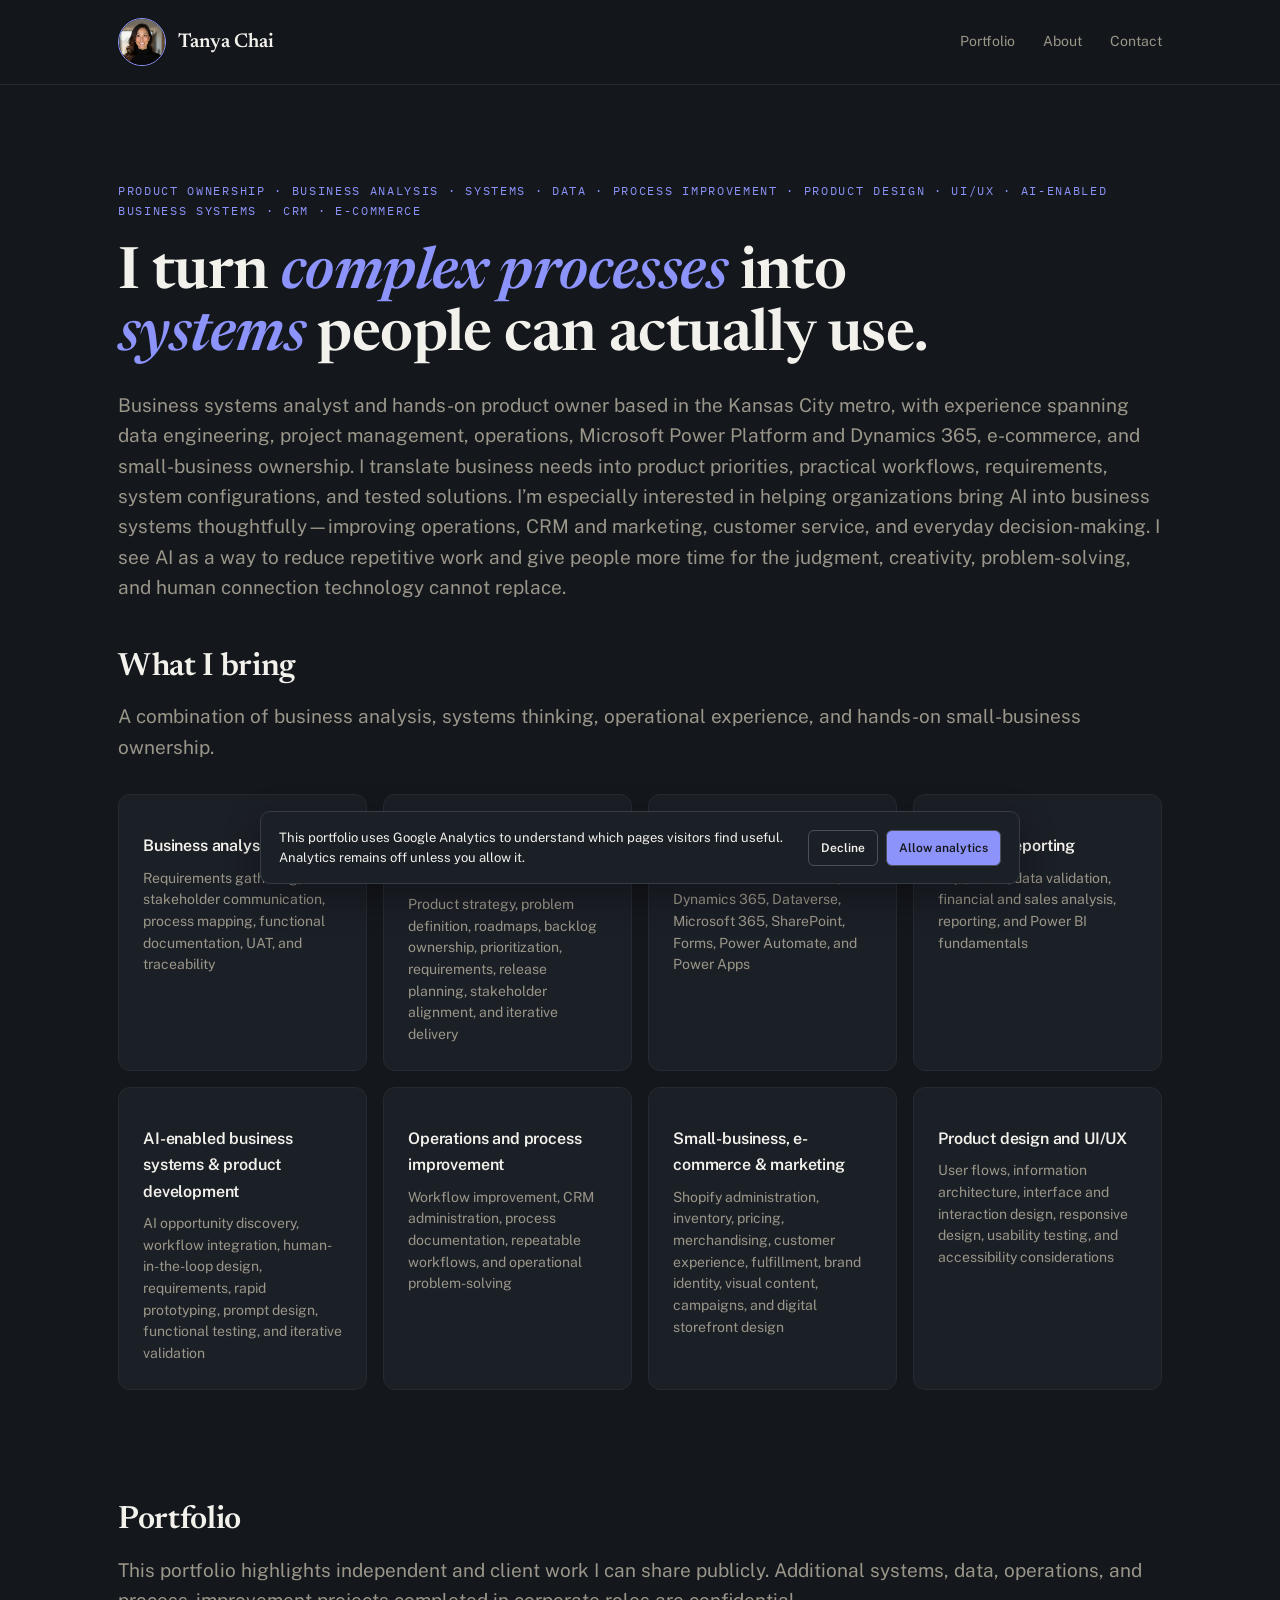
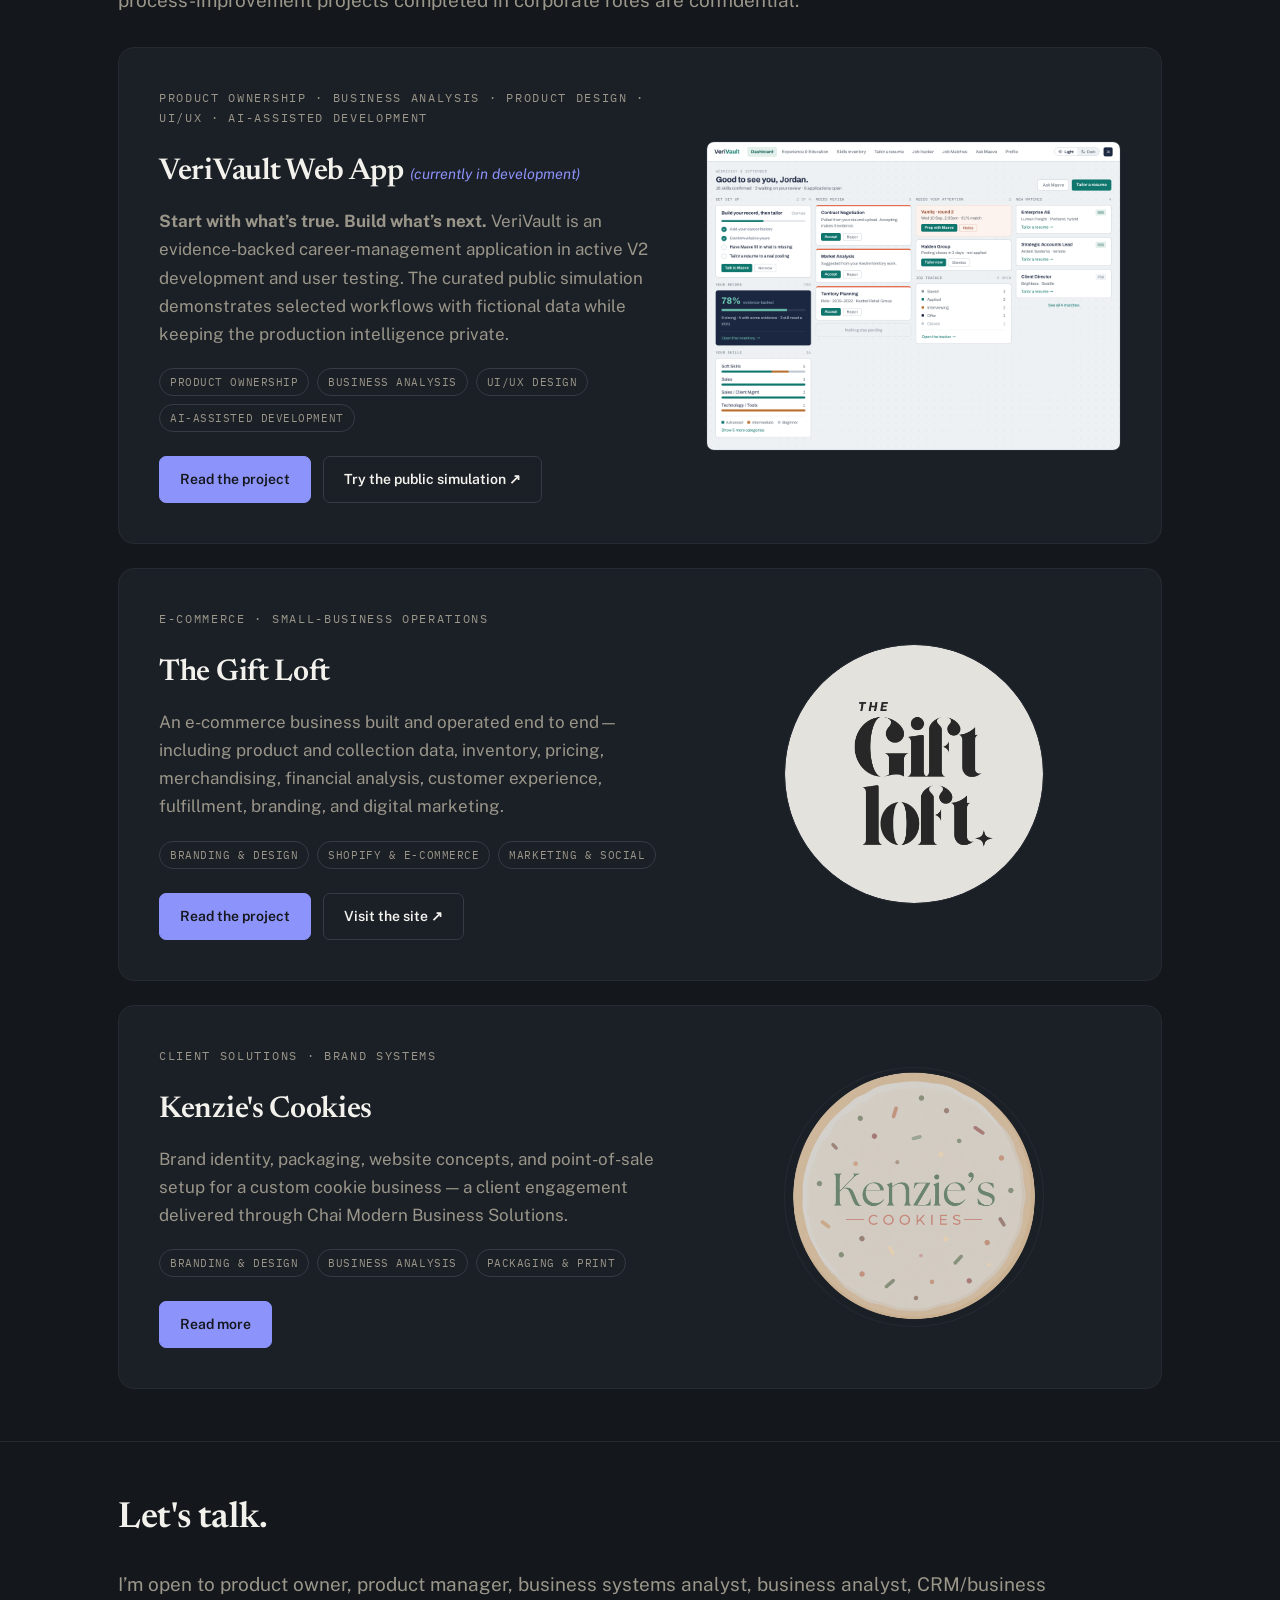
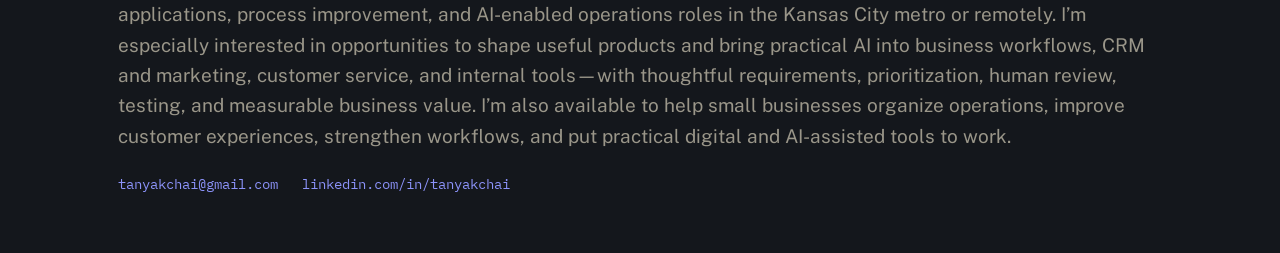
<file: index.html>
<!DOCTYPE html>
<html lang="en">
<head>
<script defer src="/analytics.js"></script>
<meta charset="UTF-8">
<meta name="viewport" content="width=device-width, initial-scale=1.0">
<link rel="icon" href="/favicon.svg" type="image/svg+xml">
<link rel="apple-touch-icon" href="/favicon-180.png">
<title>Tanya Chai — Portfolio</title>
<meta name="description" content="Product ownership, business analysis, business systems, and practical, human-centered AI adoption. Portfolio of Tanya Chai.">
<link rel="canonical" href="https://tanyakchai.github.io/">
<meta property="og:type" content="website">
<meta property="og:site_name" content="Tanya Chai — Portfolio">
<meta property="og:title" content="Tanya Chai — Business Systems Analyst">
<meta property="og:description" content="I turn complex processes into systems people can actually use.">
<meta property="og:url" content="https://tanyakchai.github.io/">
<meta property="og:image" content="https://tanyakchai.github.io/assets/portfolio-link-preview.png">
<meta property="og:image:secure_url" content="https://tanyakchai.github.io/assets/portfolio-link-preview.png">
<meta property="og:image:type" content="image/png">
<meta property="og:image:width" content="1646">
<meta property="og:image:height" content="956">
<meta property="og:image:alt" content="Tanya Chai, Business Systems Analyst — I turn complex processes into systems people can actually use.">
<meta name="twitter:card" content="summary_large_image">
<meta name="twitter:title" content="Tanya Chai — Business Systems Analyst">
<meta name="twitter:description" content="I turn complex processes into systems people can actually use.">
<meta name="twitter:image" content="https://tanyakchai.github.io/assets/portfolio-link-preview.png">
<meta name="twitter:image:alt" content="Tanya Chai, Business Systems Analyst — I turn complex processes into systems people can actually use.">
<meta name="color-scheme" content="dark">
<link rel="preconnect" href="https://fonts.googleapis.com">
<link href="https://fonts.googleapis.com/css2?family=Newsreader:ital,wght@0,500;0,600;1,500&family=Public+Sans:wght@400;500;600&family=IBM+Plex+Mono:wght@400;500&display=swap" rel="stylesheet">
<style>
/* ===================================================================
   Tanya Chai — Portfolio design system
   Palette:  ink #14171C · raised #1B1F26 · paper #F2F1EC
             muted #9A9689 · accent #8C93FA · line #262A32
   Type:     Newsreader (display) · Public Sans (body) · IBM Plex Mono (data)
   Signature: the "stamp" — a rotated, hand-stamped credential mark used
              to state status (Shipped / In progress / Verified) — because
              the throughline of this work is not claiming something is
              done until it's proven to be.
=================================================================== */

:root{
  color-scheme: dark;
  --ink:#14171C;
  --ink-raised:#1B1F26;
  --paper:#F2F1EC;
  --muted:#9A9689;
  --muted-dim:#6B6860;
  --accent:#8C93FA;
  --accent-dim:rgba(140,147,250,0.16);
  --line:#262A32;
  --line-strong:#363B45;
  --radius:10px;
  --font-display:'Newsreader', Georgia, serif;
  --font-body:'Public Sans', -apple-system, sans-serif;
  --font-mono:'IBM Plex Mono', ui-monospace, monospace;
  --max:1100px;
}

*{box-sizing:border-box;}
html{scroll-behavior:smooth; background:var(--ink) !important;}
@media (prefers-reduced-motion: reduce){ html{scroll-behavior:auto;} *{animation:none !important; transition:none !important;} }

body{
  margin:0;
  min-height:100vh;
  background:var(--ink) !important;
  color:var(--paper);
  font-family:var(--font-body);
  font-size:17px;
  line-height:1.65;
  -webkit-font-smoothing:antialiased;
}

a{color:inherit;}
img{max-width:100%; display:block;}

.wrap{max-width:var(--max); margin:0 auto; padding:0 28px;}

/* ---------- Type ---------- */
h1,h2,h3{font-family:var(--font-display); font-weight:600; margin:0; letter-spacing:-0.01em;}
.eyebrow{
  font-family:var(--font-mono); font-size:12px; letter-spacing:0.14em; text-transform:uppercase;
  color:var(--accent); margin:0 0 14px;
}
.lede{color:var(--muted); font-size:19px; line-height:1.6; max-width:640px;}
.mono{font-family:var(--font-mono);}

/* ---------- Nav ---------- */
header.site{
  position:sticky; top:0; z-index:20;
  background:rgba(20,23,28,0.88); backdrop-filter:blur(6px);
  border-bottom:1px solid var(--line);
}
header.site .wrap{display:flex; align-items:center; justify-content:space-between; padding-top:18px; padding-bottom:18px;}
.wordmark{display:flex; align-items:center; gap:12px; color:var(--paper); text-decoration:none;}
.site-avatar{width:48px; height:48px; border-radius:50%; border:1.5px solid var(--accent); object-fit:cover; object-position:50% 42%;}
.site-name{font-family:var(--font-display); font-size:20px; font-weight:600; line-height:1;}
nav.primary{display:flex; gap:28px; font-size:14px;}
nav.primary a{text-decoration:none; color:var(--muted);}
nav.primary a:hover, nav.primary a:focus-visible{color:var(--paper);}

/* ---------- Hero ---------- */
.hero{padding:96px 0 18px;}
.hero .eyebrow{margin-bottom:22px;}
.hero .hero-keywords{color:var(--accent);}
.hero .lede{margin-bottom:0;}
.hero + section{padding-top:20px;}
.hero-intro{display:flex; align-items:center; gap:16px; margin-bottom:32px;}
.avatar{
  width:68px; height:68px; border-radius:50%; flex-shrink:0; position:relative;
  border:2px solid var(--accent); overflow:hidden; background:var(--ink-raised);
}
.avatar img{width:100%; height:100%; object-fit:cover; display:block;}
.avatar-fallback{
  display:none; position:absolute; inset:0; align-items:center; justify-content:center;
  font-family:var(--font-display); font-weight:600; font-size:23px; color:var(--accent);
}
.avatar.no-photo img{display:none;}
.avatar.no-photo .avatar-fallback{display:flex;}
.intro-name{font-family:var(--font-display); font-size:23px; font-weight:600; margin:0;}
.hero h1{font-size:clamp(34px, 5.4vw, 58px); line-height:1.08; max-width:820px; margin-bottom:22px;}
.hero h1 em{color:var(--accent); font-style:italic;}
.project-status{font-family:var(--font-body); font-size:.48em; font-weight:400; color:var(--accent); font-style:italic; letter-spacing:0; white-space:nowrap;}

/* ---------- Stamp (signature element) ---------- */
.stamp{
  display:inline-flex; align-items:center; gap:7px;
  font-family:var(--font-mono); font-size:11px; letter-spacing:0.1em; text-transform:uppercase;
  border:1px solid var(--accent); color:var(--accent);
  padding:5px 11px; border-radius:3px;
  transform:rotate(-2deg);
  background:var(--accent-dim);
}
.stamp.dim{border-color:var(--line-strong); color:var(--muted); background:transparent; transform:rotate(1.4deg);}
.stamp::before{content:"";}

/* ---------- Sections ---------- */
section{padding:52px 0;}
.section-head{display:flex; align-items:baseline; justify-content:space-between; gap:20px; margin-bottom:32px; flex-wrap:wrap;}
.section-head h2{font-size:clamp(24px,3vw,32px);}

hr.rule{border:none; border-top:1px solid var(--line); margin:0;}

/* ---------- Featured project card ---------- */
.feature{
  display:grid; grid-template-columns:1.1fr 0.9fr; gap:40px;
  background:var(--ink-raised); border:1px solid var(--line);
  border-radius:16px; padding:40px; align-items:center;
}
.feature img{border-radius:8px; border:1px solid var(--line);}
.feature h3{font-size:clamp(24px,3vw,30px); margin-bottom:10px;}
.feature p{color:var(--muted); margin:0 0 20px;}
.tags{display:flex; flex-wrap:wrap; gap:8px; margin-bottom:24px;}
.tag{
  font-family:var(--font-mono); font-size:11px; letter-spacing:0.05em; text-transform:uppercase;
  border:1px solid var(--line-strong); color:var(--muted); padding:4px 10px; border-radius:20px;
}

/* ---------- Buttons ---------- */
.btn{
  display:inline-flex; align-items:center; gap:8px;
  font-family:var(--font-body); font-size:14px; font-weight:600;
  padding:11px 20px; border-radius:7px; text-decoration:none;
  border:1px solid var(--accent); color:var(--ink); background:var(--accent);
  transition:transform 0.15s ease, background 0.15s ease;
}
.btn:hover, .btn:focus-visible{background:#A6ACFC; transform:translateY(-1px);}
.btn.ghost{background:transparent; color:var(--paper); border-color:var(--line-strong);}
.btn.ghost:hover, .btn.ghost:focus-visible{border-color:var(--accent); color:var(--accent); background:transparent;}
.btn-row{display:flex; gap:12px; flex-wrap:wrap;}

/* ---------- Category grid ---------- */
.cat-grid{display:grid; grid-template-columns:repeat(auto-fit, minmax(220px,1fr)); gap:16px;}
.cat-card{
  display:block; text-decoration:none; color:inherit;
  border:1px solid var(--line); border-radius:12px; padding:24px;
  background:var(--ink-raised); transition:border-color 0.15s ease, transform 0.15s ease;
}
a.cat-card:hover, a.cat-card:focus-visible{border-color:var(--accent); transform:translateY(-2px);}
.cat-card.empty{opacity:0.55; cursor:default;}
.cat-card h3{font-family:var(--font-body); font-weight:600; font-size:16px; margin:14px 0 4px;}
.cat-card .count{font-family:var(--font-mono); font-size:12px; color:var(--muted-dim);}
.cat-card .capability-text{margin:8px 0 0; color:var(--muted); font-size:14px; line-height:1.55;}
.cat-icon{font-size:22px; color:var(--accent);}

/* ---------- Footer ---------- */
footer.site{border-top:1px solid var(--line); padding:48px 0 56px; margin-top:0;}
footer.site h2{font-size:clamp(26px,3.4vw,36px); margin-bottom:14px;}
.contact-row{display:flex; gap:24px; flex-wrap:wrap; margin-top:22px; font-family:var(--font-mono); font-size:14px;}
.contact-row a{text-decoration:none; color:var(--accent); border-bottom:1px solid transparent;}
.contact-row a:hover, .contact-row a:focus-visible{color:var(--accent); border-color:var(--accent);}
.fineprint{color:var(--muted-dim); font-size:12px; margin-top:40px;}

/* ---------- Reveal-on-scroll ---------- */
.reveal{opacity:0; transform:translateY(14px); transition:opacity 0.5s ease, transform 0.5s ease;}
.reveal.in{opacity:1; transform:none;}

/* ---------- Case study page ---------- */
.case-header{padding:44px 0 20px;}
.case-header + .case-body{padding-top:36px;}
.back-link{font-family:var(--font-mono); font-size:12px; letter-spacing:0.05em; text-transform:uppercase; color:var(--muted); text-decoration:none;}
.back-link:hover, .back-link:focus-visible{color:var(--accent);}
.meta-row{display:flex; flex-direction:column; gap:18px; margin-top:28px; padding-top:24px; border-top:1px solid var(--line);}
.meta-item .eyebrow{margin-bottom:6px;}
.meta-item p{margin:0; font-size:15px;}
.case-body h2{font-size:24px; margin-bottom:16px;}
.case-body p{color:var(--paper); max-width:720px;}
.case-body p.muted{color:var(--muted);}
.decision{margin-bottom:28px;}
.decision .eyebrow{margin-bottom:8px;}
.artifact-list{display:grid; grid-template-columns:repeat(auto-fit, minmax(240px,1fr)); gap:14px; margin-top:20px;}
.artifact{
  border:1px solid var(--line); border-radius:10px; padding:18px 20px;
  text-decoration:none; color:var(--paper); background:var(--ink-raised);
  transition:border-color 0.15s ease;
}
.artifact:hover, .artifact:focus-visible{border-color:var(--accent);}
.artifact .kind{font-family:var(--font-mono); font-size:11px; color:var(--muted-dim); text-transform:uppercase; letter-spacing:0.06em;}
.artifact .name{font-weight:600; margin-top:6px; font-size:15px;}

/* ---------- In-site document viewer ---------- */
.pdf-embed-wrap{width:100%; height:85vh; border-top:1px solid var(--line); border-bottom:1px solid var(--line); background:#525659;}
.pdf-embed-wrap iframe{width:100%; height:100%; border:none; display:block;}

/* ---------- Screenshot / asset frames (with graceful placeholder fallback) ---------- */
.shot-frame{
  border-radius:10px; border:1px solid var(--line); overflow:hidden;
  background:var(--ink-raised); position:relative; margin-top:20px;
}
.shot-frame img{width:100%; display:block;}
.shot-fallback{
  display:none; align-items:center; justify-content:center; min-height:260px;
  color:var(--muted-dim); font-family:var(--font-mono); font-size:12px;
  text-align:center; padding:20px; line-height:1.6;
}
.shot-frame video{width:100%; display:block; background:#000;}
.shot-frame.no-shot img{display:none;}
.shot-frame.no-shot video{display:none;}
.shot-frame.no-shot .shot-fallback{display:flex;}

.logo-card{
  border-radius:10px; background:var(--paper); padding:48px;
  display:flex; align-items:center; justify-content:center;
  min-height:180px; margin-top:20px; position:relative;
}
.logo-card img{max-width:280px; max-height:120px; display:block;}
.logo-card .shot-fallback{color:var(--muted-dim); min-height:auto;}
.logo-card.no-shot img{display:none;}
.logo-card.no-shot .shot-fallback{display:flex;}

.logo-circle-frame{
  display:flex; align-items:center; justify-content:center;
  height:100%; min-height:220px;
}
.logo-circle-frame img{
  width:min(100%,260px); height:auto; aspect-ratio:1 / 1;
  border-radius:50%; display:block; object-fit:contain;
}
.logo-circle-frame .shot-fallback{color:var(--muted-dim); min-height:auto;}
.logo-circle-frame.no-shot img{display:none;}
.logo-circle-frame.no-shot .shot-fallback{display:flex;}

/* ---------- Focus ---------- */
a:focus-visible, button:focus-visible{outline:2px solid var(--accent); outline-offset:2px;}

/* ---------- Responsive ---------- */
@media (max-width:820px){
  .feature{grid-template-columns:1fr;}
  .hero{padding:64px 0 16px;}
  nav.primary{gap:18px;}
}
@media (max-width:560px){
  .wrap{padding:0 20px;}
  section{padding:40px 0;}
  .meta-row{gap:20px;}
  .site-avatar{width:42px; height:42px;}
  .site-name{font-size:17px;}
  header.site .wrap{padding-top:12px; padding-bottom:12px;}
  nav.primary{gap:12px; font-size:13px;}
}

</style>
</head>
<body style="background:#14171C; color:#F2F1EC;">

<header class="site">
  <div class="wrap">
    <a class="wordmark" href="index.html" aria-label="Tanya Chai — home">
      <img class="site-avatar" src="headshot.png" alt="">
      <span class="site-name">Tanya Chai</span>
    </a>
    <nav class="primary">
      <a href="#portfolio">Portfolio</a>
      <a href="about.html">About</a>
      <a href="#contact">Contact</a>
    </nav>
  </div>
</header>

<section class="hero">
  <div class="wrap">
    <p class="eyebrow hero-keywords">Product ownership · Business analysis · Systems · Data · Process improvement · Product design · UI/UX · AI-enabled business systems · CRM · E-commerce</p>
    <h1>I turn <em>complex processes</em> into <em>systems</em> people can actually use.</h1>
    <p class="lede" style="max-width:none;">Business systems analyst and hands-on product owner based in the Kansas City metro, with experience spanning data engineering, project management, operations, Microsoft Power Platform and Dynamics 365, e-commerce, and small-business ownership. I translate business needs into product priorities, practical workflows, requirements, system configurations, and tested solutions. I’m especially interested in helping organizations bring AI into business systems thoughtfully—improving operations, CRM and marketing, customer service, and everyday decision-making. I see AI as a way to reduce repetitive work and give people more time for the judgment, creativity, problem-solving, and human connection technology cannot replace.</p>
  </div>
</section>

<section>
  <div class="wrap">
    <div class="section-head reveal">
      <div>
        <h2>What I bring</h2>
        <p class="lede" style="margin:8px 0 0; max-width:none;">A combination of business analysis, systems thinking, operational experience, and hands-on small-business ownership.</p>
      </div>
    </div>
    <div class="cat-grid reveal">
      <div class="cat-card"><h3>Business analysis</h3><p class="capability-text">Requirements gathering, stakeholder communication, process mapping, functional documentation, UAT, and traceability</p></div>
      <div class="cat-card"><h3>Product ownership &amp; management</h3><p class="capability-text">Product strategy, problem definition, roadmaps, backlog ownership, prioritization, requirements, release planning, stakeholder alignment, and iterative delivery</p></div>
      <div class="cat-card"><h3>Business systems</h3><p class="capability-text">Microsoft Power Platform, Dynamics 365, Dataverse, Microsoft 365, SharePoint, Forms, Power Automate, and Power Apps</p></div>
      <div class="cat-card"><h3>Data and reporting</h3><p class="capability-text">SQL, Excel, data validation, financial and sales analysis, reporting, and Power BI fundamentals</p></div>
      <div class="cat-card"><h3>AI-enabled business systems &amp; product development</h3><p class="capability-text">AI opportunity discovery, workflow integration, human-in-the-loop design, requirements, rapid prototyping, prompt design, functional testing, and iterative validation</p></div>
      <div class="cat-card"><h3>Operations and process improvement</h3><p class="capability-text">Workflow improvement, CRM administration, process documentation, repeatable workflows, and operational problem-solving</p></div>
      <div class="cat-card"><h3>Small-business, e-commerce &amp; marketing</h3><p class="capability-text">Shopify administration, inventory, pricing, merchandising, customer experience, fulfillment, brand identity, visual content, campaigns, and digital storefront design</p></div>
      <div class="cat-card"><h3>Product design and UI/UX</h3><p class="capability-text">User flows, information architecture, interface and interaction design, responsive design, usability testing, and accessibility considerations</p></div>
    </div>
  </div>
</section>

<section id="portfolio">
  <div class="wrap">
    <div class="section-head reveal">
      <div>
        <h2>Portfolio</h2>
        <p class="lede" style="margin:8px 0 0; max-width:none;">This portfolio highlights independent and client work I can share publicly. Additional systems, data, operations, and process-improvement projects completed in corporate roles are confidential.</p>
      </div>
    </div>
    <div class="feature reveal">
      <div>
        <p class="eyebrow">Product ownership · Business analysis · Product design · UI/UX · AI-assisted development</p>
        <h3>VeriVault Web App <span class="project-status">(currently in development)</span></h3>
        <p><strong>Start with what’s true. Build what’s next.</strong> VeriVault is an evidence-backed career-management application in active V2 development and user testing. The curated public simulation demonstrates selected workflows with fictional data while keeping the production intelligence private.</p>
        <div class="tags">
          <span class="tag">Product ownership</span>
          <span class="tag">Business analysis</span>
          <span class="tag">UI/UX design</span>
          <span class="tag">AI-assisted development</span>
        </div>
        <div class="btn-row">
          <a class="btn" href="work/career-copilot/index.html">Read the project</a>
          <a class="btn ghost" href="work/career-copilot/prototype.html" target="_blank" rel="noopener noreferrer">Try the public simulation ↗</a>
        </div>
      </div>
      <img src="work/career-copilot/app-screenshot.png" alt="VeriVault V2 dashboard organizing setup, review items, job-search attention, and the evidence-backed career record">
    </div>

    <div class="feature reveal" style="margin-top:24px;">
      <div>
        <p class="eyebrow">E-commerce · Small-business operations</p>
        <h3>The Gift Loft</h3>
        <p>An e-commerce business built and operated end to end—including product and collection data, inventory, pricing, merchandising, financial analysis, customer experience, fulfillment, branding, and digital marketing.</p>
        <div class="tags">
          <span class="tag">Branding &amp; design</span>
          <span class="tag">Shopify &amp; e-commerce</span>
          <span class="tag">Marketing &amp; social</span>
        </div>
        <div class="btn-row">
          <a class="btn" href="work/the-gift-loft/index.html">Read the project</a>
          <a class="btn ghost" href="https://thegiftloftco.com" target="_blank" rel="noopener noreferrer">Visit the site ↗</a>
        </div>
      </div>
      <div class="logo-circle-frame" id="home-logo-frame">
        <img src="work/the-gift-loft/logo.png" alt="The Gift Loft logo" onerror="document.getElementById('home-logo-frame').classList.add('no-shot');">
        <div class="shot-fallback">Logo preview appears once you add logo.png</div>
      </div>
    </div>

    <div class="feature reveal" style="margin-top:24px;">
      <div>
        <p class="eyebrow">Client solutions · Brand systems</p>
        <h3>Kenzie's Cookies</h3>
        <p>Brand identity, packaging, website concepts, and point-of-sale setup for a custom cookie business — a client engagement delivered through Chai Modern Business Solutions.</p>
        <div class="tags">
          <span class="tag">Branding &amp; design</span>
          <span class="tag">Business analysis</span>
          <span class="tag">Packaging &amp; print</span>
        </div>
        <div class="btn-row">
          <a class="btn" href="work/kenzies-cookies/index.html">Read more</a>
        </div>
      </div>
      <div class="logo-circle-frame" id="home-logo-frame-kc">
        <img src="work/kenzies-cookies/logo-round.png" alt="Kenzie's Cookies logo" onerror="document.getElementById('home-logo-frame-kc').classList.add('no-shot');">
        <div class="shot-fallback">Logo preview appears once you add logo-round.png</div>
      </div>
    </div>
  </div>
</section>

<footer class="site" id="contact">
  <div class="wrap">
    <h2>Let's talk.</h2>
    <p class="lede" style="max-width:none;">I’m open to product owner, product manager, business systems analyst, business analyst, CRM/business applications, process improvement, and AI-enabled operations roles in the Kansas City metro or remotely. I’m especially interested in opportunities to shape useful products and bring practical AI into business workflows, CRM and marketing, customer service, and internal tools—with thoughtful requirements, prioritization, human review, testing, and measurable business value. I’m also available to help small businesses organize operations, improve customer experiences, strengthen workflows, and put practical digital and AI-assisted tools to work.</p>
    <div class="contact-row">
      <a href="mailto:tanyakchai@gmail.com">tanyakchai@gmail.com</a>
      <a href="https://www.linkedin.com/in/tanyakchai/">linkedin.com/in/tanyakchai</a>
    </div>
  </div>
</footer>

<script>
(function () {
  var prefersReduced = window.matchMedia("(prefers-reduced-motion: reduce)").matches;
  var targets = document.querySelectorAll(".reveal");
  if (prefersReduced || !("IntersectionObserver" in window)) {
    targets.forEach(function (el) { el.classList.add("in"); });
    return;
  }
  var io = new IntersectionObserver(
    function (entries) {
      entries.forEach(function (entry) {
        if (entry.isIntersecting) {
          entry.target.classList.add("in");
          io.unobserve(entry.target);
        }
      });
    },
    { threshold: 0.12 }
  );
  targets.forEach(function (el) { io.observe(el); });
})();

</script>
</body>
</html>
</file>
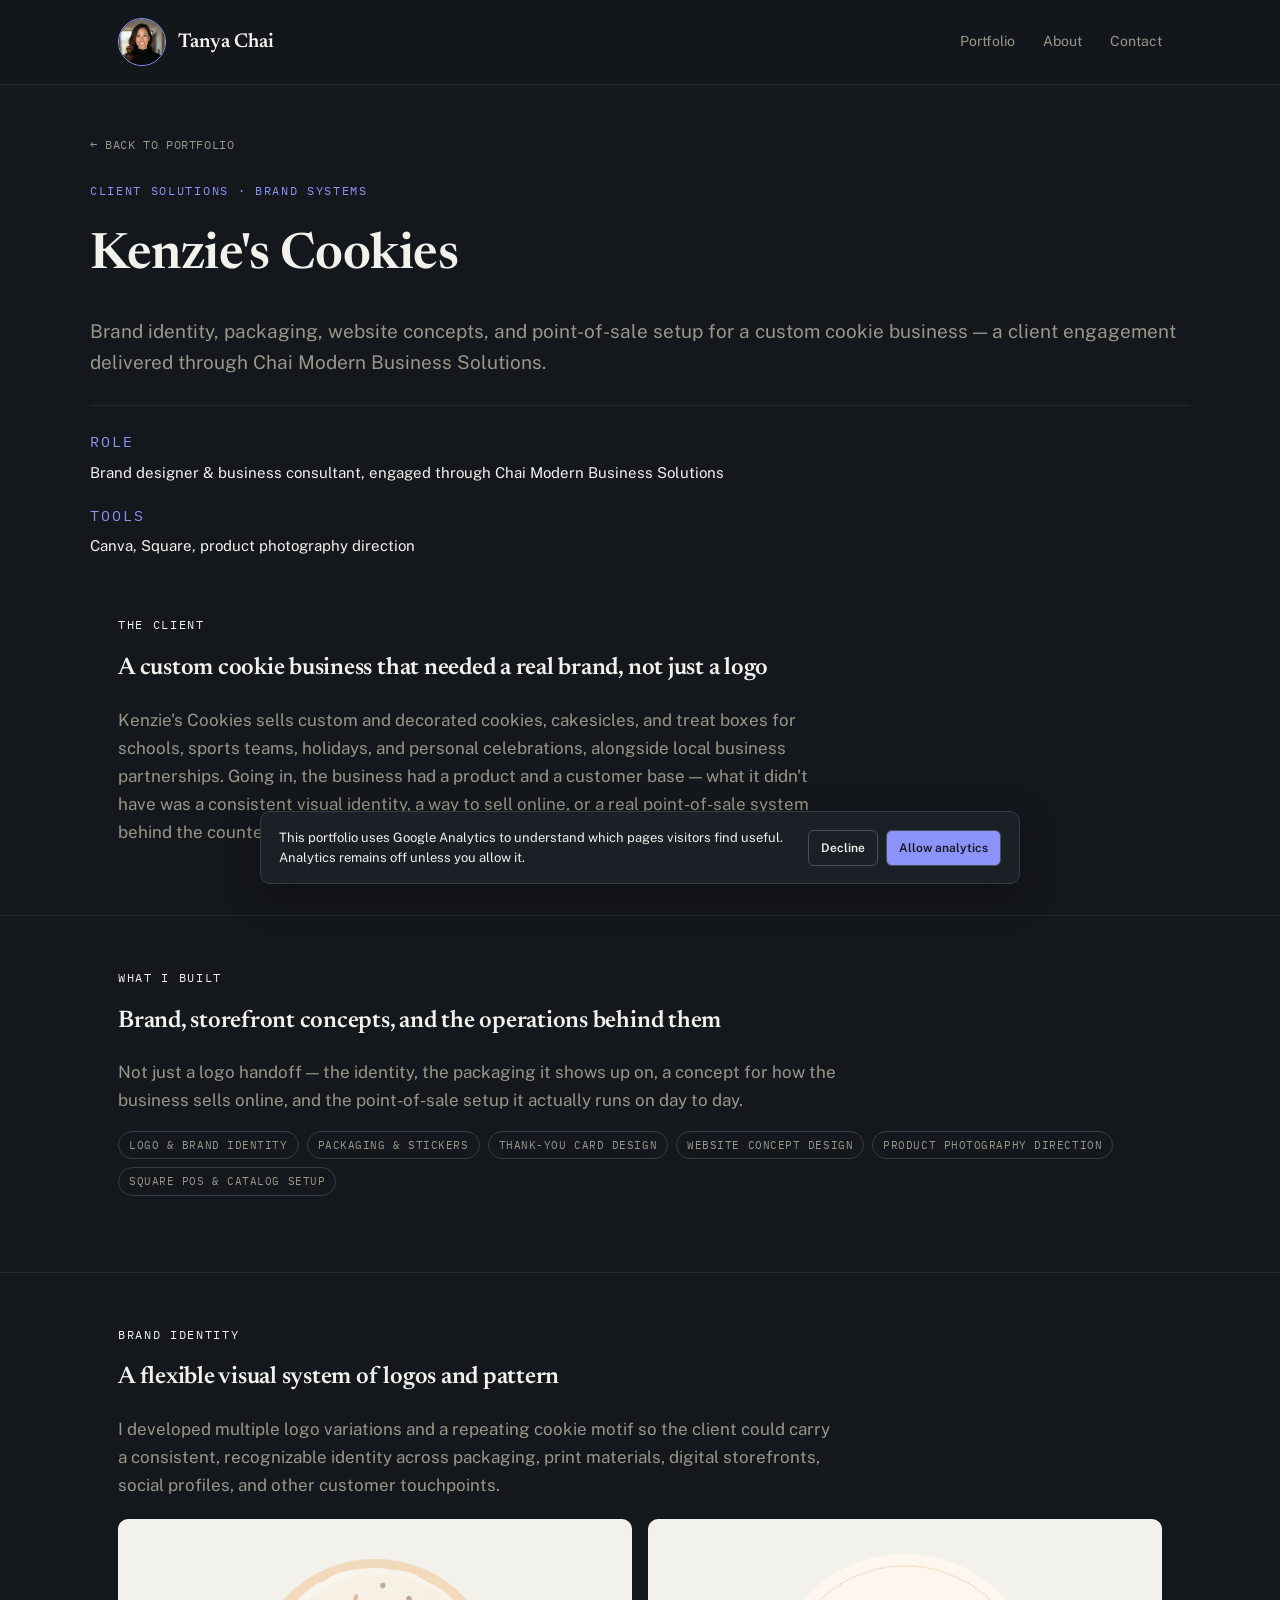
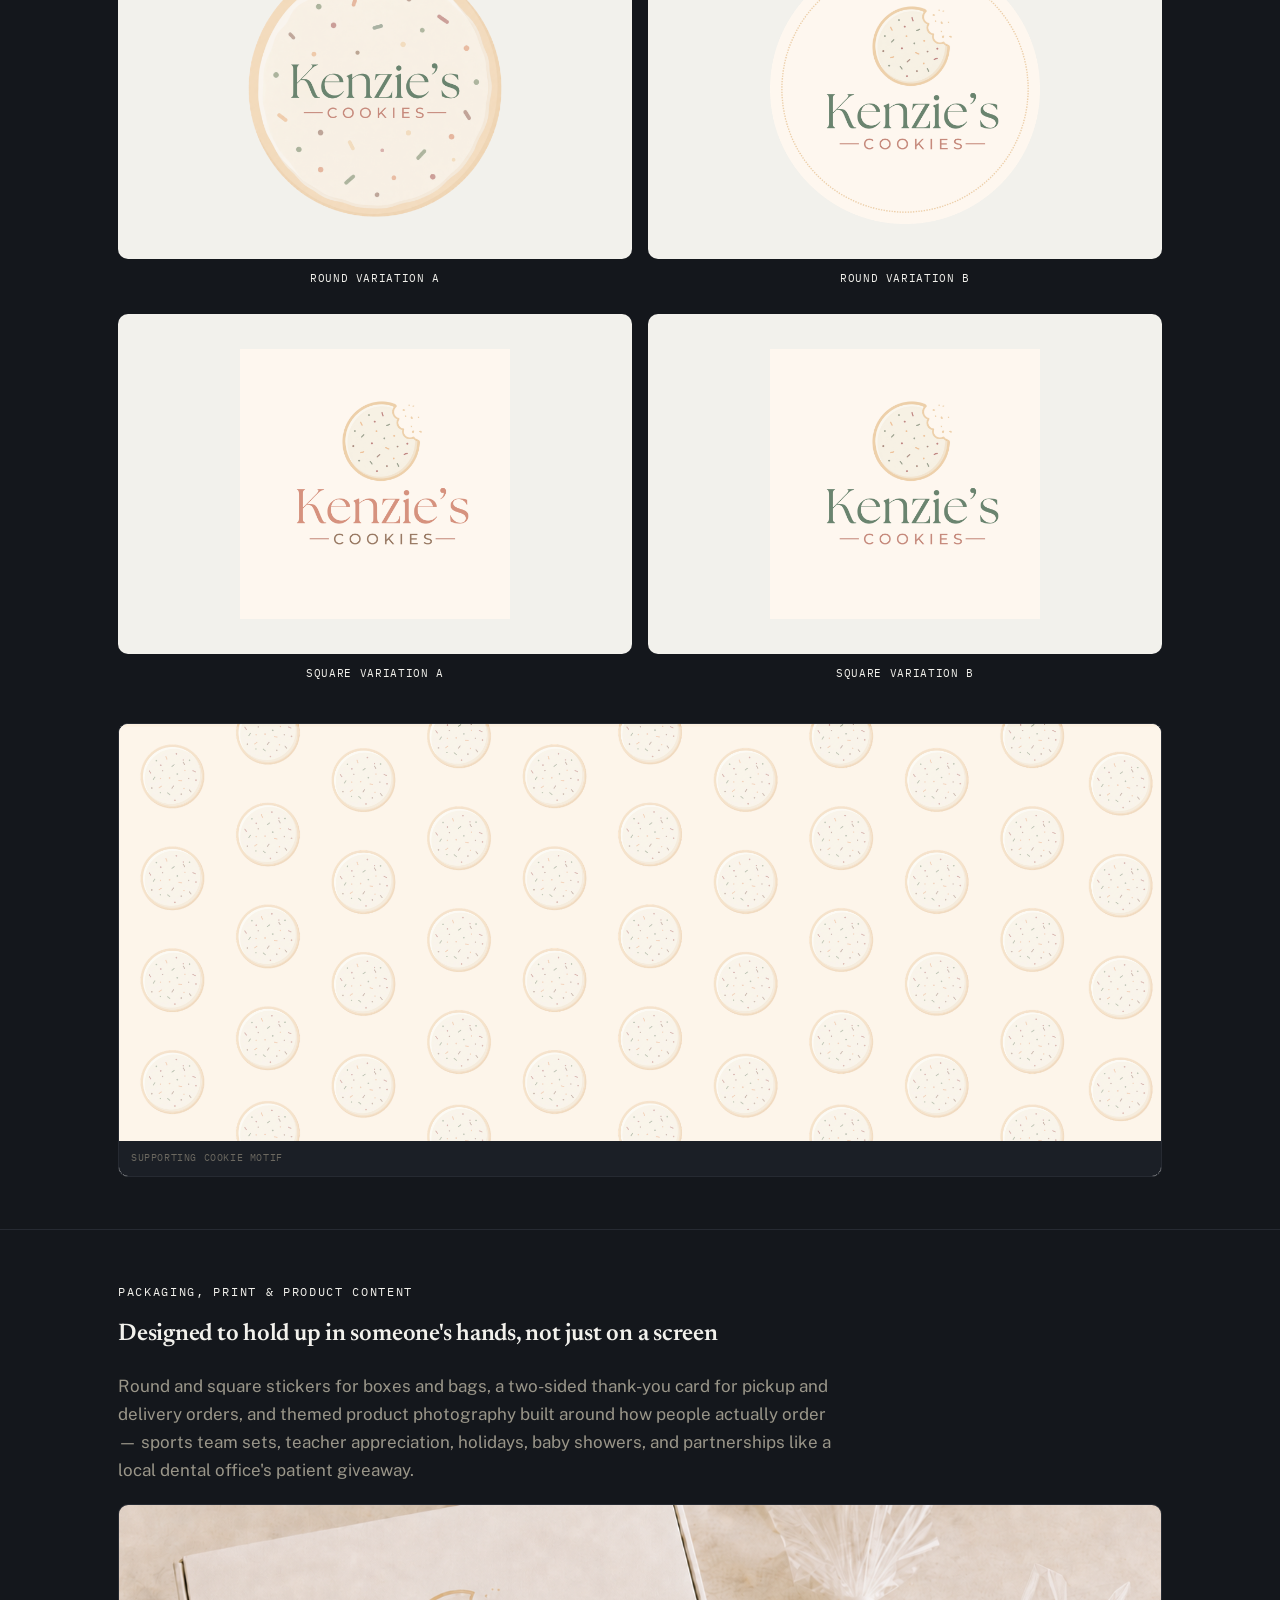
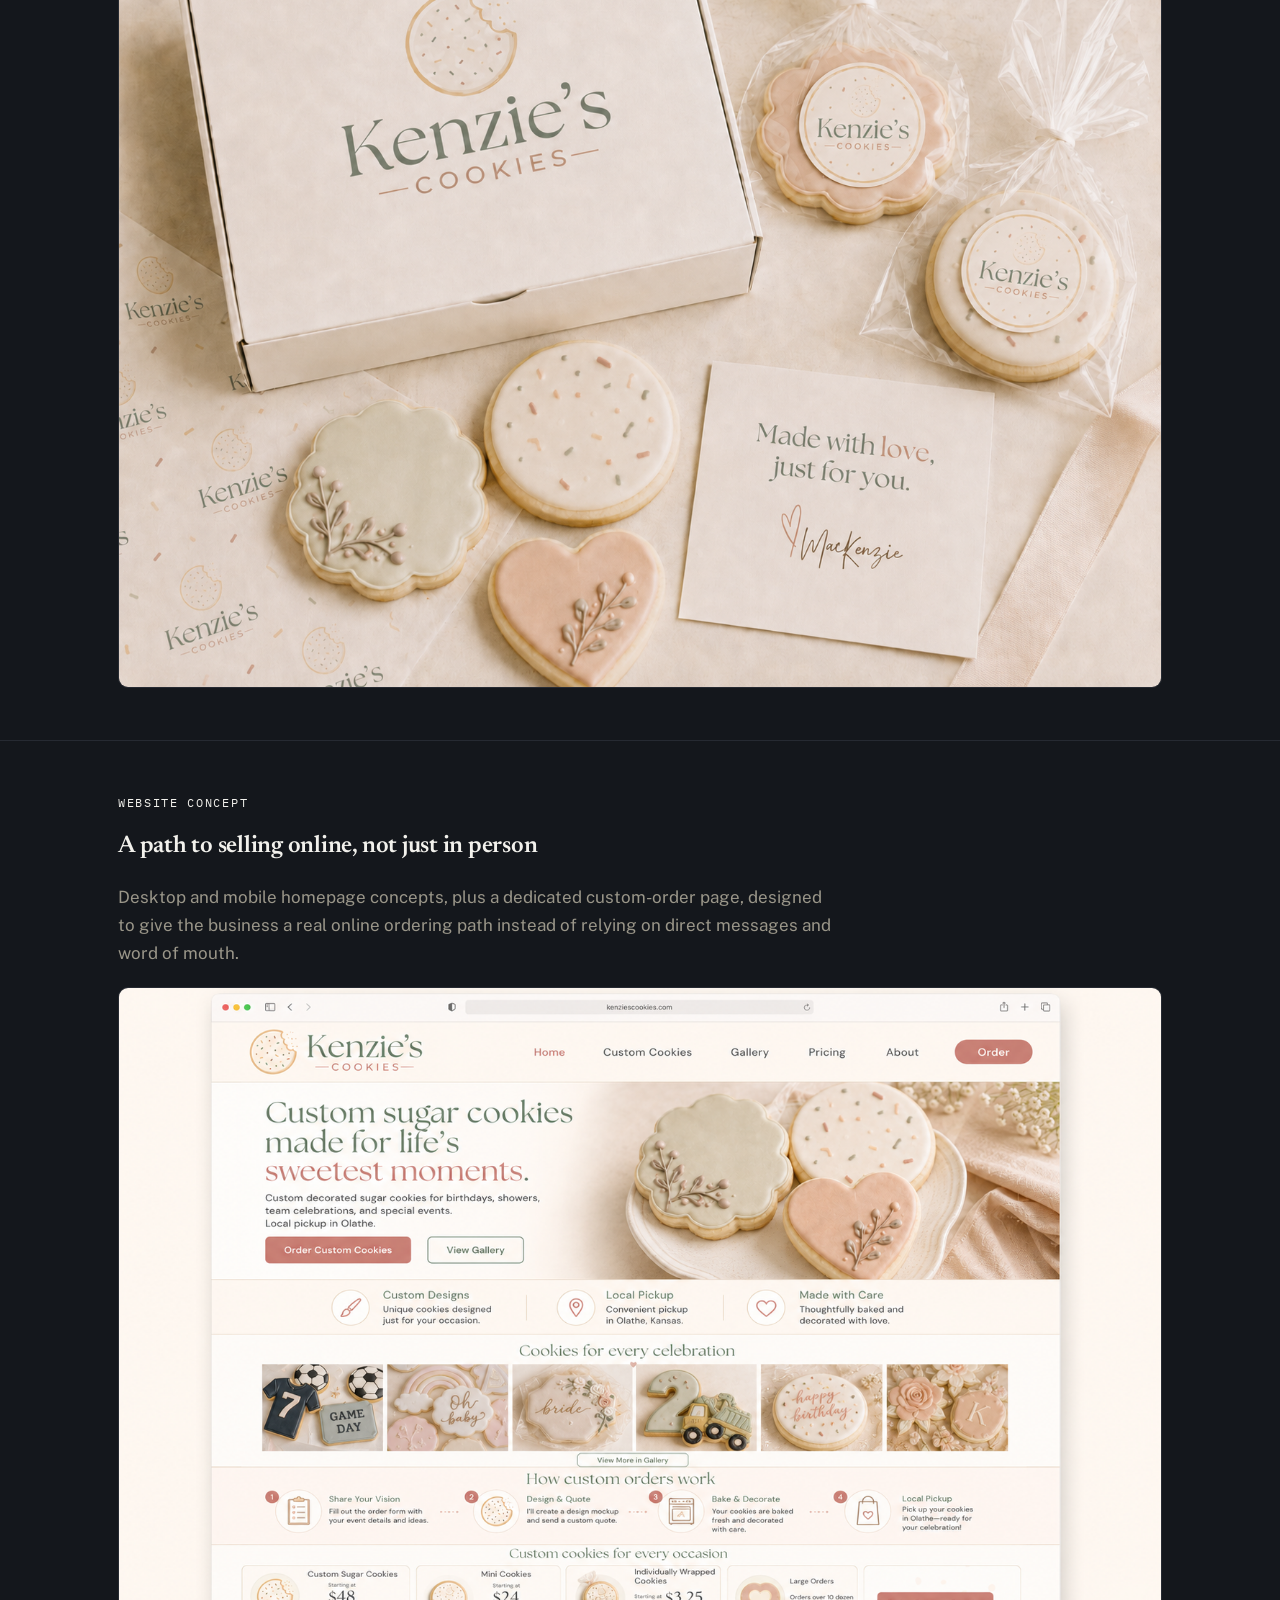
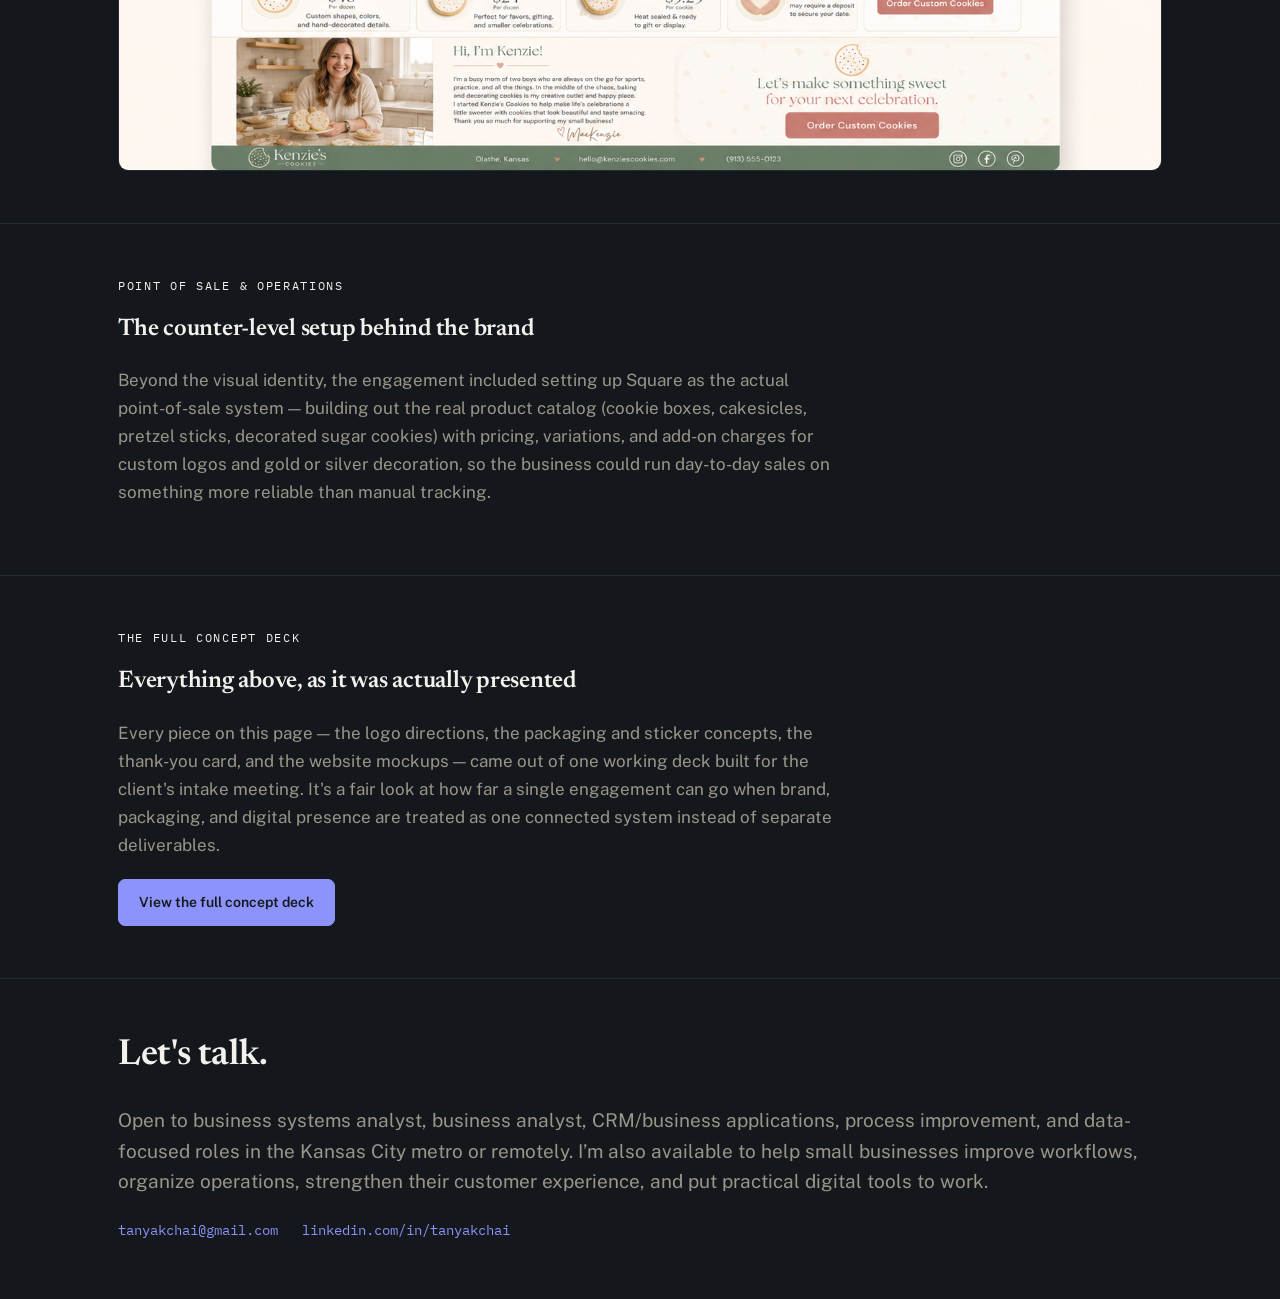
<file: work/kenzies-cookies/index.html>
<!DOCTYPE html>
<html lang="en">
<head>
<script defer src="/analytics.js"></script>
<meta charset="UTF-8">
<meta name="viewport" content="width=device-width, initial-scale=1.0">
<link rel="icon" href="/favicon.svg" type="image/svg+xml">
<link rel="apple-touch-icon" href="/favicon-180.png">
<title>Kenzie's Cookies — Tanya Chai</title>
<meta name="description" content="Brand identity, packaging, website concepts, and point-of-sale setup for a custom cookie business, delivered through Chai Modern Business Solutions.">
<meta name="color-scheme" content="dark">
<link rel="preconnect" href="https://fonts.googleapis.com">
<link href="https://fonts.googleapis.com/css2?family=Newsreader:ital,wght@0,500;0,600;1,500&family=Public+Sans:wght@400;500;600&family=IBM+Plex+Mono:wght@400;500&display=swap" rel="stylesheet">
<style>
/* ===================================================================
   Tanya Chai — Portfolio design system
   Palette:  ink #14171C · raised #1B1F26 · paper #F2F1EC
             muted #9A9689 · accent #8C93FA · line #262A32
   Type:     Newsreader (display) · Public Sans (body) · IBM Plex Mono (data)
   Signature: the "stamp" — a rotated, hand-stamped credential mark used
              to state status (Shipped / In progress / Verified) — because
              the throughline of this work is not claiming something is
              done until it's proven to be.
=================================================================== */

:root{
  color-scheme: dark;
  --ink:#14171C;
  --ink-raised:#1B1F26;
  --paper:#F2F1EC;
  --muted:#9A9689;
  --muted-dim:#6B6860;
  --accent:#8C93FA;
  --accent-dim:rgba(140,147,250,0.16);
  --line:#262A32;
  --line-strong:#363B45;
  --radius:10px;
  --font-display:'Newsreader', Georgia, serif;
  --font-body:'Public Sans', -apple-system, sans-serif;
  --font-mono:'IBM Plex Mono', ui-monospace, monospace;
  --max:1100px;
}

*{box-sizing:border-box;}
html{scroll-behavior:smooth; background:var(--ink) !important;}
@media (prefers-reduced-motion: reduce){ html{scroll-behavior:auto;} *{animation:none !important; transition:none !important;} }

body{
  margin:0;
  min-height:100vh;
  background:var(--ink) !important;
  color:var(--paper);
  font-family:var(--font-body);
  font-size:17px;
  line-height:1.65;
  -webkit-font-smoothing:antialiased;
}

a{color:inherit;}
img{max-width:100%; display:block;}

.wrap{max-width:var(--max); margin:0 auto; padding:0 28px;}

/* ---------- Type ---------- */
h1,h2,h3{font-family:var(--font-display); font-weight:600; margin:0; letter-spacing:-0.01em;}
.eyebrow{
  font-family:var(--font-mono); font-size:12px; letter-spacing:0.14em; text-transform:uppercase;
  color:var(--accent); margin:0 0 14px;
}
.lede{color:var(--muted); font-size:19px; line-height:1.6; max-width:640px;}
.mono{font-family:var(--font-mono);}

/* ---------- Nav ---------- */
header.site{
  position:sticky; top:0; z-index:20;
  background:rgba(20,23,28,0.88); backdrop-filter:blur(6px);
  border-bottom:1px solid var(--line);
}
header.site .wrap{display:flex; align-items:center; justify-content:space-between; padding-top:18px; padding-bottom:18px;}
.wordmark{
  display:flex; align-items:center; justify-content:center;
  width:40px; height:40px; border-radius:50%;
  border:1.5px solid var(--accent); color:var(--accent);
  font-family:var(--font-display); font-weight:600; font-size:14px; letter-spacing:0;
  text-decoration:none;
}
.wordmark{width:auto; height:auto; border:0; border-radius:0; gap:12px; color:var(--paper);}
.site-avatar{width:48px; height:48px; border-radius:50%; border:1.5px solid var(--accent); object-fit:cover; object-position:50% 42%;}
.site-name{font-family:var(--font-display); font-size:20px; font-weight:600; line-height:1;}
nav.primary{display:flex; gap:28px; font-size:14px;}
nav.primary a{text-decoration:none; color:var(--muted);}
nav.primary a:hover, nav.primary a:focus-visible{color:var(--paper);}

/* ---------- Hero ---------- */
.hero{padding:96px 0 36px;}
.hero-intro{display:flex; align-items:center; gap:16px; margin-bottom:32px;}
.avatar{
  width:68px; height:68px; border-radius:50%; flex-shrink:0; position:relative;
  border:2px solid var(--accent); overflow:hidden; background:var(--ink-raised);
}
.avatar img{width:100%; height:100%; object-fit:cover; display:block;}
.avatar-fallback{
  display:none; position:absolute; inset:0; align-items:center; justify-content:center;
  font-family:var(--font-display); font-weight:600; font-size:23px; color:var(--accent);
}
.avatar.no-photo img{display:none;}
.avatar.no-photo .avatar-fallback{display:flex;}
.intro-name{font-family:var(--font-display); font-size:23px; font-weight:600; margin:0;}
.hero h1{font-size:clamp(34px, 5.4vw, 58px); line-height:1.08; max-width:820px; margin-bottom:22px;}
.hero h1 em{color:var(--accent); font-style:italic;}

/* ---------- Stamp (signature element) ---------- */
.stamp{
  display:inline-flex; align-items:center; gap:7px;
  font-family:var(--font-mono); font-size:11px; letter-spacing:0.1em; text-transform:uppercase;
  border:1px solid var(--accent); color:var(--accent);
  padding:5px 11px; border-radius:3px;
  transform:rotate(-2deg);
  background:var(--accent-dim);
}
.stamp.dim{border-color:var(--line-strong); color:var(--muted); background:transparent; transform:rotate(1.4deg);}
.stamp::before{content:"";}

/* ---------- Sections ---------- */
section{padding:52px 0;}
#work{padding-top:16px;}
#work{padding-top:16px;}
.section-head{display:flex; align-items:baseline; justify-content:space-between; gap:20px; margin-bottom:32px; flex-wrap:wrap;}
.section-head h2{font-size:clamp(24px,3vw,32px);}

hr.rule{border:none; border-top:1px solid var(--line); margin:0;}

/* ---------- Featured project card ---------- */
.feature{
  display:grid; grid-template-columns:1.1fr 0.9fr; gap:40px;
  background:var(--ink-raised); border:1px solid var(--line);
  border-radius:16px; padding:40px; align-items:stretch;
}
.feature img{width:100%; height:100%; min-height:280px; object-fit:cover; border-radius:8px; border:1px solid var(--line);}
.feature h3{font-size:clamp(24px,3vw,30px); margin-bottom:10px;}
.feature p{color:var(--muted); margin:0 0 20px;}
.tags{display:flex; flex-wrap:wrap; gap:8px; margin-bottom:24px;}
.tag{
  font-family:var(--font-mono); font-size:11px; letter-spacing:0.05em; text-transform:uppercase;
  border:1px solid var(--line-strong); color:var(--muted); padding:4px 10px; border-radius:20px;
}

/* ---------- Buttons ---------- */
.btn{
  display:inline-flex; align-items:center; gap:8px;
  font-family:var(--font-body); font-size:14px; font-weight:600;
  padding:11px 20px; border-radius:7px; text-decoration:none;
  border:1px solid var(--accent); color:var(--ink); background:var(--accent);
  transition:transform 0.15s ease, background 0.15s ease;
}
.btn:hover, .btn:focus-visible{background:#A6ACFC; transform:translateY(-1px);}
.btn.ghost{background:transparent; color:var(--paper); border-color:var(--line-strong);}
.btn.ghost:hover, .btn.ghost:focus-visible{border-color:var(--accent); color:var(--accent); background:transparent;}
.btn-row{display:flex; gap:12px; flex-wrap:wrap;}

/* ---------- Category grid ---------- */
.cat-grid{display:grid; grid-template-columns:repeat(auto-fit, minmax(220px,1fr)); gap:16px;}
.cat-card{
  display:block; text-decoration:none; color:inherit;
  border:1px solid var(--line); border-radius:12px; padding:24px;
  background:var(--ink-raised); transition:border-color 0.15s ease, transform 0.15s ease;
}
a.cat-card:hover, a.cat-card:focus-visible{border-color:var(--accent); transform:translateY(-2px);}
.cat-card.empty{opacity:0.55; cursor:default;}
.cat-card h3{font-family:var(--font-body); font-weight:600; font-size:16px; margin:14px 0 4px;}
.cat-card .count{font-family:var(--font-mono); font-size:12px; color:var(--muted-dim);}
.cat-icon{font-size:22px; color:var(--accent);}

/* ---------- Footer ---------- */
footer.site{border-top:1px solid var(--line); padding:48px 0 56px; margin-top:0;}
footer.site h2{font-size:clamp(26px,3.4vw,36px); margin-bottom:14px;}
.contact-row{display:flex; gap:24px; flex-wrap:wrap; margin-top:22px; font-family:var(--font-mono); font-size:14px;}
.contact-row a{text-decoration:none; color:var(--accent); border-bottom:1px solid transparent;}
.contact-row a:hover, .contact-row a:focus-visible{color:var(--accent); border-color:var(--accent);}
.fineprint{color:var(--muted-dim); font-size:12px; margin-top:40px;}

/* ---------- Reveal-on-scroll ---------- */
.reveal{opacity:0; transform:translateY(14px); transition:opacity 0.5s ease, transform 0.5s ease;}
.reveal.in{opacity:1; transform:none;}

/* ---------- Case study page ---------- */
.case-header{padding:44px 0 20px;}
.case-header + .case-body{padding-top:36px;}
.back-link{font-family:var(--font-mono); font-size:12px; letter-spacing:0.05em; text-transform:uppercase; color:var(--muted); text-decoration:none;}
.back-link:hover, .back-link:focus-visible{color:var(--accent);}
.meta-row{display:flex; flex-direction:column; gap:18px; margin-top:28px; padding-top:24px; border-top:1px solid var(--line);}
.meta-item .eyebrow{margin-bottom:6px;}
.meta-item p{margin:0; font-size:15px;}
.case-body h2{font-size:24px; margin-bottom:16px;}
.case-body p{color:var(--paper); max-width:720px;}
.case-body p.muted{color:var(--muted);}
.decision{margin-bottom:28px;}
.decision .eyebrow{margin-bottom:8px;}
.artifact-list{display:grid; grid-template-columns:repeat(auto-fit, minmax(240px,1fr)); gap:14px; margin-top:20px;}
.artifact{
  border:1px solid var(--line); border-radius:10px; padding:18px 20px;
  text-decoration:none; color:var(--paper); background:var(--ink-raised);
  transition:border-color 0.15s ease;
}
.artifact:hover, .artifact:focus-visible{border-color:var(--accent);}
.artifact .kind{font-family:var(--font-mono); font-size:11px; color:var(--muted-dim); text-transform:uppercase; letter-spacing:0.06em;}
.artifact .name{font-weight:600; margin-top:6px; font-size:15px;}

/* ---------- In-site document viewer ---------- */
.pdf-embed-wrap{width:100%; height:85vh; border-top:1px solid var(--line); border-bottom:1px solid var(--line); background:#525659;}
.pdf-embed-wrap iframe{width:100%; height:100%; border:none; display:block;}

/* ---------- Screenshot / asset frames (with graceful placeholder fallback) ---------- */
.shot-frame{
  border-radius:10px; border:1px solid var(--line); overflow:hidden;
  background:var(--ink-raised); position:relative; margin-top:20px;
}
.shot-frame img{width:100%; display:block;}
.shot-fallback{
  display:none; align-items:center; justify-content:center; min-height:260px;
  color:var(--muted-dim); font-family:var(--font-mono); font-size:12px;
  text-align:center; padding:20px; line-height:1.6;
}
.shot-frame video{width:100%; display:block; background:#000;}
.shot-frame.no-shot img{display:none;}
.shot-frame.no-shot video{display:none;}
.shot-frame.no-shot .shot-fallback{display:flex;}

.logo-card{
  border-radius:10px; background:var(--paper); padding:48px;
  display:flex; align-items:center; justify-content:center;
  min-height:180px; margin-top:20px; position:relative;
}
.logo-card img{max-width:280px; max-height:120px; display:block;}
.logo-card .shot-fallback{color:var(--muted-dim); min-height:auto;}
.logo-card.no-shot img{display:none;}
.logo-card.no-shot .shot-fallback{display:flex;}

.logo-circle-frame{
  display:flex; align-items:center; justify-content:center;
  height:100%; min-height:220px;
}
.logo-circle-frame img{width:100%; max-width:260px; aspect-ratio:1/1; border-radius:50%; display:block; object-fit:cover;}
.logo-circle-frame .shot-fallback{color:var(--muted-dim); min-height:auto;}
.logo-circle-frame.no-shot img{display:none;}
.logo-circle-frame.no-shot .shot-fallback{display:flex;}

.brand-grid{display:grid; grid-template-columns:repeat(2, 1fr); gap:16px; margin-top:20px;}
.logo-card.plain img{max-width:100%; max-height:100%; width:100%; height:auto;}
.logo-card.plain{padding:0; overflow:hidden;}
.brand-grid .logo-card,.brand-grid .logo-card.plain{height:340px;min-height:340px;padding:30px;overflow:hidden}
.brand-grid .logo-card img,.brand-grid .logo-card.plain img{width:270px;height:270px;max-width:100%;max-height:100%;object-fit:contain}
.brand-caption{
  font-family:var(--font-mono); font-size:11px; letter-spacing:0.06em; text-transform:uppercase;
  color:var(--muted-dim); text-align:center; margin-top:10px;
}
.motif-banner{margin:30px 0 0;border:1px solid var(--line);border-radius:10px;overflow:hidden;background:var(--paper)}
.motif-banner img{width:100%;height:auto}.motif-banner figcaption{padding:9px 12px;background:var(--ink-raised);color:var(--muted-dim);font-family:var(--font-mono);font-size:10px;letter-spacing:.06em;text-transform:uppercase}
@media (max-width:640px){ .brand-grid{grid-template-columns:1fr;} }

/* ---------- Focus ---------- */
a:focus-visible, button:focus-visible{outline:2px solid var(--accent); outline-offset:2px;}

/* ---------- Responsive ---------- */
@media (max-width:820px){
  .feature{grid-template-columns:1fr;}
  .hero{padding:64px 0 48px;}
  nav.primary{gap:18px;}
}
@media (max-width:560px){
  .wrap{padding:0 20px;}
  section{padding:40px 0;}
  .meta-row{gap:20px;}
  .site-avatar{width:42px; height:42px;} .site-name{font-size:17px;} header.site .wrap{padding-top:12px; padding-bottom:12px;} nav.primary{gap:12px; font-size:13px;}
}

</style>
</head>
<body style="background:#14171C; color:#F2F1EC;">

<header class="site">
  <div class="wrap">
    <a class="wordmark" href="../../index.html" aria-label="Tanya Chai — home"><img class="site-avatar" src="../../headshot.png" alt=""><span class="site-name">Tanya Chai</span></a>
    <nav class="primary">
      <a href="../../index.html#portfolio">Portfolio</a>
      <a href="../../about.html">About</a>
      <a href="../../index.html#contact">Contact</a>
    </nav>
  </div>
</header>

<div class="wrap case-header">
  <a class="back-link" href="../../index.html#portfolio">← Back to portfolio</a>
  <p class="eyebrow" style="margin-top:24px;">Client solutions · Brand systems</p>
  <h1 style="font-size:clamp(32px,5vw,50px);">Kenzie's Cookies</h1>
  <p class="lede" style="max-width:none;">Brand identity, packaging, website concepts, and point-of-sale setup for a custom cookie business — a client engagement delivered through Chai Modern Business Solutions.</p>

  <div class="meta-row">
    <div class="meta-item">
      <p class="eyebrow">Role</p>
      <p>Brand designer &amp; business consultant, engaged through Chai Modern Business Solutions</p>
    </div>
    <div class="meta-item">
      <p class="eyebrow">Tools</p>
      <p>Canva, Square, product photography direction</p>
    </div>
  </div>
</div>

<section class="case-body">
  <div class="wrap">
    <p class="eyebrow">The client</p>
    <h2>A custom cookie business that needed a real brand, not just a logo</h2>
    <p class="muted">Kenzie's Cookies sells custom and decorated cookies, cakesicles, and treat boxes for schools, sports teams, holidays, and personal celebrations, alongside local business partnerships. Going in, the business had a product and a customer base — what it didn't have was a consistent visual identity, a way to sell online, or a real point-of-sale system behind the counter.</p>
  </div>
</section>

<hr class="rule">

<section class="case-body">
  <div class="wrap">
    <p class="eyebrow">What I built</p>
    <h2>Brand, storefront concepts, and the operations behind them</h2>
    <p class="muted">Not just a logo handoff — the identity, the packaging it shows up on, a concept for how the business sells online, and the point-of-sale setup it actually runs on day to day.</p>
    <div class="tags" style="margin-top:16px;">
      <span class="tag">Logo &amp; brand identity</span>
      <span class="tag">Packaging &amp; stickers</span>
      <span class="tag">Thank-you card design</span>
      <span class="tag">Website concept design</span>
      <span class="tag">Product photography direction</span>
      <span class="tag">Square POS &amp; catalog setup</span>
    </div>
  </div>
</section>

<hr class="rule">

<section class="case-body">
  <div class="wrap">
    <p class="eyebrow">Brand identity</p>
    <h2>A flexible visual system of logos and pattern</h2>
    <p class="muted">I developed multiple logo variations and a repeating cookie motif so the client could carry a consistent, recognizable identity across packaging, print materials, digital storefronts, social profiles, and other customer touchpoints.</p>
    <div class="brand-grid">
      <div>
        <div class="logo-card" id="logo-frame-round" style="margin-top:0;">
          <img src="logo-round.png" alt="Kenzie's Cookies round logo mark" onerror="document.getElementById('logo-frame-round').classList.add('no-shot');">
          <div class="shot-fallback">Add the round logo here (logo-round.png)</div>
        </div>
        <p class="brand-caption">Round Variation A</p>
      </div>
      <div>
        <div class="logo-card" id="logo-frame-round-secondary" style="margin-top:0;">
          <img src="logo-round-secondary.png" alt="Kenzie's Cookies alternate round logo" onerror="document.getElementById('logo-frame-round-secondary').classList.add('no-shot');">
          <div class="shot-fallback">Alternate round logo unavailable.</div>
        </div>
        <p class="brand-caption">Round Variation B</p>
      </div>
      <div>
        <div class="logo-card plain" id="logo-frame-orange" style="margin-top:0;">
          <img src="logo-square-orange.png" alt="Kenzie's Cookies square logo, warm colorway" onerror="document.getElementById('logo-frame-orange').classList.add('no-shot');">
          <div class="shot-fallback">Add the orange square logo here (logo-square-orange.png)</div>
        </div>
        <p class="brand-caption">Square variation A</p>
      </div>
      <div>
        <div class="logo-card plain" id="logo-frame-green" style="margin-top:0;">
          <img src="logo-square-green.png" alt="Kenzie's Cookies square logo, alternate colorway" onerror="document.getElementById('logo-frame-green').classList.add('no-shot');">
          <div class="shot-fallback">Add the green square logo here (logo-square-green.png)</div>
        </div>
        <p class="brand-caption">Square variation B</p>
      </div>
    </div>
    <figure class="motif-banner">
      <img src="cookie-motif.png" alt="Kenzie's Cookies repeating illustrated cookie motif">
      <figcaption>Supporting cookie motif</figcaption>
    </figure>
  </div>
</section>

<hr class="rule">

<section class="case-body">
  <div class="wrap">
    <p class="eyebrow">Packaging, print &amp; product content</p>
    <h2>Designed to hold up in someone's hands, not just on a screen</h2>
    <p class="muted">Round and square stickers for boxes and bags, a two-sided thank-you card for pickup and delivery orders, and themed product photography built around how people actually order — sports team sets, teacher appreciation, holidays, baby showers, and partnerships like a local dental office's patient giveaway.</p>
    <div class="shot-frame" id="packaging-frame">
      <img src="packaging.png" alt="Kenzie's Cookies branded packaging, cookies, tissue paper, and thank-you card" onerror="document.getElementById('packaging-frame').classList.add('no-shot');">
      <div class="shot-fallback">Packaging image unavailable.</div>
    </div>
  </div>
</section>

<hr class="rule">

<section class="case-body">
  <div class="wrap">
    <p class="eyebrow">Website concept</p>
    <h2>A path to selling online, not just in person</h2>
    <p class="muted">Desktop and mobile homepage concepts, plus a dedicated custom-order page, designed to give the business a real online ordering path instead of relying on direct messages and word of mouth.</p>
    <div class="shot-frame" id="website-frame">
      <img src="website-concept.png" alt="Kenzie's Cookies desktop website homepage concept" onerror="document.getElementById('website-frame').classList.add('no-shot');">
      <div class="shot-fallback">Website concept image unavailable.</div>
    </div>
  </div>
</section>

<hr class="rule">

<section class="case-body">
  <div class="wrap">
    <p class="eyebrow">Point of sale &amp; operations</p>
    <h2>The counter-level setup behind the brand</h2>
    <p class="muted">Beyond the visual identity, the engagement included setting up Square as the actual point-of-sale system — building out the real product catalog (cookie boxes, cakesicles, pretzel sticks, decorated sugar cookies) with pricing, variations, and add-on charges for custom logos and gold or silver decoration, so the business could run day-to-day sales on something more reliable than manual tracking.</p>
  </div>
</section>

<hr class="rule">

<section class="case-body">
  <div class="wrap">
    <p class="eyebrow">The full concept deck</p>
    <h2>Everything above, as it was actually presented</h2>
    <p class="muted">Every piece on this page — the logo directions, the packaging and sticker concepts, the thank-you card, and the website mockups — came out of one working deck built for the client's intake meeting. It's a fair look at how far a single engagement can go when brand, packaging, and digital presence are treated as one connected system instead of separate deliverables.</p>
    <div class="btn-row" style="margin-top:20px;">
      <a class="btn" href="branding-concepts.html">View the full concept deck</a>
    </div>
  </div>
</section>

<footer class="site" id="contact">

  <div class="wrap">
    <h2>Let's talk.</h2>
    <p class="lede" style="max-width:none;">Open to business systems analyst, business analyst, CRM/business applications, process improvement, and data-focused roles in the Kansas City metro or remotely. I’m also available to help small businesses improve workflows, organize operations, strengthen their customer experience, and put practical digital tools to work.</p>
    <div class="contact-row">
      <a href="mailto:tanyakchai@gmail.com">tanyakchai@gmail.com</a>
      <a href="https://www.linkedin.com/in/tanyakchai/">linkedin.com/in/tanyakchai</a>
    </div>
  </div>
</footer>

</body>
</html>
</file>
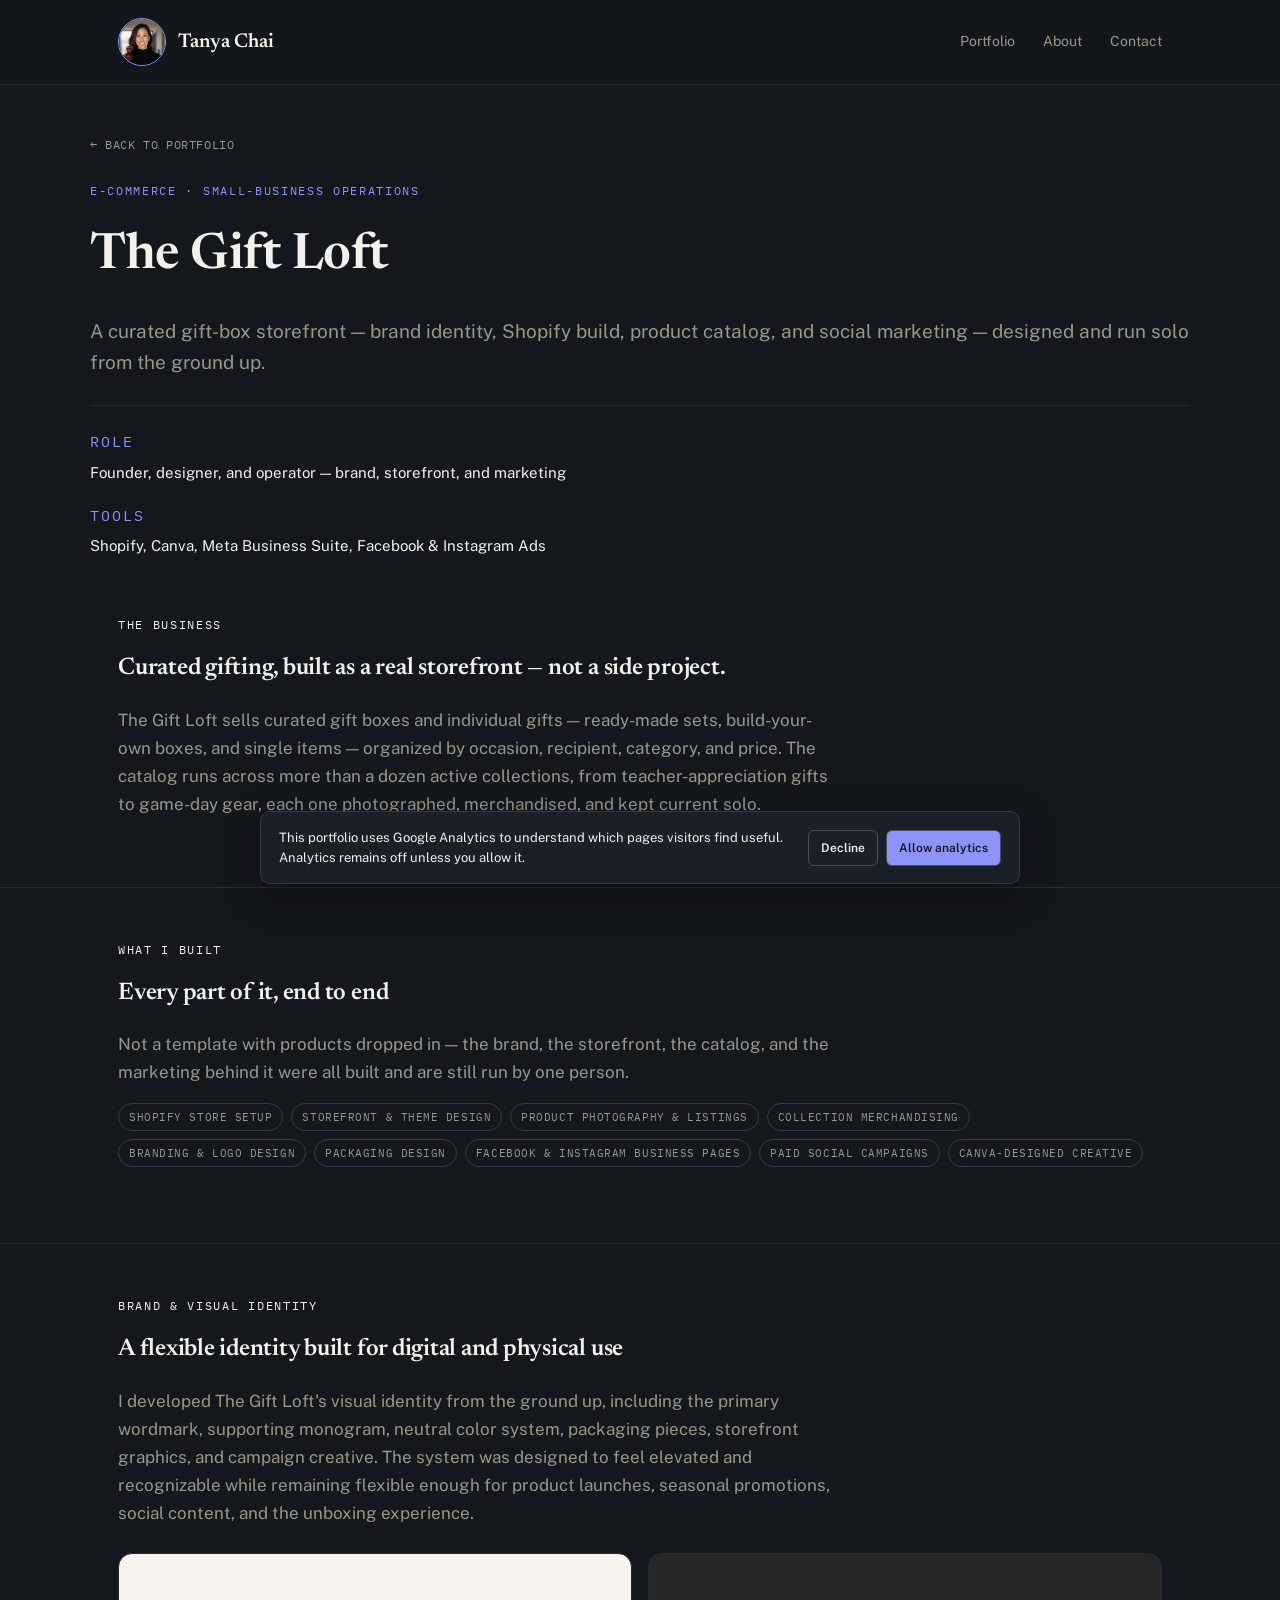
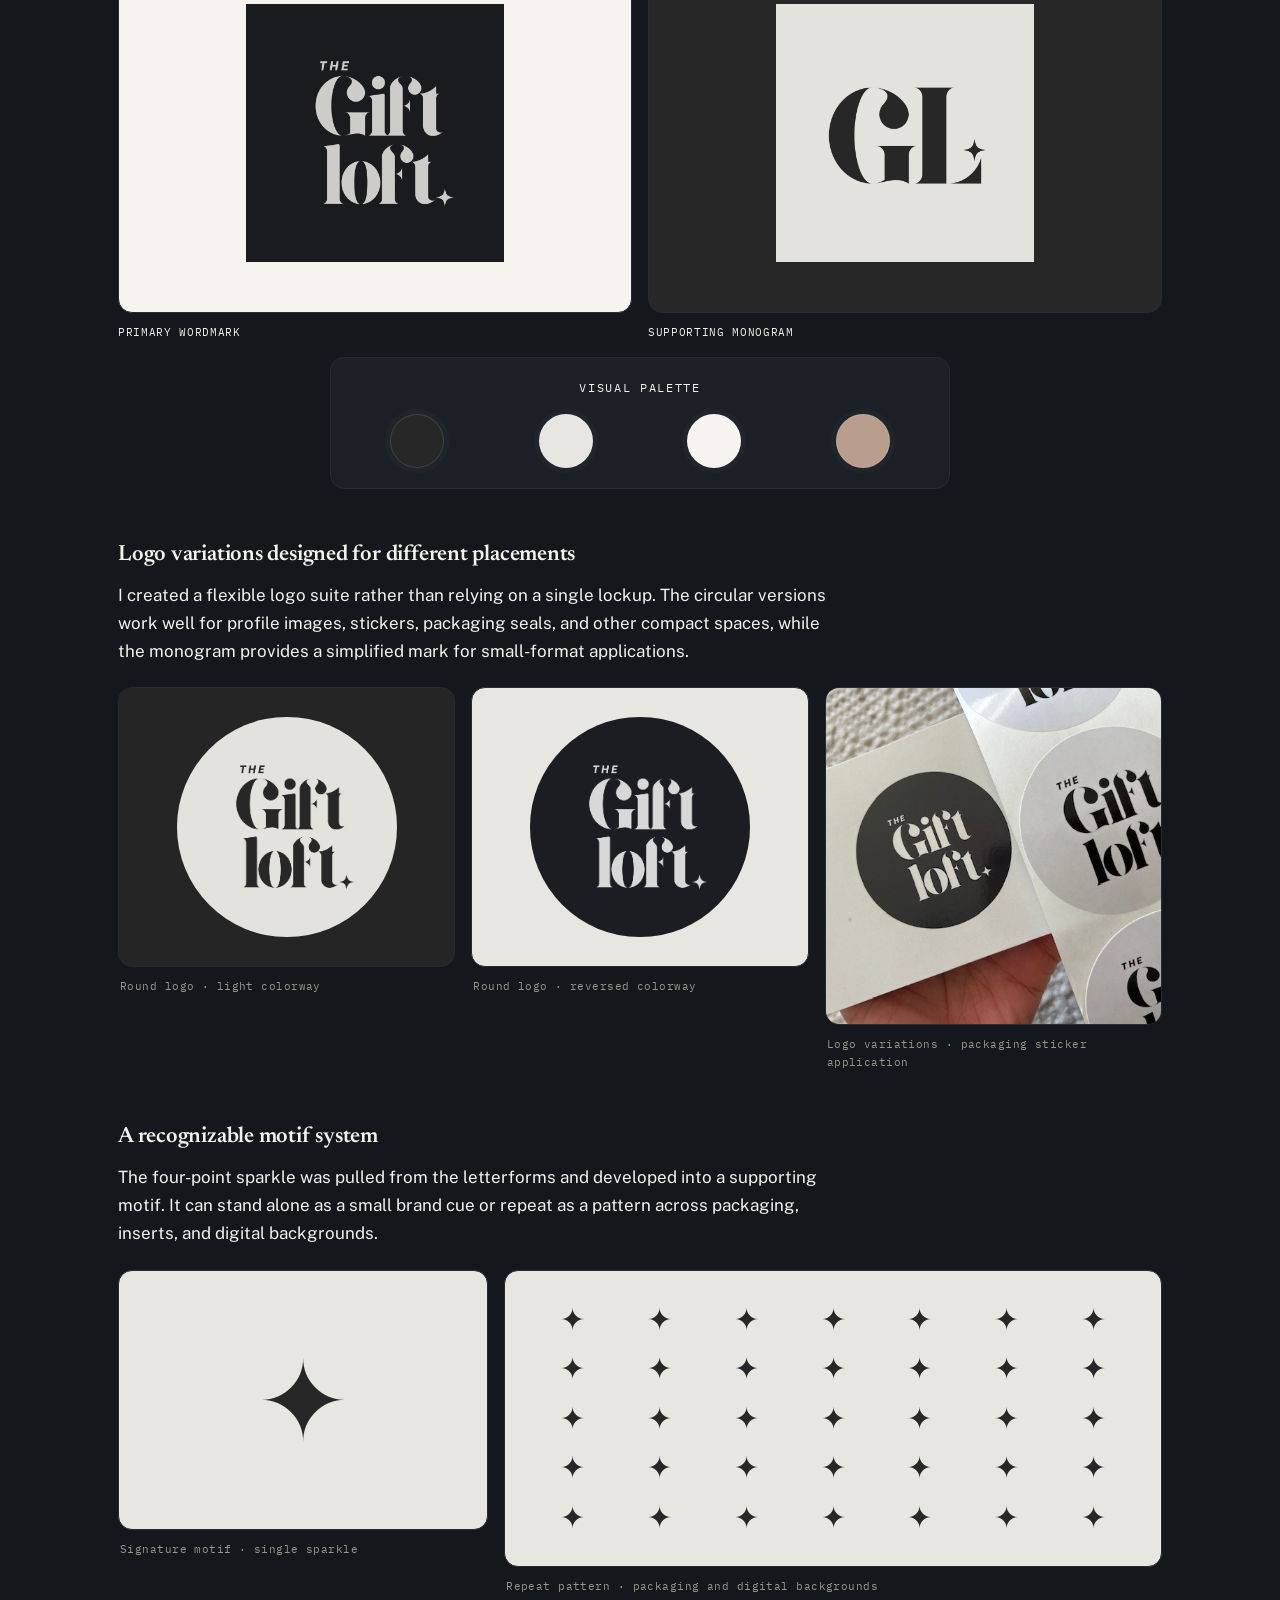
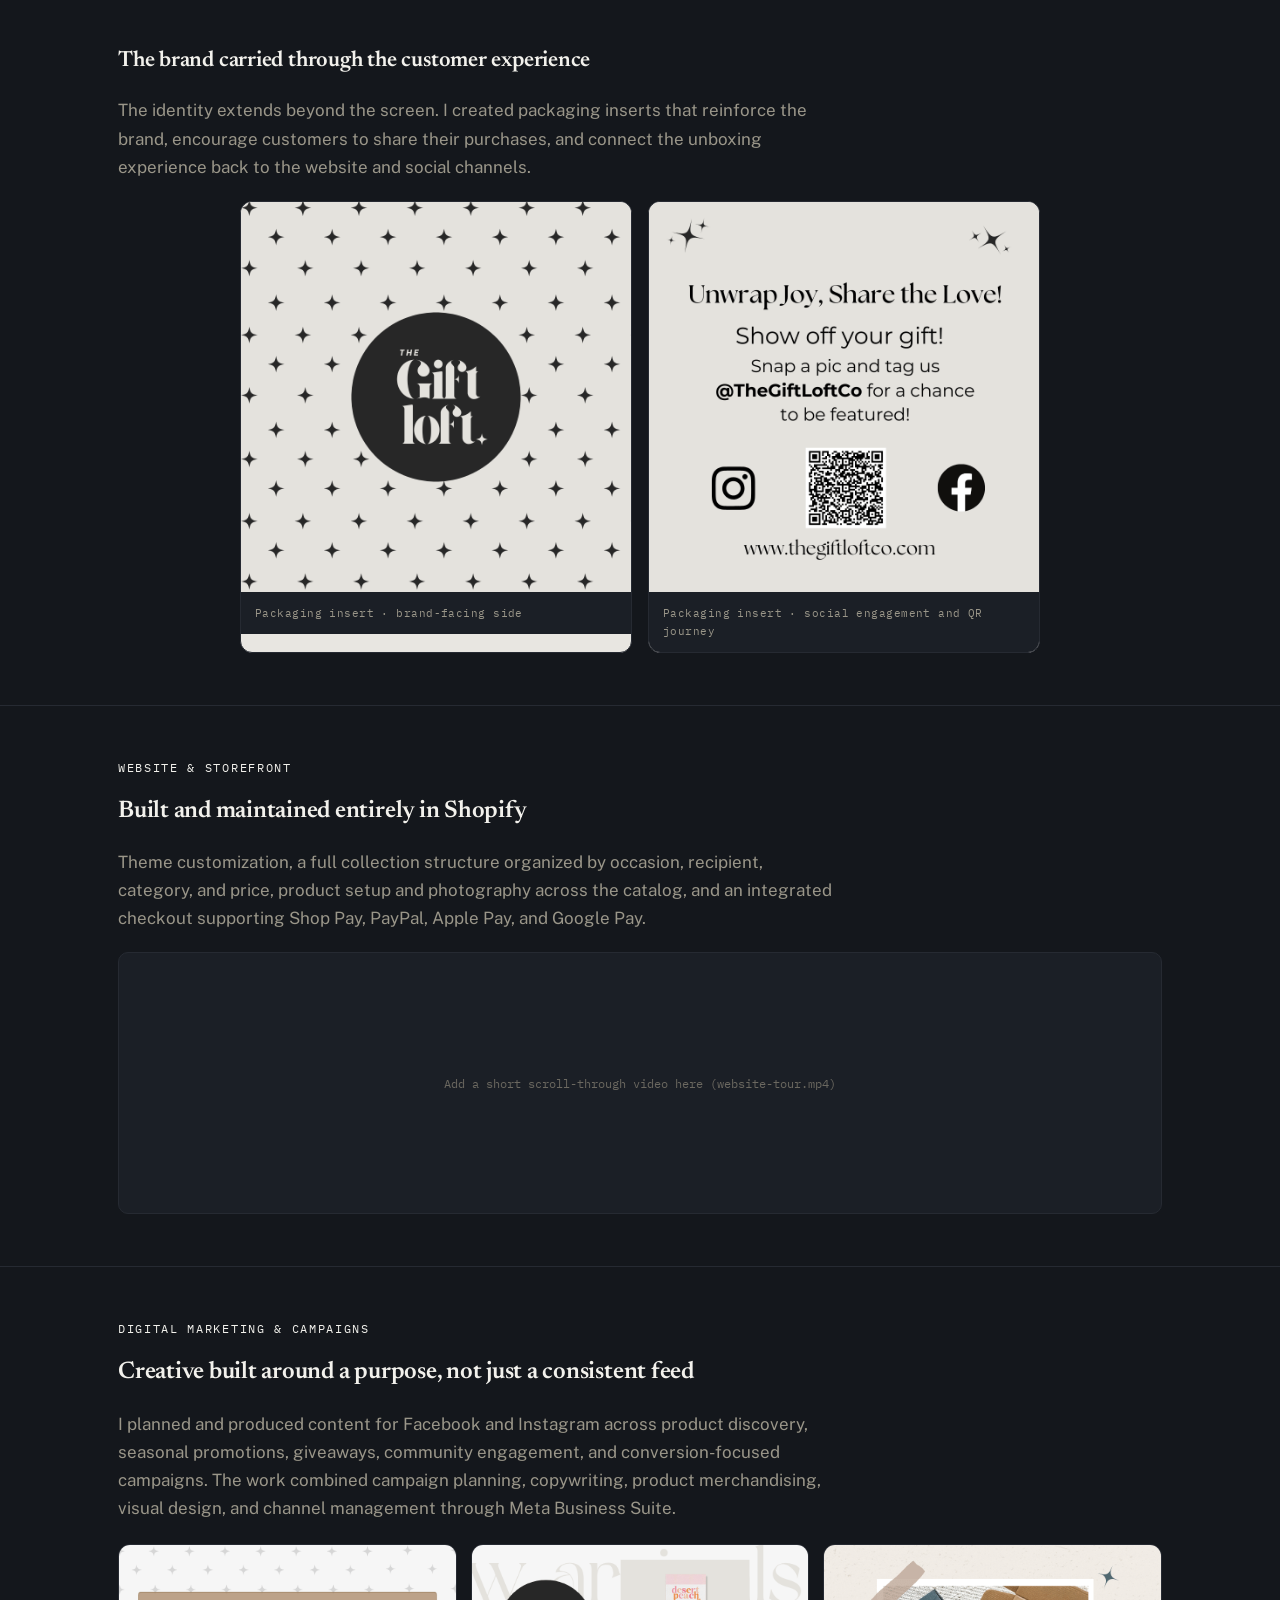
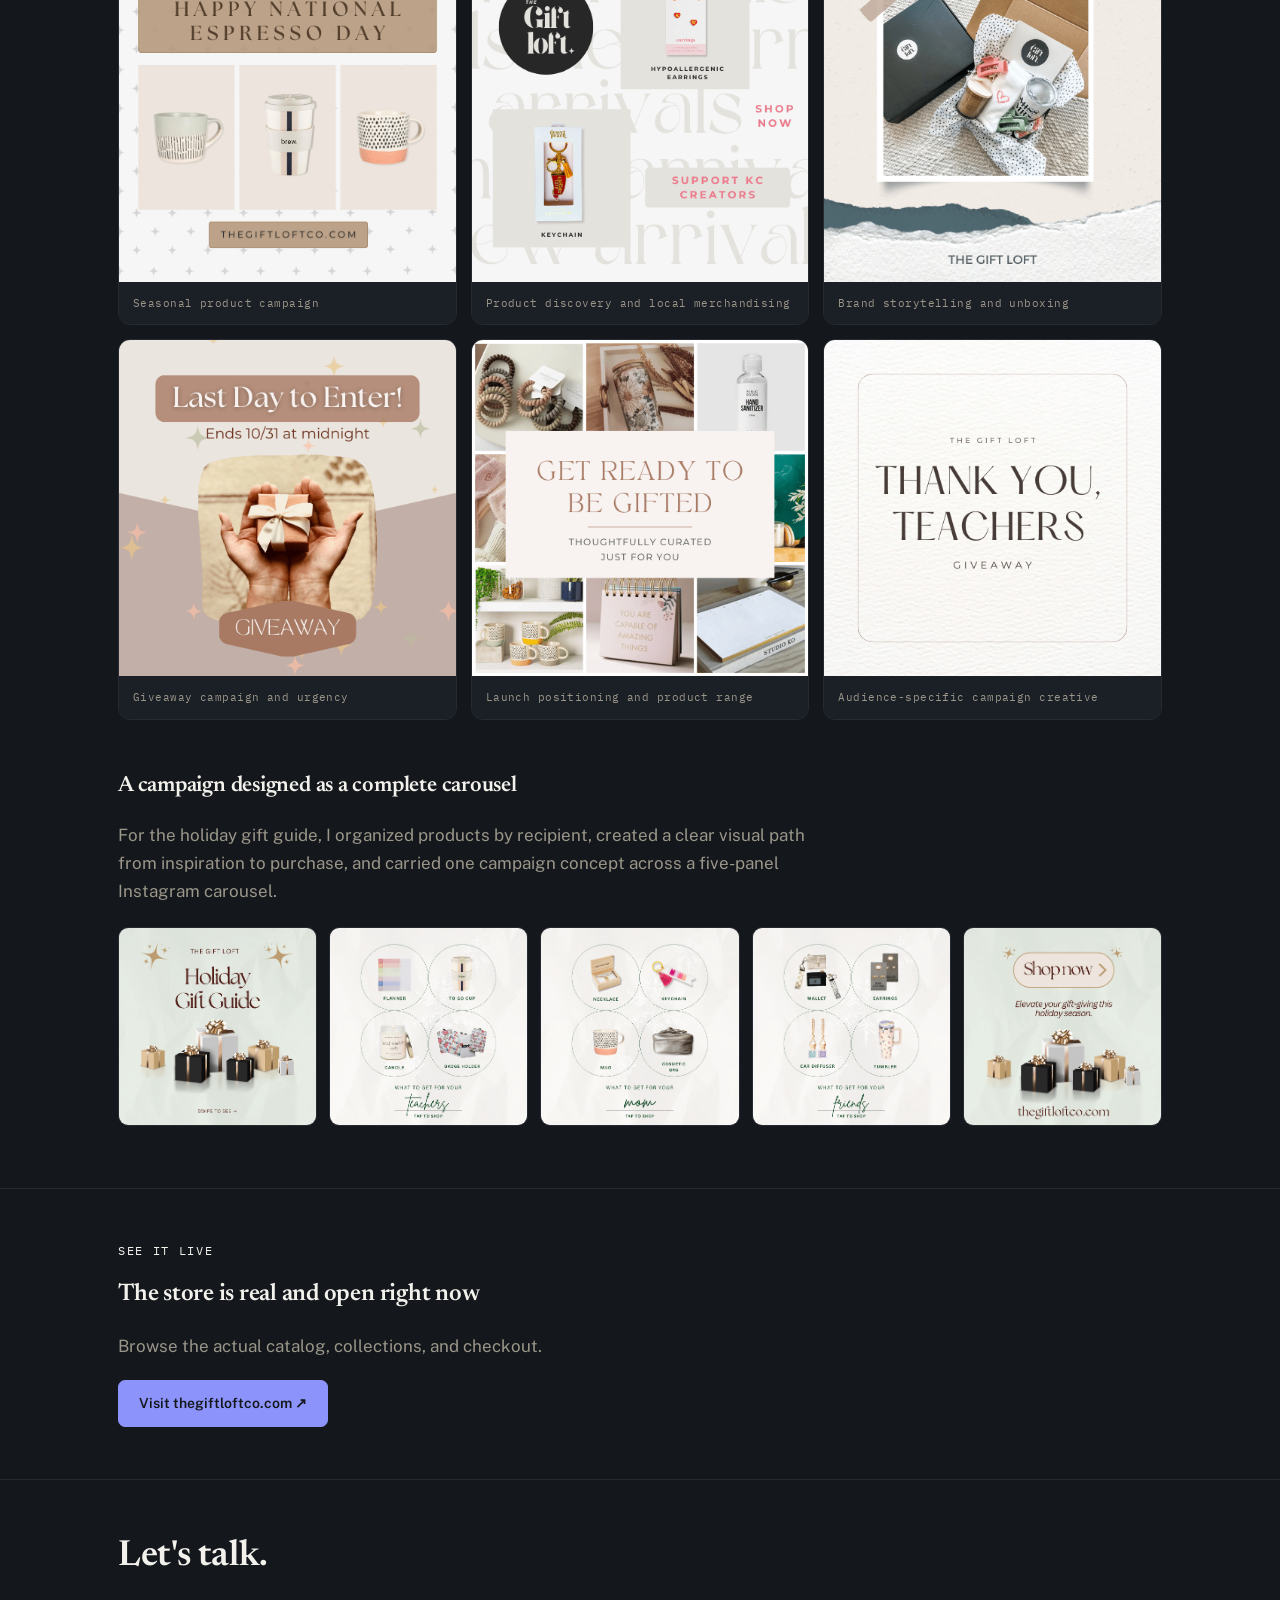
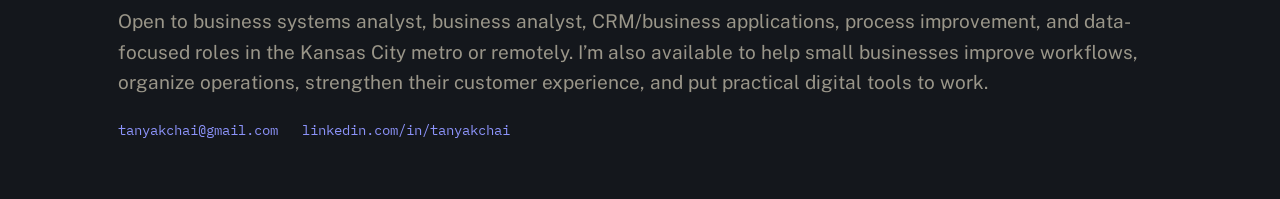
<file: work/the-gift-loft/index.html>
<!DOCTYPE html>
<html lang="en">
<head>
<script defer src="/analytics.js"></script>
<meta charset="UTF-8">
<meta name="viewport" content="width=device-width, initial-scale=1.0">
<link rel="icon" href="/favicon.svg" type="image/svg+xml">
<link rel="apple-touch-icon" href="/favicon-180.png">
<title>The Gift Loft — Tanya Chai</title>
<meta name="description" content="How I built The Gift Loft: brand identity, Shopify storefront, and social marketing for a curated gift-box business, built and run solo.">
<meta name="color-scheme" content="dark">
<link rel="preconnect" href="https://fonts.googleapis.com">
<link href="https://fonts.googleapis.com/css2?family=Newsreader:ital,wght@0,500;0,600;1,500&family=Public+Sans:wght@400;500;600&family=IBM+Plex+Mono:wght@400;500&display=swap" rel="stylesheet">
<style>
/* ===================================================================
   Tanya Chai — Portfolio design system
   Palette:  ink #14171C · raised #1B1F26 · paper #F2F1EC
             muted #9A9689 · accent #8C93FA · line #262A32
   Type:     Newsreader (display) · Public Sans (body) · IBM Plex Mono (data)
   Signature: the "stamp" — a rotated, hand-stamped credential mark used
              to state status (Shipped / In progress / Verified) — because
              the throughline of this work is not claiming something is
              done until it's proven to be.
=================================================================== */

:root{
  color-scheme: dark;
  --ink:#14171C;
  --ink-raised:#1B1F26;
  --paper:#F2F1EC;
  --muted:#9A9689;
  --muted-dim:#6B6860;
  --accent:#8C93FA;
  --accent-dim:rgba(140,147,250,0.16);
  --line:#262A32;
  --line-strong:#363B45;
  --radius:10px;
  --font-display:'Newsreader', Georgia, serif;
  --font-body:'Public Sans', -apple-system, sans-serif;
  --font-mono:'IBM Plex Mono', ui-monospace, monospace;
  --max:1100px;
}

*{box-sizing:border-box;}
html{scroll-behavior:smooth; background:var(--ink) !important;}
@media (prefers-reduced-motion: reduce){ html{scroll-behavior:auto;} *{animation:none !important; transition:none !important;} }

body{
  margin:0;
  min-height:100vh;
  background:var(--ink) !important;
  color:var(--paper);
  font-family:var(--font-body);
  font-size:17px;
  line-height:1.65;
  -webkit-font-smoothing:antialiased;
}

a{color:inherit;}
img{max-width:100%; display:block;}

.wrap{max-width:var(--max); margin:0 auto; padding:0 28px;}

/* ---------- Type ---------- */
h1,h2,h3{font-family:var(--font-display); font-weight:600; margin:0; letter-spacing:-0.01em;}
.eyebrow{
  font-family:var(--font-mono); font-size:12px; letter-spacing:0.14em; text-transform:uppercase;
  color:var(--accent); margin:0 0 14px;
}
.lede{color:var(--muted); font-size:19px; line-height:1.6; max-width:640px;}
.mono{font-family:var(--font-mono);}

/* ---------- Nav ---------- */
header.site{
  position:sticky; top:0; z-index:20;
  background:rgba(20,23,28,0.88); backdrop-filter:blur(6px);
  border-bottom:1px solid var(--line);
}
header.site .wrap{display:flex; align-items:center; justify-content:space-between; padding-top:18px; padding-bottom:18px;}
.wordmark{
  display:flex; align-items:center; justify-content:center;
  width:40px; height:40px; border-radius:50%;
  border:1.5px solid var(--accent); color:var(--accent);
  font-family:var(--font-display); font-weight:600; font-size:14px; letter-spacing:0;
  text-decoration:none;
}
.wordmark{width:auto; height:auto; border:0; border-radius:0; gap:12px; color:var(--paper);}
.site-avatar{width:48px; height:48px; border-radius:50%; border:1.5px solid var(--accent); object-fit:cover; object-position:50% 42%;}
.site-name{font-family:var(--font-display); font-size:20px; font-weight:600; line-height:1;}
nav.primary{display:flex; gap:28px; font-size:14px;}
nav.primary a{text-decoration:none; color:var(--muted);}
nav.primary a:hover, nav.primary a:focus-visible{color:var(--paper);}

/* ---------- Hero ---------- */
.hero{padding:96px 0 72px;}
.hero-intro{display:flex; align-items:center; gap:16px; margin-bottom:32px;}
.avatar{
  width:68px; height:68px; border-radius:50%; flex-shrink:0; position:relative;
  border:2px solid var(--accent); overflow:hidden; background:var(--ink-raised);
}
.avatar img{width:100%; height:100%; object-fit:cover; display:block;}
.avatar-fallback{
  display:none; position:absolute; inset:0; align-items:center; justify-content:center;
  font-family:var(--font-display); font-weight:600; font-size:23px; color:var(--accent);
}
.avatar.no-photo img{display:none;}
.avatar.no-photo .avatar-fallback{display:flex;}
.intro-name{font-family:var(--font-display); font-size:23px; font-weight:600; margin:0;}
.hero h1{font-size:clamp(34px, 5.4vw, 58px); line-height:1.08; max-width:820px; margin-bottom:22px;}
.hero h1 em{color:var(--accent); font-style:italic;}

/* ---------- Stamp (signature element) ---------- */
.stamp{
  display:inline-flex; align-items:center; gap:7px;
  font-family:var(--font-mono); font-size:11px; letter-spacing:0.1em; text-transform:uppercase;
  border:1px solid var(--accent); color:var(--accent);
  padding:5px 11px; border-radius:3px;
  transform:rotate(-2deg);
  background:var(--accent-dim);
}
.stamp.dim{border-color:var(--line-strong); color:var(--muted); background:transparent; transform:rotate(1.4deg);}
.stamp::before{content:"";}

/* ---------- Sections ---------- */
section{padding:52px 0;}
.section-head{display:flex; align-items:baseline; justify-content:space-between; gap:20px; margin-bottom:32px; flex-wrap:wrap;}
.section-head h2{font-size:clamp(24px,3vw,32px);}

hr.rule{border:none; border-top:1px solid var(--line); margin:0;}

/* ---------- Featured project card ---------- */
.feature{
  display:grid; grid-template-columns:1.1fr 0.9fr; gap:40px;
  background:var(--ink-raised); border:1px solid var(--line);
  border-radius:16px; padding:40px; align-items:center;
}
.feature img{border-radius:8px; border:1px solid var(--line);}
.feature h3{font-size:clamp(24px,3vw,30px); margin-bottom:10px;}
.feature p{color:var(--muted); margin:0 0 20px;}
.tags{display:flex; flex-wrap:wrap; gap:8px; margin-bottom:24px;}
.tag{
  font-family:var(--font-mono); font-size:11px; letter-spacing:0.05em; text-transform:uppercase;
  border:1px solid var(--line-strong); color:var(--muted); padding:4px 10px; border-radius:20px;
}

/* ---------- Buttons ---------- */
.btn{
  display:inline-flex; align-items:center; gap:8px;
  font-family:var(--font-body); font-size:14px; font-weight:600;
  padding:11px 20px; border-radius:7px; text-decoration:none;
  border:1px solid var(--accent); color:var(--ink); background:var(--accent);
  transition:transform 0.15s ease, background 0.15s ease;
}
.btn:hover, .btn:focus-visible{background:#A6ACFC; transform:translateY(-1px);}
.btn.ghost{background:transparent; color:var(--paper); border-color:var(--line-strong);}
.btn.ghost:hover, .btn.ghost:focus-visible{border-color:var(--accent); color:var(--accent); background:transparent;}
.btn-row{display:flex; gap:12px; flex-wrap:wrap;}

/* ---------- Category grid ---------- */
.cat-grid{display:grid; grid-template-columns:repeat(auto-fit, minmax(220px,1fr)); gap:16px;}
.cat-card{
  display:block; text-decoration:none; color:inherit;
  border:1px solid var(--line); border-radius:12px; padding:24px;
  background:var(--ink-raised); transition:border-color 0.15s ease, transform 0.15s ease;
}
a.cat-card:hover, a.cat-card:focus-visible{border-color:var(--accent); transform:translateY(-2px);}
.cat-card.empty{opacity:0.55; cursor:default;}
.cat-card h3{font-family:var(--font-body); font-weight:600; font-size:16px; margin:14px 0 4px;}
.cat-card .count{font-family:var(--font-mono); font-size:12px; color:var(--muted-dim);}
.cat-icon{font-size:22px; color:var(--accent);}

/* ---------- Footer ---------- */
footer.site{border-top:1px solid var(--line); padding:48px 0 56px; margin-top:0;}
footer.site h2{font-size:clamp(26px,3.4vw,36px); margin-bottom:14px;}
.contact-row{display:flex; gap:24px; flex-wrap:wrap; margin-top:22px; font-family:var(--font-mono); font-size:14px;}
.contact-row a{text-decoration:none; color:var(--accent); border-bottom:1px solid transparent;}
.contact-row a:hover, .contact-row a:focus-visible{color:var(--accent); border-color:var(--accent);}
.fineprint{color:var(--muted-dim); font-size:12px; margin-top:40px;}

/* ---------- Reveal-on-scroll ---------- */
.reveal{opacity:0; transform:translateY(14px); transition:opacity 0.5s ease, transform 0.5s ease;}
.reveal.in{opacity:1; transform:none;}

/* ---------- Case study page ---------- */
.case-header{padding:44px 0 20px;}
.case-header + .case-body{padding-top:36px;}
.back-link{font-family:var(--font-mono); font-size:12px; letter-spacing:0.05em; text-transform:uppercase; color:var(--muted); text-decoration:none;}
.back-link:hover, .back-link:focus-visible{color:var(--accent);}
.meta-row{display:flex; flex-direction:column; gap:18px; margin-top:28px; padding-top:24px; border-top:1px solid var(--line);}
.meta-item .eyebrow{margin-bottom:6px;}
.meta-item p{margin:0; font-size:15px;}
.case-body h2{font-size:24px; margin-bottom:16px;}
.case-body p{color:var(--paper); max-width:720px;}
.case-body p.muted{color:var(--muted);}
.decision{margin-bottom:28px;}
.decision .eyebrow{margin-bottom:8px;}
.artifact-list{display:grid; grid-template-columns:repeat(auto-fit, minmax(240px,1fr)); gap:14px; margin-top:20px;}
.artifact{
  border:1px solid var(--line); border-radius:10px; padding:18px 20px;
  text-decoration:none; color:var(--paper); background:var(--ink-raised);
  transition:border-color 0.15s ease;
}
.artifact:hover, .artifact:focus-visible{border-color:var(--accent);}
.artifact .kind{font-family:var(--font-mono); font-size:11px; color:var(--muted-dim); text-transform:uppercase; letter-spacing:0.06em;}
.artifact .name{font-weight:600; margin-top:6px; font-size:15px;}

/* ---------- In-site document viewer ---------- */
.pdf-embed-wrap{width:100%; height:85vh; border-top:1px solid var(--line); border-bottom:1px solid var(--line); background:#525659;}
.pdf-embed-wrap iframe{width:100%; height:100%; border:none; display:block;}

/* ---------- Screenshot / asset frames (with graceful placeholder fallback) ---------- */
.shot-frame{
  border-radius:10px; border:1px solid var(--line); overflow:hidden;
  background:var(--ink-raised); position:relative; margin-top:20px;
}
.shot-frame img{width:100%; display:block;}
.shot-fallback{
  display:none; align-items:center; justify-content:center; min-height:260px;
  color:var(--muted-dim); font-family:var(--font-mono); font-size:12px;
  text-align:center; padding:20px; line-height:1.6;
}
.shot-frame video{width:100%; display:block; background:#000;}
.shot-frame.no-shot img{display:none;}
.shot-frame.no-shot video{display:none;}
.shot-frame.no-shot .shot-fallback{display:flex;}

.logo-card{
  border-radius:10px; background:var(--paper); padding:48px;
  display:flex; align-items:center; justify-content:center;
  min-height:180px; margin-top:20px; position:relative;
}
.logo-card img{max-width:280px; max-height:120px; display:block;}
.logo-card .shot-fallback{color:var(--muted-dim); min-height:auto;}
.logo-card.no-shot img{display:none;}
.logo-card.no-shot .shot-fallback{display:flex;}

/* ---------- Gift Loft brand showcase ---------- */
.brand-system{
  display:grid; grid-template-columns:1fr 1fr; gap:16px; margin-top:26px; align-items:stretch;
}
.brand-panel{
  border:1px solid var(--line); border-radius:14px; overflow:hidden;
  background:#E8E6E1; min-height:320px; display:flex; align-items:center; justify-content:center;
}
.brand-panel.dark{background:#272727;}
.brand-panel.reversed img{filter:invert(1) sepia(0.08) saturate(0.7) brightness(0.93);}
.brand-panel img{width:100%; height:100%; object-fit:contain;}
.brand-system > div:nth-child(-n+2) .brand-panel{height:360px; min-height:360px;}
.brand-system > div:nth-child(-n+2) .brand-panel img{width:72%; height:72%;}
.brand-system > div:first-child .brand-panel{background:#F7F4F0;}
.brand-system > div:nth-child(2) .brand-panel{background:#272727;}
.brand-mark{min-height:220px;}
.brand-palette{
  grid-column:1 / -1; width:min(620px,100%); justify-self:center;
  border:1px solid var(--line); border-radius:14px; padding:20px 26px; background:var(--ink-raised);
}
.brand-palette .eyebrow{text-align:center;}
.brand-palette .swatches{display:flex; align-items:center; justify-content:space-around; gap:28px; margin-top:16px;}
.swatch{width:54px; height:54px; border-radius:50%; border:1px solid rgba(255,255,255,0.12); box-shadow:0 0 0 5px rgba(255,255,255,0.025);}
.brand-caption{
  font-family:var(--font-mono); font-size:11px; letter-spacing:0.06em;
  text-transform:uppercase; color:var(--muted-dim); margin:10px 0 0;
}
.identity-subhead{font-size:22px; margin:48px 0 8px;}
.identity-intro{color:var(--muted); margin:0; max-width:760px;}
.logo-variation-grid{
  display:grid; grid-template-columns:repeat(3,1fr); gap:16px; margin-top:22px;
}
.identity-card{margin:0;}
.identity-art{
  min-height:280px; border:1px solid var(--line); border-radius:14px; overflow:hidden;
  background:#E8E6E1; display:flex; align-items:center; justify-content:center; padding:28px;
}
.identity-art img{width:100%; height:100%; max-height:250px; object-fit:contain;}
.identity-art.round img{max-width:220px; border-radius:50%;}
.identity-art.round{background:#252525;}
.identity-art.inverted{background:#E8E6E1;}
.identity-art.inverted img{filter:invert(1);}
.identity-art.photo{padding:0; background:var(--ink-raised);}
.identity-art.photo img{max-height:none; object-fit:cover; aspect-ratio:1/1;}
.motif-grid{display:grid; grid-template-columns:0.72fr 1.28fr; gap:16px; margin-top:22px;}
.motif-card{
  margin:0; min-height:260px; border:1px solid var(--line); border-radius:14px;
  overflow:hidden; background:#E8E6E1; position:relative;
}
.motif-single{display:flex; align-items:center; justify-content:center; color:#272727;}
.motif-single .spark{font-size:110px; line-height:1;}
.motif-repeat{
  display:grid; grid-template-columns:repeat(7,1fr); align-items:center; justify-items:center;
  padding:24px; color:#272727; font-size:30px;
}
.motif-card figcaption,.identity-card figcaption{
  color:var(--muted); padding:10px 2px 0;
  font-family:var(--font-mono); font-size:11px; letter-spacing:0.04em;
}
.touchpoint-grid{display:grid; grid-template-columns:1fr 1fr; gap:16px; margin:20px auto 0; max-width:800px;}
.touchpoint{
  margin:0; border:1px solid var(--line); border-radius:12px; overflow:hidden; background:#E8E6E1;
}
.touchpoint img{width:100%; aspect-ratio:1/1; object-fit:cover;}
.touchpoint figcaption,.campaign-card figcaption{
  background:var(--ink-raised); color:var(--muted); padding:12px 14px;
  font-family:var(--font-mono); font-size:11px; letter-spacing:0.04em;
}
.campaign-grid{
  display:grid; grid-template-columns:repeat(3,1fr); gap:14px; margin-top:22px;
}
.campaign-card{
  margin:0; border:1px solid var(--line); border-radius:12px; overflow:hidden;
  background:var(--ink-raised);
}
.campaign-card img{width:100%; aspect-ratio:1/1; object-fit:cover;}
.carousel-showcase{
  display:grid; grid-template-columns:repeat(5,minmax(180px,1fr)); gap:12px;
  margin-top:22px; overflow-x:auto; padding-bottom:10px; scrollbar-color:var(--accent) var(--line);
}
.carousel-showcase img{
  width:100%; min-width:180px; aspect-ratio:1/1; object-fit:cover;
  border:1px solid var(--line); border-radius:10px;
}

/* ---------- Focus ---------- */
a:focus-visible, button:focus-visible{outline:2px solid var(--accent); outline-offset:2px;}

/* ---------- Responsive ---------- */
@media (max-width:820px){
  .feature{grid-template-columns:1fr;}
  .hero{padding:64px 0 48px;}
  nav.primary{gap:18px;}
  .brand-system{grid-template-columns:1fr;}
  .brand-palette{grid-column:auto;}
  .logo-variation-grid{grid-template-columns:repeat(2,1fr);}
  .identity-card:last-child{grid-column:1 / -1;}
  .campaign-grid{grid-template-columns:repeat(2,1fr);}
}
@media (max-width:560px){
  .wrap{padding:0 20px;}
  .touchpoint-grid,.campaign-grid,.logo-variation-grid,.motif-grid{grid-template-columns:1fr;}
  .brand-palette{padding:18px;}
  .brand-palette .swatches{gap:12px;}
  .swatch{width:46px; height:46px;}
  .identity-card:last-child{grid-column:auto;}
  .identity-art{min-height:240px;}
  section{padding:40px 0;}
  .meta-row{gap:20px;}
  .site-avatar{width:42px; height:42px;} .site-name{font-size:17px;} header.site .wrap{padding-top:12px; padding-bottom:12px;} nav.primary{gap:12px; font-size:13px;}
}

</style>
</head>
<body style="background:#14171C; color:#F2F1EC;">

<header class="site">
  <div class="wrap">
    <a class="wordmark" href="../../index.html" aria-label="Tanya Chai — home"><img class="site-avatar" src="../../headshot.png" alt=""><span class="site-name">Tanya Chai</span></a>
    <nav class="primary">
      <a href="../../index.html#portfolio">Portfolio</a>
      <a href="../../about.html">About</a>
      <a href="../../index.html#contact">Contact</a>
    </nav>
  </div>
</header>

<div class="wrap case-header">
  <a class="back-link" href="../../index.html#portfolio">← Back to portfolio</a>
  <p class="eyebrow" style="margin-top:24px;">E-commerce · Small-business operations</p>
  <h1 style="font-size:clamp(32px,5vw,50px);">The Gift Loft</h1>
  <p class="lede" style="max-width:none;">A curated gift-box storefront — brand identity, Shopify build, product catalog, and social marketing — designed and run solo from the ground up.</p>

  <div class="meta-row">
    <div class="meta-item">
      <p class="eyebrow">Role</p>
      <p>Founder, designer, and operator — brand, storefront, and marketing</p>
    </div>
    <div class="meta-item">
      <p class="eyebrow">Tools</p>
      <p>Shopify, Canva, Meta Business Suite, Facebook &amp; Instagram Ads</p>
    </div>
  </div>
</div>

<section class="case-body">
  <div class="wrap">
    <p class="eyebrow">The business</p>
    <h2>Curated gifting, built as a real storefront — not a side project.</h2>
    <p class="muted">The Gift Loft sells curated gift boxes and individual gifts — ready-made sets, build-your-own boxes, and single items — organized by occasion, recipient, category, and price. The catalog runs across more than a dozen active collections, from teacher-appreciation gifts to game-day gear, each one photographed, merchandised, and kept current solo.</p>
  </div>
</section>

<hr class="rule">

<section class="case-body">
  <div class="wrap">
    <p class="eyebrow">What I built</p>
    <h2>Every part of it, end to end</h2>
    <p class="muted">Not a template with products dropped in — the brand, the storefront, the catalog, and the marketing behind it were all built and are still run by one person.</p>
    <div class="tags" style="margin-top:16px;">
      <span class="tag">Shopify store setup</span>
      <span class="tag">Storefront &amp; theme design</span>
      <span class="tag">Product photography &amp; listings</span>
      <span class="tag">Collection merchandising</span>
      <span class="tag">Branding &amp; logo design</span>
      <span class="tag">Packaging design</span>
      <span class="tag">Facebook &amp; Instagram business pages</span>
      <span class="tag">Paid social campaigns</span>
      <span class="tag">Canva-designed creative</span>
    </div>
  </div>
</section>

<hr class="rule">

<section class="case-body">
  <div class="wrap">
    <p class="eyebrow">Brand &amp; visual identity</p>
    <h2>A flexible identity built for digital and physical use</h2>
    <p class="muted">I developed The Gift Loft's visual identity from the ground up, including the primary wordmark, supporting monogram, neutral color system, packaging pieces, storefront graphics, and campaign creative. The system was designed to feel elevated and recognizable while remaining flexible enough for product launches, seasonal promotions, social content, and the unboxing experience.</p>

    <div class="brand-system">
      <div>
        <div class="brand-panel dark reversed">
          <img src="brand-assets/primary-wordmark.png" alt="The Gift Loft primary wordmark in a light colorway on a dark background">
        </div>
        <p class="brand-caption">Primary wordmark</p>
      </div>
      <div>
        <div class="brand-panel brand-mark">
          <img src="brand-assets/monogram.png" alt="The Gift Loft GL monogram in black on a warm neutral background">
        </div>
        <p class="brand-caption">Supporting monogram</p>
      </div>
      <div class="brand-palette">
        <p class="eyebrow" style="margin:0;">Visual palette</p>
        <div class="swatches" aria-label="The Gift Loft neutral brand color palette">
          <span class="swatch" style="background:#272727;" title="Charcoal"></span>
          <span class="swatch" style="background:#E8E6E1;" title="Warm stone"></span>
          <span class="swatch" style="background:#F7F4F0;" title="Soft cream"></span>
          <span class="swatch" style="background:#B99D8D;" title="Muted rose taupe"></span>
        </div>
      </div>
    </div>

    <h3 class="identity-subhead">Logo variations designed for different placements</h3>
    <p class="identity-intro">I created a flexible logo suite rather than relying on a single lockup. The circular versions work well for profile images, stickers, packaging seals, and other compact spaces, while the monogram provides a simplified mark for small-format applications.</p>
    <div class="logo-variation-grid">
      <figure class="identity-card">
        <div class="identity-art round">
          <img src="brand-assets/gift-loft-round.png" alt="Circular version of The Gift Loft logo on a warm neutral background">
        </div>
        <figcaption>Round logo · light colorway</figcaption>
      </figure>
      <figure class="identity-card">
        <div class="identity-art round inverted">
          <img src="brand-assets/gift-loft-round.png" alt="Circular version of The Gift Loft logo shown in a reversed dark colorway">
        </div>
        <figcaption>Round logo · reversed colorway</figcaption>
      </figure>
      <figure class="identity-card">
        <div class="identity-art photo">
          <img src="brand-assets/gift-loft-sticker.jpg" alt="The Gift Loft circular logo variations printed as branded stickers">
        </div>
        <figcaption>Logo variations · packaging sticker application</figcaption>
      </figure>
    </div>

    <h3 class="identity-subhead">A recognizable motif system</h3>
    <p class="identity-intro">The four-point sparkle was pulled from the letterforms and developed into a supporting motif. It can stand alone as a small brand cue or repeat as a pattern across packaging, inserts, and digital backgrounds.</p>
    <div class="motif-grid">
      <figure class="identity-card">
        <div class="motif-card motif-single" aria-label="Single four-point sparkle brand motif">
          <span class="spark" aria-hidden="true">✦</span>
        </div>
        <figcaption>Signature motif · single sparkle</figcaption>
      </figure>
      <figure class="identity-card">
        <div class="motif-card motif-repeat" aria-label="Repeating four-point sparkle brand pattern">
          <span>✦</span><span>✦</span><span>✦</span><span>✦</span><span>✦</span><span>✦</span><span>✦</span>
          <span>✦</span><span>✦</span><span>✦</span><span>✦</span><span>✦</span><span>✦</span><span>✦</span>
          <span>✦</span><span>✦</span><span>✦</span><span>✦</span><span>✦</span><span>✦</span><span>✦</span>
          <span>✦</span><span>✦</span><span>✦</span><span>✦</span><span>✦</span><span>✦</span><span>✦</span>
          <span>✦</span><span>✦</span><span>✦</span><span>✦</span><span>✦</span><span>✦</span><span>✦</span>
        </div>
        <figcaption>Repeat pattern · packaging and digital backgrounds</figcaption>
      </figure>
    </div>

    <h3 style="font-size:22px; margin-top:48px;">The brand carried through the customer experience</h3>
    <p class="muted">The identity extends beyond the screen. I created packaging inserts that reinforce the brand, encourage customers to share their purchases, and connect the unboxing experience back to the website and social channels.</p>
    <div class="touchpoint-grid">
      <figure class="touchpoint">
        <img src="brand-assets/package-insert-front.png" alt="Front of The Gift Loft branded packaging insert with logo and star pattern">
        <figcaption>Packaging insert · brand-facing side</figcaption>
      </figure>
      <figure class="touchpoint">
        <img src="brand-assets/package-insert-back.png" alt="Back of The Gift Loft packaging insert with social sharing prompt, QR code, and social icons">
        <figcaption>Packaging insert · social engagement and QR journey</figcaption>
      </figure>
    </div>
  </div>
</section>

<hr class="rule">

<section class="case-body">
  <div class="wrap">
    <p class="eyebrow">Website &amp; storefront</p>
    <h2>Built and maintained entirely in Shopify</h2>
    <p class="muted">Theme customization, a full collection structure organized by occasion, recipient, category, and price, product setup and photography across the catalog, and an integrated checkout supporting Shop Pay, PayPal, Apple Pay, and Google Pay.</p>
    <div class="shot-frame" id="shot-frame">
      <video controls muted playsinline preload="metadata" poster="website-poster.jpg">
        <source src="website-tour.mp4" type="video/mp4" onerror="document.getElementById('shot-frame').classList.add('no-shot');">
      </video>
      <div class="shot-fallback">Add a short scroll-through video here (website-tour.mp4)</div>
    </div>
  </div>
</section>

<hr class="rule">

<section class="case-body">
  <div class="wrap">
    <p class="eyebrow">Digital marketing &amp; campaigns</p>
    <h2>Creative built around a purpose, not just a consistent feed</h2>
    <p class="muted">I planned and produced content for Facebook and Instagram across product discovery, seasonal promotions, giveaways, community engagement, and conversion-focused campaigns. The work combined campaign planning, copywriting, product merchandising, visual design, and channel management through Meta Business Suite.</p>

    <div class="campaign-grid">
      <figure class="campaign-card">
        <img src="brand-assets/social-espresso-day.png" alt="National Espresso Day product campaign featuring three mugs">
        <figcaption>Seasonal product campaign</figcaption>
      </figure>
      <figure class="campaign-card">
        <img src="brand-assets/social-new-arrivals.png" alt="New arrivals social post featuring earrings and a Kansas City keychain">
        <figcaption>Product discovery and local merchandising</figcaption>
      </figure>
      <figure class="campaign-card">
        <img src="brand-assets/social-packaging.png" alt="Branded Gift Loft package photographed for social media">
        <figcaption>Brand storytelling and unboxing</figcaption>
      </figure>
      <figure class="campaign-card">
        <img src="brand-assets/social-giveaway.png" alt="Last day to enter Gift Loft giveaway social post">
        <figcaption>Giveaway campaign and urgency</figcaption>
      </figure>
      <figure class="campaign-card">
        <img src="brand-assets/social-curated-gifts.png" alt="Get ready to be gifted collage featuring Gift Loft products">
        <figcaption>Launch positioning and product range</figcaption>
      </figure>
      <figure class="campaign-card">
        <img src="brand-assets/social-teacher-campaign.png" alt="Thank you teachers giveaway campaign post">
        <figcaption>Audience-specific campaign creative</figcaption>
      </figure>
    </div>

    <h3 style="font-size:22px; margin-top:48px;">A campaign designed as a complete carousel</h3>
    <p class="muted">For the holiday gift guide, I organized products by recipient, created a clear visual path from inspiration to purchase, and carried one campaign concept across a five-panel Instagram carousel.</p>
    <div class="carousel-showcase" aria-label="Five-panel Gift Loft holiday gift guide carousel">
      <img src="brand-assets/gift-guide-01.png" alt="Holiday Gift Guide carousel cover">
      <img src="brand-assets/gift-guide-02.png" alt="Holiday gift ideas for teachers">
      <img src="brand-assets/gift-guide-03.png" alt="Holiday gift ideas for moms">
      <img src="brand-assets/gift-guide-04.png" alt="Holiday gift ideas for friends">
      <img src="brand-assets/gift-guide-05.png" alt="Holiday gift guide shop now call to action">
    </div>
  </div>
</section>

<hr class="rule">

<section class="case-body">
  <div class="wrap">
    <p class="eyebrow">See it live</p>
    <h2>The store is real and open right now</h2>
    <p class="muted">Browse the actual catalog, collections, and checkout.</p>
    <div class="btn-row" style="margin-top:20px;">
      <a class="btn" href="https://thegiftloftco.com" target="_blank" rel="noopener noreferrer">Visit thegiftloftco.com ↗</a>
    </div>
  </div>
</section>

<footer class="site" id="contact">
  <div class="wrap">
    <h2>Let's talk.</h2>
    <p class="lede" style="max-width:none;">Open to business systems analyst, business analyst, CRM/business applications, process improvement, and data-focused roles in the Kansas City metro or remotely. I’m also available to help small businesses improve workflows, organize operations, strengthen their customer experience, and put practical digital tools to work.</p>
    <div class="contact-row">
      <a href="mailto:tanyakchai@gmail.com">tanyakchai@gmail.com</a>
      <a href="https://www.linkedin.com/in/tanyakchai/">linkedin.com/in/tanyakchai</a>
    </div>
  </div>
</footer>

</body>
</html>
</file>
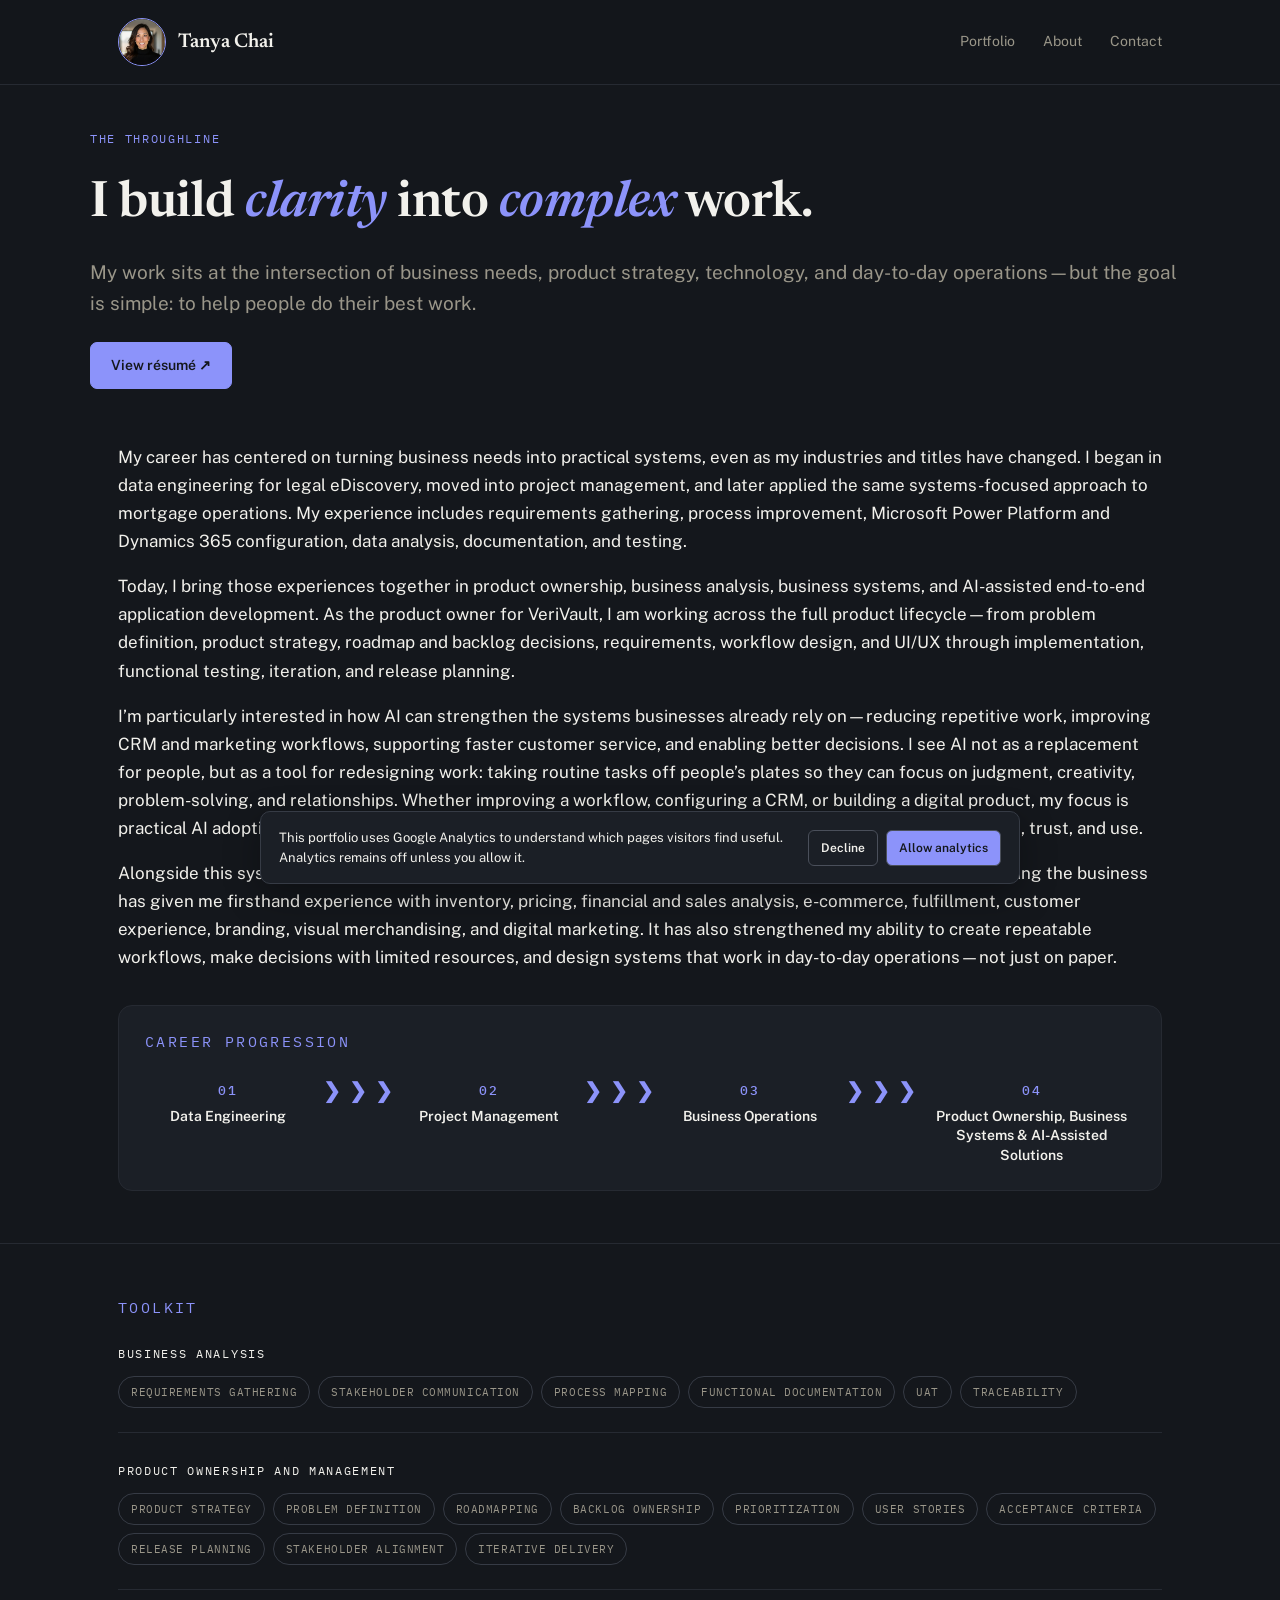
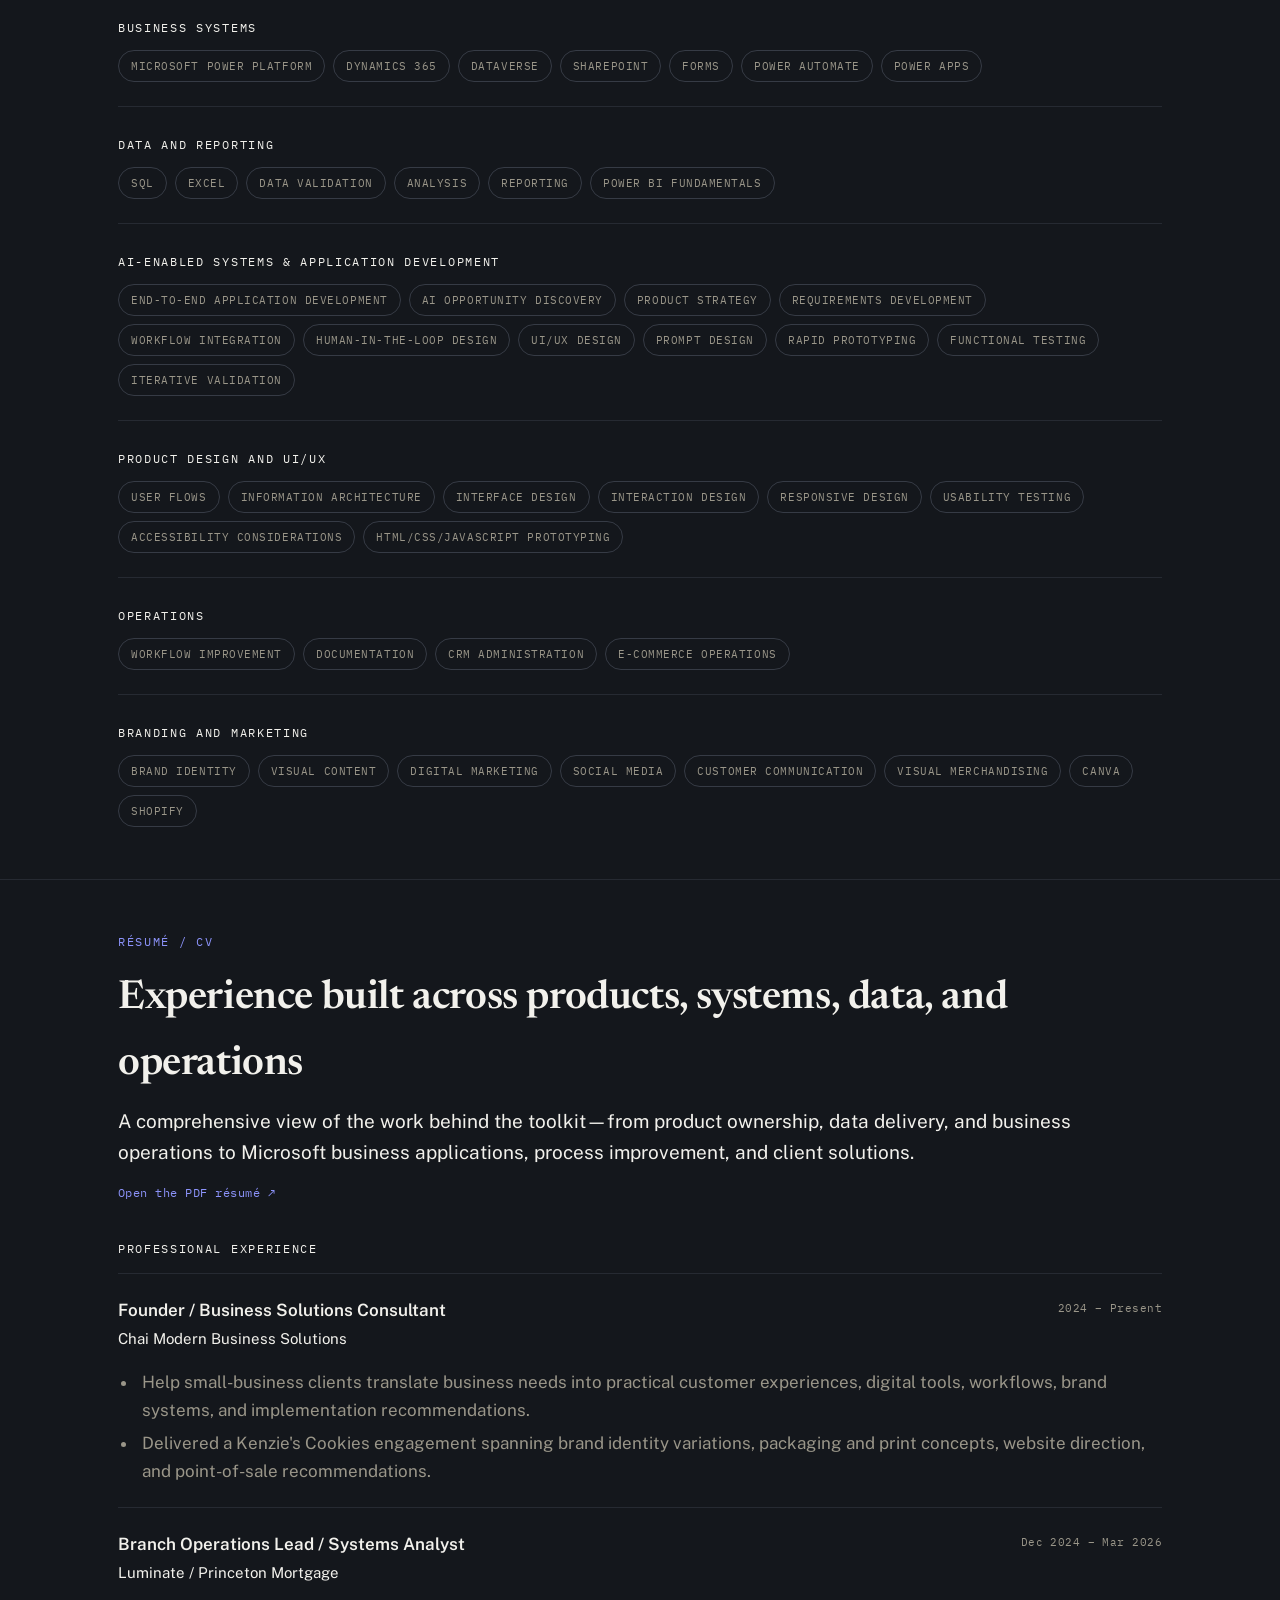
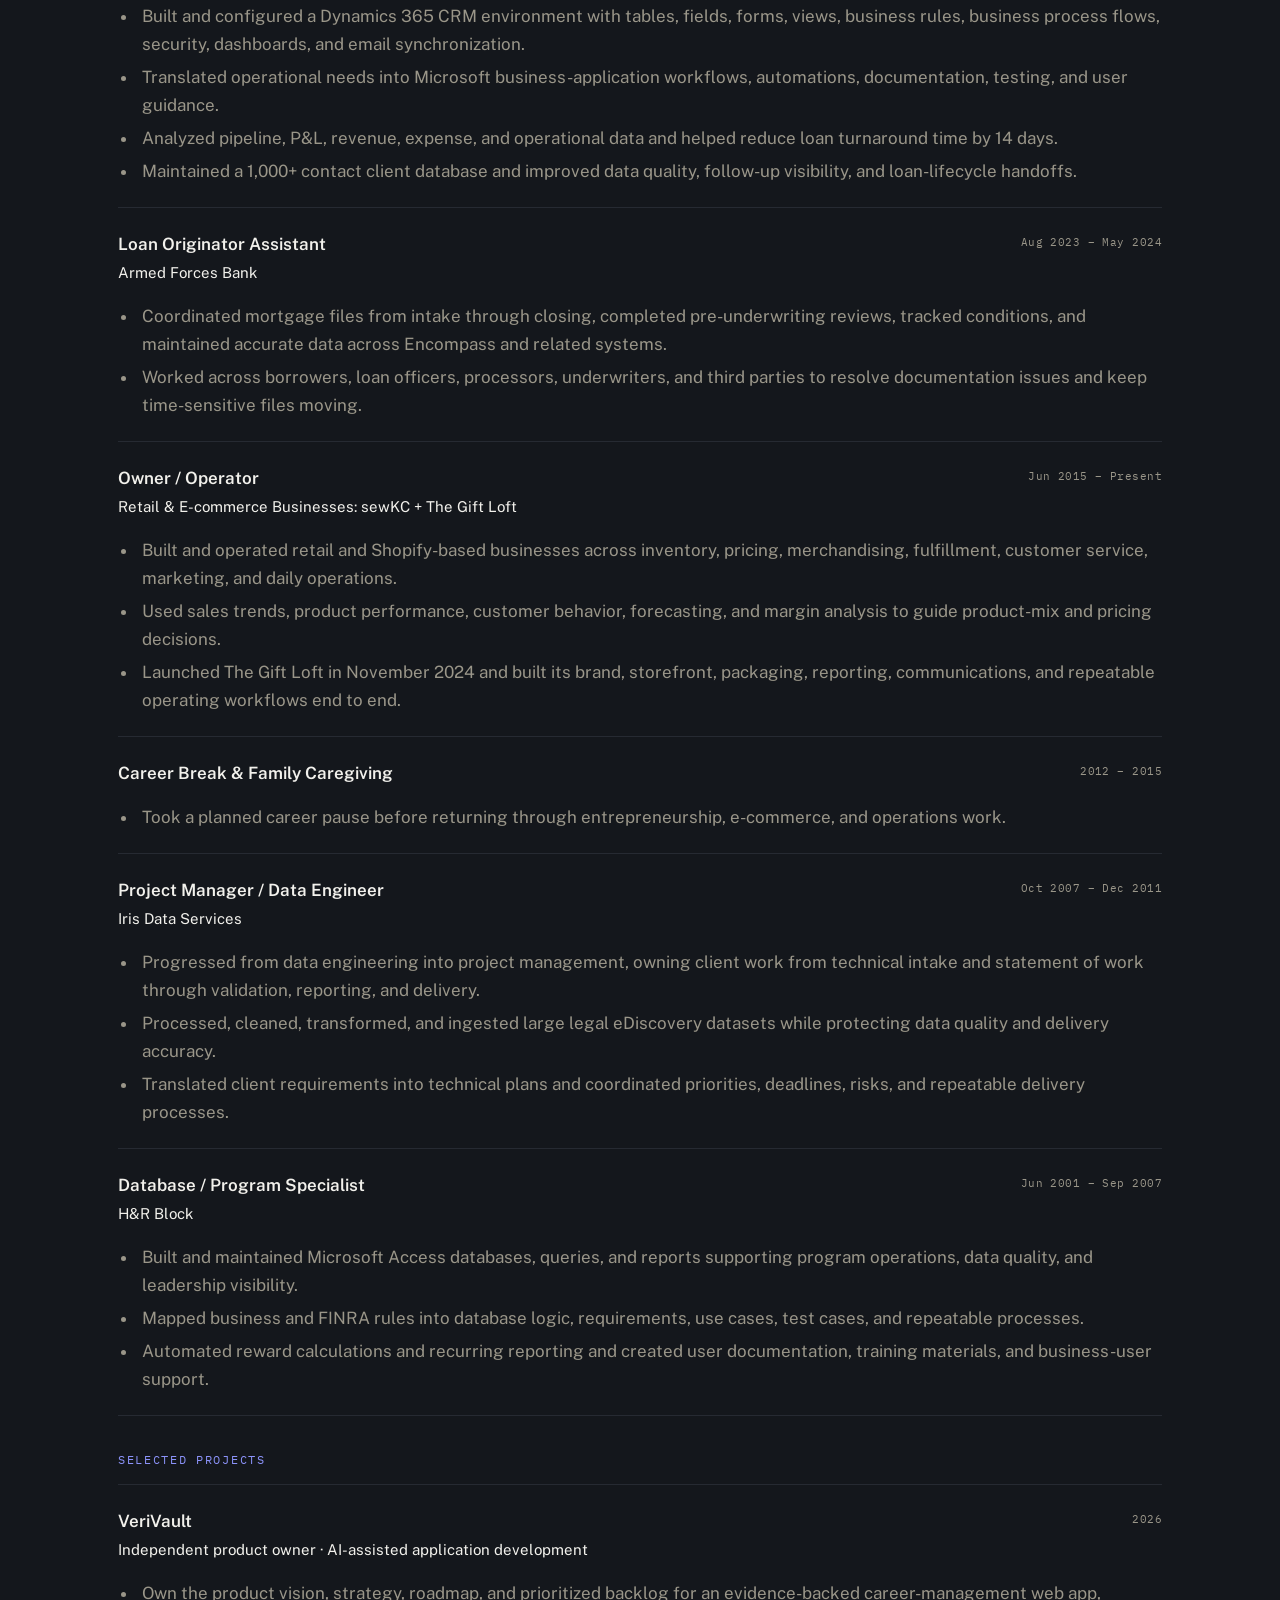
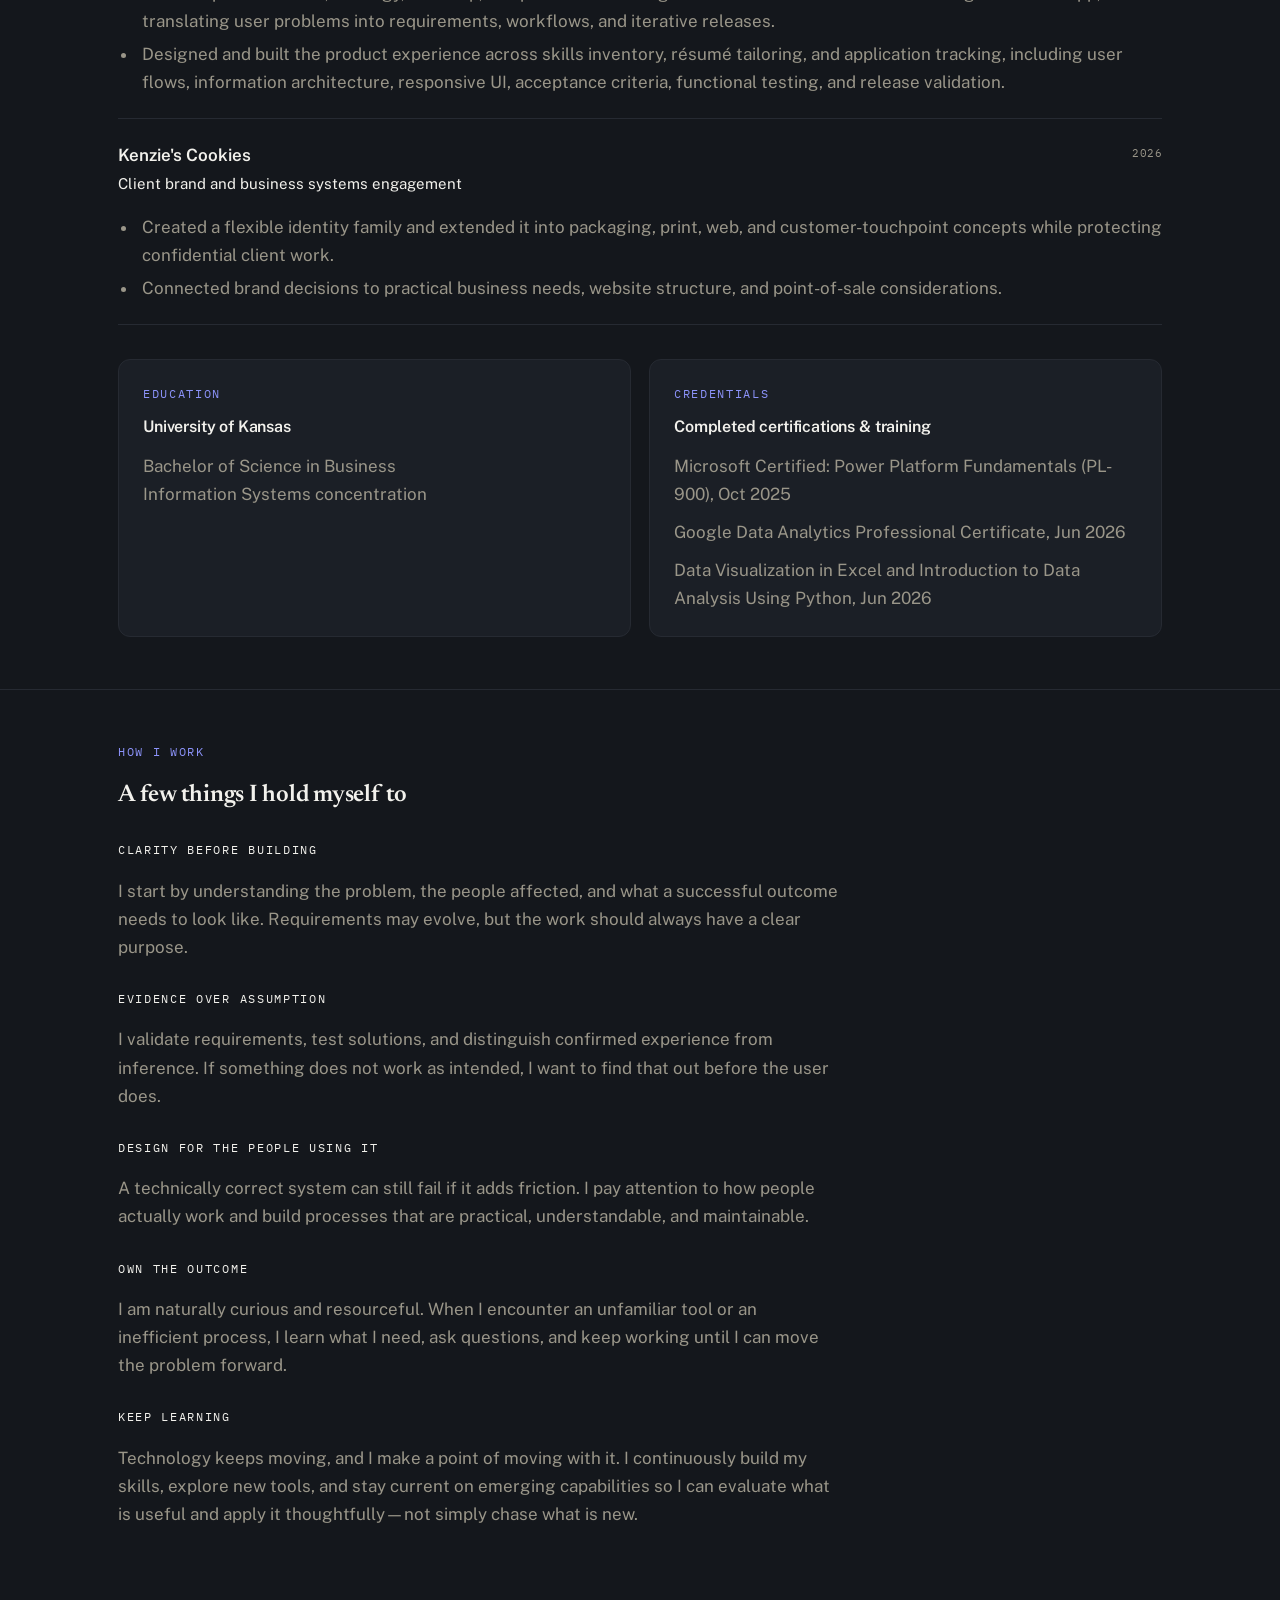
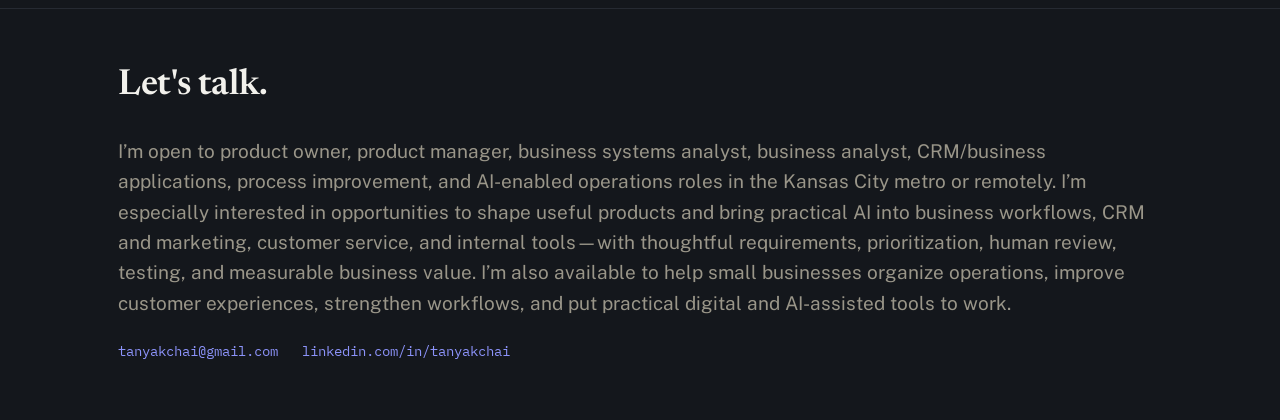
<file: about.html>
<!DOCTYPE html>
<html lang="en">
<head>
<script defer src="/analytics.js"></script>
<meta charset="UTF-8">
<meta name="viewport" content="width=device-width, initial-scale=1.0">
<link rel="icon" href="/favicon.svg" type="image/svg+xml">
<link rel="apple-touch-icon" href="/favicon-180.png">
<title>About — Tanya Chai</title>
<meta name="description" content="Product owner and business systems analyst focused on practical, human-centered AI adoption, operations, CRM, and product development.">
<meta name="color-scheme" content="dark">
<link rel="preconnect" href="https://fonts.googleapis.com">
<link href="https://fonts.googleapis.com/css2?family=Newsreader:ital,wght@0,500;0,600;1,500&family=Public+Sans:wght@400;500;600&family=IBM+Plex+Mono:wght@400;500&display=swap" rel="stylesheet">
<style>
/* ===================================================================
   Tanya Chai — Portfolio design system
   Palette:  ink #14171C · raised #1B1F26 · paper #F2F1EC
             muted #9A9689 · accent #8C93FA · line #262A32
   Type:     Newsreader (display) · Public Sans (body) · IBM Plex Mono (data)
   Signature: the "stamp" — a rotated, hand-stamped credential mark used
              to state status (Shipped / In progress / Verified) — because
              the throughline of this work is not claiming something is
              done until it's proven to be.
=================================================================== */

:root{
  color-scheme: dark;
  --ink:#14171C;
  --ink-raised:#1B1F26;
  --paper:#F2F1EC;
  --muted:#9A9689;
  --muted-dim:#6B6860;
  --accent:#8C93FA;
  --accent-dim:rgba(140,147,250,0.16);
  --line:#262A32;
  --line-strong:#363B45;
  --radius:10px;
  --font-display:'Newsreader', Georgia, serif;
  --font-body:'Public Sans', -apple-system, sans-serif;
  --font-mono:'IBM Plex Mono', ui-monospace, monospace;
  --max:1100px;
}

*{box-sizing:border-box;}
html{scroll-behavior:smooth; background:var(--ink) !important;}
@media (prefers-reduced-motion: reduce){ html{scroll-behavior:auto;} *{animation:none !important; transition:none !important;} }

body{
  margin:0;
  min-height:100vh;
  background:var(--ink) !important;
  color:var(--paper);
  font-family:var(--font-body);
  font-size:17px;
  line-height:1.65;
  -webkit-font-smoothing:antialiased;
}

a{color:inherit;}
img{max-width:100%; display:block;}

.wrap{max-width:var(--max); margin:0 auto; padding:0 28px;}

/* ---------- Type ---------- */
h1,h2,h3{font-family:var(--font-display); font-weight:600; margin:0; letter-spacing:-0.01em;}
.eyebrow{
  font-family:var(--font-mono); font-size:12px; letter-spacing:0.14em; text-transform:uppercase;
  color:var(--accent); margin:0 0 14px;
}
.section-label{color:var(--accent) !important;}
.lede{color:var(--muted); font-size:19px; line-height:1.6; max-width:640px;}
.mono{font-family:var(--font-mono);}

/* ---------- Nav ---------- */
header.site{
  position:sticky; top:0; z-index:20;
  background:rgba(20,23,28,0.88); backdrop-filter:blur(6px);
  border-bottom:1px solid var(--line);
}
header.site .wrap{display:flex; align-items:center; justify-content:space-between; padding-top:18px; padding-bottom:18px;}
.wordmark{
  display:flex; align-items:center; justify-content:center;
  width:40px; height:40px; border-radius:50%;
  border:1.5px solid var(--accent); color:var(--accent);
  font-family:var(--font-display); font-weight:600; font-size:14px; letter-spacing:0;
  text-decoration:none;
}
.wordmark{width:auto; height:auto; border:0; border-radius:0; gap:12px; color:var(--paper);}
.site-avatar{width:48px; height:48px; border-radius:50%; border:1.5px solid var(--accent); object-fit:cover; object-position:50% 42%;}
.site-name{font-family:var(--font-display); font-size:20px; font-weight:600; line-height:1;}
nav.primary{display:flex; gap:28px; font-size:14px;}
nav.primary a{text-decoration:none; color:var(--muted);}
nav.primary a:hover, nav.primary a:focus-visible{color:var(--paper);}

/* ---------- Hero ---------- */
.hero{padding:96px 0 72px;}
.hero-intro{display:flex; align-items:center; gap:16px; margin-bottom:32px;}
.avatar{
  width:68px; height:68px; border-radius:50%; flex-shrink:0; position:relative;
  border:2px solid var(--accent); overflow:hidden; background:var(--ink-raised);
}
.avatar img{width:100%; height:100%; object-fit:cover; display:block;}
.avatar-fallback{
  display:none; position:absolute; inset:0; align-items:center; justify-content:center;
  font-family:var(--font-display); font-weight:600; font-size:23px; color:var(--accent);
}
.avatar.no-photo img{display:none;}
.avatar.no-photo .avatar-fallback{display:flex;}
.intro-name{font-family:var(--font-display); font-size:23px; font-weight:600; margin:0;}
.hero h1{font-size:clamp(34px, 5.4vw, 58px); line-height:1.08; max-width:820px; margin-bottom:22px;}
.hero h1 em{color:var(--accent); font-style:italic;}

/* ---------- Stamp (signature element) ---------- */
.stamp{
  display:inline-flex; align-items:center; gap:7px;
  font-family:var(--font-mono); font-size:11px; letter-spacing:0.1em; text-transform:uppercase;
  border:1px solid var(--accent); color:var(--accent);
  padding:5px 11px; border-radius:3px;
  transform:rotate(-2deg);
  background:var(--accent-dim);
}
.stamp.dim{border-color:var(--line-strong); color:var(--muted); background:transparent; transform:rotate(1.4deg);}
.stamp::before{content:"";}

/* ---------- Sections ---------- */
section{padding:52px 0;}
.section-head{display:flex; align-items:baseline; justify-content:space-between; gap:20px; margin-bottom:32px; flex-wrap:wrap;}
.section-head h2{font-size:clamp(24px,3vw,32px);}

hr.rule{border:none; border-top:1px solid var(--line); margin:0;}

/* ---------- Featured project card ---------- */
.feature{
  display:grid; grid-template-columns:1.1fr 0.9fr; gap:40px;
  background:var(--ink-raised); border:1px solid var(--line);
  border-radius:16px; padding:40px; align-items:center;
}
.feature img{border-radius:8px; border:1px solid var(--line);}
.feature h3{font-size:clamp(24px,3vw,30px); margin-bottom:10px;}
.feature p{color:var(--muted); margin:0 0 20px;}
.tags{display:flex; flex-wrap:wrap; gap:8px; margin-bottom:24px;}
.tag{
  font-family:var(--font-mono); font-size:11px; letter-spacing:0.05em; text-transform:uppercase;
  border:1px solid var(--line-strong); color:var(--muted); padding:4px 10px; border-radius:20px;
}

/* ---------- Buttons ---------- */
.btn{
  display:inline-flex; align-items:center; gap:8px;
  font-family:var(--font-body); font-size:14px; font-weight:600;
  padding:11px 20px; border-radius:7px; text-decoration:none;
  border:1px solid var(--accent); color:var(--ink); background:var(--accent);
  transition:transform 0.15s ease, background 0.15s ease;
}
.btn:hover, .btn:focus-visible{background:#A6ACFC; transform:translateY(-1px);}
.btn.ghost{background:transparent; color:var(--paper); border-color:var(--line-strong);}
.btn.ghost:hover, .btn.ghost:focus-visible{border-color:var(--accent); color:var(--accent); background:transparent;}
.btn-row{display:flex; gap:12px; flex-wrap:wrap;}

/* ---------- Category grid ---------- */
.cat-grid{display:grid; grid-template-columns:repeat(auto-fit, minmax(220px,1fr)); gap:16px;}
.cat-card{
  display:block; text-decoration:none; color:inherit;
  border:1px solid var(--line); border-radius:12px; padding:24px;
  background:var(--ink-raised); transition:border-color 0.15s ease, transform 0.15s ease;
}
a.cat-card:hover, a.cat-card:focus-visible{border-color:var(--accent); transform:translateY(-2px);}
.cat-card.empty{opacity:0.55; cursor:default;}
.cat-card h3{font-family:var(--font-body); font-weight:600; font-size:16px; margin:14px 0 4px;}
.cat-card .count{font-family:var(--font-mono); font-size:12px; color:var(--muted-dim);}
.cat-icon{font-size:22px; color:var(--accent);}

/* ---------- Footer ---------- */
footer.site{border-top:1px solid var(--line); padding:48px 0 56px; margin-top:0;}
footer.site h2{font-size:clamp(26px,3.4vw,36px); margin-bottom:14px;}
.contact-row{display:flex; gap:24px; flex-wrap:wrap; margin-top:22px; font-family:var(--font-mono); font-size:14px;}
.contact-row a{text-decoration:none; color:var(--accent); border-bottom:1px solid transparent;}
.contact-row a:hover, .contact-row a:focus-visible{color:var(--accent); border-color:var(--accent);}
.fineprint{color:var(--muted-dim); font-size:12px; margin-top:40px;}

/* ---------- Reveal-on-scroll ---------- */
.reveal{opacity:0; transform:translateY(14px); transition:opacity 0.5s ease, transform 0.5s ease;}
.reveal.in{opacity:1; transform:none;}

/* ---------- Case study page ---------- */
.case-header{padding:44px 0 20px;}
.case-header + .case-body{padding-top:36px;}
.back-link{font-family:var(--font-mono); font-size:12px; letter-spacing:0.05em; text-transform:uppercase; color:var(--muted); text-decoration:none;}
.back-link:hover, .back-link:focus-visible{color:var(--accent);}
.meta-row{display:flex; flex-direction:column; gap:18px; margin-top:28px; padding-top:24px; border-top:1px solid var(--line);}
.meta-item .eyebrow{margin-bottom:6px;}
.meta-item p{margin:0; font-size:15px;}
.case-body h2{font-size:24px; margin-bottom:16px;}
.case-body p{color:var(--paper); max-width:720px;}
.case-body p.muted{color:var(--muted);}
.decision{margin-bottom:28px;}
.decision .eyebrow{margin-bottom:8px;}
.about-header{padding-bottom:18px;}
.about-header .lede{margin-bottom:0;}
.about-bio{padding-top:8px;}
.about-bio p{max-width:none;}
.about-bio p:first-child{margin-top:0;}
.about-header h1 em{color:var(--accent); font-style:italic;}
.toolkit-label{font-size:15px; letter-spacing:0.16em; color:var(--accent) !important;}
.toolkit-groups{display:grid; gap:28px; margin-top:24px;}
.toolkit-group{padding-bottom:24px; border-bottom:1px solid var(--line);}
.toolkit-group:last-child{padding-bottom:0; border-bottom:0;}
.toolkit-group .eyebrow{margin-bottom:12px;}
.toolkit-pills{display:flex; flex-wrap:wrap; gap:8px;}
.toolkit-pill{
  font-family:var(--font-mono); font-size:11px; letter-spacing:0.05em; text-transform:uppercase;
  border:1px solid var(--line-strong); color:var(--muted); padding:6px 12px; border-radius:20px;
}
.about-actions{margin-top:24px;}
.career-progression{
  display:grid; grid-template-columns:minmax(0,1fr) 72px minmax(0,1fr) 72px minmax(0,1fr) 72px minmax(0,1.25fr); gap:12px; align-items:start; margin-top:34px;
  padding:24px 26px; border:1px solid var(--line); border-radius:14px; background:var(--ink-raised);
}
.case-body .progression-label{grid-column:1 / -1; margin:0 0 14px; font-family:var(--font-mono); font-size:15px; letter-spacing:0.16em; text-transform:uppercase; color:var(--accent);}
.progression-step{min-width:0; text-align:center; display:flex; flex-direction:column; align-items:center;}
.progression-step span{display:block;}
.progression-index-row{height:20px; display:flex; align-items:center; justify-content:center; margin-bottom:6px;}
.progression-step .progression-index{font-family:var(--font-mono); font-size:13px; font-weight:500; letter-spacing:0.12em; color:var(--accent); margin-bottom:0;}
.progression-step .progression-name{font-size:14px; font-weight:600; line-height:1.4;}
.progression-connector{display:flex; align-items:center; justify-content:center; gap:8px; width:100%; height:20px; color:var(--accent); font-family:var(--font-body); font-size:21px; font-weight:600; line-height:1;}
.progression-chevron{display:block; animation:pulseChevron 2.4s ease-in-out infinite;}
.progression-chevron:nth-child(1){animation-delay:0s;}
.progression-chevron:nth-child(2){animation-delay:0.14s;}
.progression-chevron:nth-child(3){animation-delay:0.28s;}
.progression-connector:nth-of-type(2) .progression-chevron:nth-child(1){animation-delay:0.42s;}
.progression-connector:nth-of-type(2) .progression-chevron:nth-child(2){animation-delay:0.56s;}
.progression-connector:nth-of-type(2) .progression-chevron:nth-child(3){animation-delay:0.7s;}
.progression-connector:nth-of-type(3) .progression-chevron:nth-child(1){animation-delay:0.84s;}
.progression-connector:nth-of-type(3) .progression-chevron:nth-child(2){animation-delay:0.98s;}
.progression-connector:nth-of-type(3) .progression-chevron:nth-child(3){animation-delay:1.12s;}
@keyframes pulseChevron{
  0%{opacity:0.3; transform:translateX(0);}
  10%{opacity:1; transform:translateX(3px);}
  22%{opacity:0.3; transform:translateX(0);}
  100%{opacity:0.3; transform:translateX(0);}
}
.resume-head{display:block; margin-bottom:34px;}
.resume-head h2{font-size:clamp(28px,4vw,40px); margin-bottom:8px;}
.resume-head .lede{margin:0; max-width:none;}
.resume-file-link{display:inline-flex; margin-top:16px; color:var(--accent); font-family:var(--font-mono); font-size:12px; letter-spacing:0.04em; text-decoration:none;}
.resume-file-link:hover,.resume-file-link:focus-visible{text-decoration:underline; text-underline-offset:4px;}
.inline-link{color:inherit; text-decoration-color:var(--muted-dim); text-underline-offset:3px;}
.inline-link:hover,.inline-link:focus-visible{color:var(--paper); text-decoration-color:var(--paper);}
.resume-group{margin-top:34px;}
.resume-group:first-of-type{margin-top:0;}
.resume-group-title{font-family:var(--font-mono); font-size:12px; letter-spacing:0.14em; text-transform:uppercase; color:var(--accent); margin:0 0 14px;}
.resume-entry{display:grid; grid-template-columns:minmax(0,1fr) auto; gap:8px 28px; padding:22px 0; border-top:1px solid var(--line);}
.resume-entry:last-child{border-bottom:1px solid var(--line);}
.resume-entry h3{font-family:var(--font-body); font-size:17px; font-weight:600; letter-spacing:0; margin:0;}
.resume-entry .resume-org{color:var(--paper); font-size:15px; margin:3px 0 0;}
.resume-entry time{font-family:var(--font-mono); font-size:11px; letter-spacing:0.04em; color:var(--muted); white-space:nowrap; padding-top:3px;}
.resume-entry ul{grid-column:1 / -1; margin:8px 0 0; padding-left:20px; color:var(--muted);}
.resume-entry li{padding-left:4px; margin-bottom:5px;}
.resume-entry li:last-child{margin-bottom:0;}
.resume-details{display:grid; grid-template-columns:1fr 1fr; gap:18px; margin-top:34px;}
.resume-detail-card{border:1px solid var(--line); border-radius:12px; background:var(--ink-raised); padding:24px;}
.resume-detail-card h3{font-family:var(--font-body); font-size:16px; margin-bottom:12px;}
.resume-detail-card p{margin:0 0 10px; color:var(--muted); max-width:none;}
.resume-detail-card p:last-child{margin-bottom:0;}
.artifact-list{display:grid; grid-template-columns:repeat(auto-fit, minmax(240px,1fr)); gap:14px; margin-top:20px;}
.artifact{
  border:1px solid var(--line); border-radius:10px; padding:18px 20px;
  text-decoration:none; color:var(--paper); background:var(--ink-raised);
  transition:border-color 0.15s ease;
}
.artifact:hover, .artifact:focus-visible{border-color:var(--accent);}
.artifact .kind{font-family:var(--font-mono); font-size:11px; color:var(--muted-dim); text-transform:uppercase; letter-spacing:0.06em;}
.artifact .name{font-weight:600; margin-top:6px; font-size:15px;}

/* ---------- In-site document viewer ---------- */
.pdf-embed-wrap{width:100%; height:85vh; border-top:1px solid var(--line); border-bottom:1px solid var(--line); background:#525659;}
.pdf-embed-wrap iframe{width:100%; height:100%; border:none; display:block;}

/* ---------- Screenshot / asset frames (with graceful placeholder fallback) ---------- */
.shot-frame{
  border-radius:10px; border:1px solid var(--line); overflow:hidden;
  background:var(--ink-raised); position:relative; margin-top:20px;
}
.shot-frame img{width:100%; display:block;}
.shot-fallback{
  display:none; align-items:center; justify-content:center; min-height:260px;
  color:var(--muted-dim); font-family:var(--font-mono); font-size:12px;
  text-align:center; padding:20px; line-height:1.6;
}
.shot-frame video{width:100%; display:block; background:#000;}
.shot-frame.no-shot img{display:none;}
.shot-frame.no-shot video{display:none;}
.shot-frame.no-shot .shot-fallback{display:flex;}

.logo-card{
  border-radius:10px; background:var(--paper); padding:48px;
  display:flex; align-items:center; justify-content:center;
  min-height:180px; margin-top:20px; position:relative;
}
.logo-card img{max-width:280px; max-height:120px; display:block;}
.logo-card .shot-fallback{color:var(--muted-dim); min-height:auto;}
.logo-card.no-shot img{display:none;}
.logo-card.no-shot .shot-fallback{display:flex;}

/* ---------- Focus ---------- */
a:focus-visible, button:focus-visible{outline:2px solid var(--accent); outline-offset:2px;}

/* ---------- Responsive ---------- */
@media (max-width:820px){
  .feature{grid-template-columns:1fr;}
  .hero{padding:64px 0 48px;}
  nav.primary{gap:18px;}
  .career-progression{grid-template-columns:1fr; gap:6px;}
  .case-body .progression-label{text-align:center;}
  .progression-connector{width:auto; height:30px; justify-self:center; flex-direction:column; gap:0; transform:none; font-size:16px; line-height:0.65;}
  .progression-chevron{display:block; height:9px; transform:rotate(90deg); transform-origin:center;}
  .resume-details{grid-template-columns:1fr;}
}
@media (max-width:560px){
  .wrap{padding:0 20px;}
  section{padding:40px 0;}
  .meta-row{gap:20px;}
  .site-avatar{width:42px; height:42px;} .site-name{font-size:17px;} header.site .wrap{padding-top:12px; padding-bottom:12px;} nav.primary{gap:12px; font-size:13px;}
  .career-progression{padding:22px;}
  .resume-entry{grid-template-columns:1fr; gap:4px;}
  .resume-entry time{grid-row:2;}
  .resume-entry ul{grid-column:1;}
}

</style>
</head>
<body style="background:#14171C; color:#F2F1EC;">

<header class="site">
  <div class="wrap">
    <a class="wordmark" href="index.html" aria-label="Tanya Chai — home"><img class="site-avatar" src="headshot.png" alt=""><span class="site-name">Tanya Chai</span></a>
    <nav class="primary">
      <a href="index.html#portfolio">Portfolio</a>
      <a href="about.html">About</a>
      <a href="index.html#contact">Contact</a>
    </nav>
  </div>
</header>

<div class="wrap case-header about-header">
  <p class="eyebrow">The throughline</p>
  <h1 style="font-size:clamp(32px,5vw,50px);">I build <em>clarity</em> into <em>complex</em> work.</h1>
  <p class="lede" style="margin-top:12px; max-width:none;">My work sits at the intersection of business needs, product strategy, technology, and day-to-day operations—but the goal is simple: to help people do their best work.</p>
  <div class="btn-row about-actions">
    <a class="btn" href="assets/Tanya_Chai_Resume.pdf" target="_blank" rel="noopener noreferrer">View résumé ↗</a>
  </div>
</div>

<section class="case-body about-bio">
  <div class="wrap">
    <p>My career has centered on turning business needs into practical systems, even as my industries and titles have changed. I began in data engineering for legal eDiscovery, moved into project management, and later applied the same systems-focused approach to mortgage operations. My experience includes requirements gathering, process improvement, Microsoft Power Platform and Dynamics 365 configuration, data analysis, documentation, and testing.</p>
    <p>Today, I bring those experiences together in product ownership, business analysis, business systems, and AI-assisted end-to-end application development. As the product owner for VeriVault, I am working across the full product lifecycle—from problem definition, product strategy, roadmap and backlog decisions, requirements, workflow design, and UI/UX through implementation, functional testing, iteration, and release planning.</p>
    <p>I’m particularly interested in how AI can strengthen the systems businesses already rely on—reducing repetitive work, improving CRM and marketing workflows, supporting faster customer service, and enabling better decisions. I see AI not as a replacement for people, but as a tool for redesigning work: taking routine tasks off people’s plates so they can focus on judgment, creativity, problem-solving, and relationships. Whether improving a workflow, configuring a CRM, or building a digital product, my focus is practical AI adoption with clear business value, thoughtful human oversight, and solutions people can understand, trust, and use.</p>
    <p>Alongside this systems and product work, I also built and operate <a class="inline-link" href="https://thegiftloftco.com/" target="_blank" rel="noopener noreferrer">The Gift Loft</a>, an online curated gift store. Running the business has given me firsthand experience with inventory, pricing, financial and sales analysis, e-commerce, fulfillment, customer experience, branding, visual merchandising, and digital marketing. It has also strengthened my ability to create repeatable workflows, make decisions with limited resources, and design systems that work in day-to-day operations—not just on paper.</p>

    <div class="career-progression" aria-label="Career progression from data engineering to product ownership, business systems, and AI-assisted solutions">
      <p class="progression-label">Career progression</p>
      <div class="progression-step"><div class="progression-index-row"><span class="progression-index">01</span></div><span class="progression-name">Data Engineering</span></div>
      <span class="progression-connector" aria-hidden="true"><span class="progression-chevron">❯</span><span class="progression-chevron">❯</span><span class="progression-chevron">❯</span></span>
      <div class="progression-step"><div class="progression-index-row"><span class="progression-index">02</span></div><span class="progression-name">Project Management</span></div>
      <span class="progression-connector" aria-hidden="true"><span class="progression-chevron">❯</span><span class="progression-chevron">❯</span><span class="progression-chevron">❯</span></span>
      <div class="progression-step"><div class="progression-index-row"><span class="progression-index">03</span></div><span class="progression-name">Business Operations</span></div>
      <span class="progression-connector" aria-hidden="true"><span class="progression-chevron">❯</span><span class="progression-chevron">❯</span><span class="progression-chevron">❯</span></span>
      <div class="progression-step"><div class="progression-index-row"><span class="progression-index">04</span></div><span class="progression-name">Product Ownership, Business Systems &amp; AI-Assisted Solutions</span></div>
    </div>
  </div>
</section>

<hr class="rule">

<section class="case-body">
  <div class="wrap">
    <p class="eyebrow toolkit-label">Toolkit</p>
    <div class="toolkit-groups">
    <div class="toolkit-group">
      <p class="eyebrow">Business analysis</p>
      <div class="toolkit-pills">
        <span class="toolkit-pill">Requirements gathering</span><span class="toolkit-pill">Stakeholder communication</span><span class="toolkit-pill">Process mapping</span><span class="toolkit-pill">Functional documentation</span><span class="toolkit-pill">UAT</span><span class="toolkit-pill">Traceability</span>
      </div>
    </div>
    <div class="toolkit-group">
      <p class="eyebrow">Product ownership and management</p>
      <div class="toolkit-pills">
        <span class="toolkit-pill">Product strategy</span><span class="toolkit-pill">Problem definition</span><span class="toolkit-pill">Roadmapping</span><span class="toolkit-pill">Backlog ownership</span><span class="toolkit-pill">Prioritization</span><span class="toolkit-pill">User stories</span><span class="toolkit-pill">Acceptance criteria</span><span class="toolkit-pill">Release planning</span><span class="toolkit-pill">Stakeholder alignment</span><span class="toolkit-pill">Iterative delivery</span>
      </div>
    </div>
    <div class="toolkit-group">
      <p class="eyebrow">Business systems</p>
      <div class="toolkit-pills">
        <span class="toolkit-pill">Microsoft Power Platform</span><span class="toolkit-pill">Dynamics 365</span><span class="toolkit-pill">Dataverse</span><span class="toolkit-pill">SharePoint</span><span class="toolkit-pill">Forms</span><span class="toolkit-pill">Power Automate</span><span class="toolkit-pill">Power Apps</span>
      </div>
    </div>
    <div class="toolkit-group">
      <p class="eyebrow">Data and reporting</p>
      <div class="toolkit-pills">
        <span class="toolkit-pill">SQL</span><span class="toolkit-pill">Excel</span><span class="toolkit-pill">Data validation</span><span class="toolkit-pill">Analysis</span><span class="toolkit-pill">Reporting</span><span class="toolkit-pill">Power BI fundamentals</span>
      </div>
    </div>
    <div class="toolkit-group">
      <p class="eyebrow">AI-enabled systems &amp; application development</p>
      <div class="toolkit-pills">
        <span class="toolkit-pill">End-to-end application development</span><span class="toolkit-pill">AI opportunity discovery</span><span class="toolkit-pill">Product strategy</span><span class="toolkit-pill">Requirements development</span><span class="toolkit-pill">Workflow integration</span><span class="toolkit-pill">Human-in-the-loop design</span><span class="toolkit-pill">UI/UX design</span><span class="toolkit-pill">Prompt design</span><span class="toolkit-pill">Rapid prototyping</span><span class="toolkit-pill">Functional testing</span><span class="toolkit-pill">Iterative validation</span>
      </div>
    </div>
    <div class="toolkit-group">
      <p class="eyebrow">Product design and UI/UX</p>
      <div class="toolkit-pills">
        <span class="toolkit-pill">User flows</span><span class="toolkit-pill">Information architecture</span><span class="toolkit-pill">Interface design</span><span class="toolkit-pill">Interaction design</span><span class="toolkit-pill">Responsive design</span><span class="toolkit-pill">Usability testing</span><span class="toolkit-pill">Accessibility considerations</span><span class="toolkit-pill">HTML/CSS/JavaScript prototyping</span>
      </div>
    </div>
    <div class="toolkit-group">
      <p class="eyebrow">Operations</p>
      <div class="toolkit-pills">
        <span class="toolkit-pill">Workflow improvement</span><span class="toolkit-pill">Documentation</span><span class="toolkit-pill">CRM administration</span><span class="toolkit-pill">E-commerce operations</span>
      </div>
    </div>
    <div class="toolkit-group">
      <p class="eyebrow">Branding and marketing</p>
      <div class="toolkit-pills">
        <span class="toolkit-pill">Brand identity</span><span class="toolkit-pill">Visual content</span><span class="toolkit-pill">Digital marketing</span><span class="toolkit-pill">Social media</span><span class="toolkit-pill">Customer communication</span><span class="toolkit-pill">Visual merchandising</span><span class="toolkit-pill">Canva</span><span class="toolkit-pill">Shopify</span>
      </div>
    </div>
    </div>
  </div>
</section>

<hr class="rule">

<!-- RESUME-SYNC: The web-native experience below and assets/Tanya_Chai_Resume.pdf are one résumé. Update both in the same change. Current version: 2026-09-17. -->
<section class="case-body" id="resume">
  <div class="wrap">
    <div class="resume-head">
      <div>
        <p class="eyebrow section-label">Résumé / CV</p>
        <h2>Experience built across products, systems, data, and operations</h2>
        <p class="lede">A comprehensive view of the work behind the toolkit—from product ownership, data delivery, and business operations to Microsoft business applications, process improvement, and client solutions.</p>
      </div>
      <a class="resume-file-link" href="assets/Tanya_Chai_Resume.pdf" target="_blank" rel="noopener noreferrer">Open the PDF résumé ↗</a>
    </div>

    <div class="resume-group">
      <p class="resume-group-title">Professional experience</p>

      <article class="resume-entry">
        <div><h3>Founder / Business Solutions Consultant</h3><p class="resume-org">Chai Modern Business Solutions</p></div>
        <time datetime="2024">2024 – Present</time>
        <ul>
          <li>Help small-business clients translate business needs into practical customer experiences, digital tools, workflows, brand systems, and implementation recommendations.</li>
          <li>Delivered a Kenzie's Cookies engagement spanning brand identity variations, packaging and print concepts, website direction, and point-of-sale recommendations.</li>
        </ul>
      </article>

      <article class="resume-entry">
        <div><h3>Branch Operations Lead / Systems Analyst</h3><p class="resume-org">Luminate / Princeton Mortgage</p></div>
        <time datetime="2024-12/2026-03">Dec 2024 – Mar 2026</time>
        <ul>
          <li>Built and configured a Dynamics 365 CRM environment with tables, fields, forms, views, business rules, business process flows, security, dashboards, and email synchronization.</li>
          <li>Translated operational needs into Microsoft business-application workflows, automations, documentation, testing, and user guidance.</li>
          <li>Analyzed pipeline, P&amp;L, revenue, expense, and operational data and helped reduce loan turnaround time by 14 days.</li>
          <li>Maintained a 1,000+ contact client database and improved data quality, follow-up visibility, and loan-lifecycle handoffs.</li>
        </ul>
      </article>

      <article class="resume-entry">
        <div><h3>Loan Originator Assistant</h3><p class="resume-org">Armed Forces Bank</p></div>
        <time datetime="2023-08/2024-05">Aug 2023 – May 2024</time>
        <ul>
          <li>Coordinated mortgage files from intake through closing, completed pre-underwriting reviews, tracked conditions, and maintained accurate data across Encompass and related systems.</li>
          <li>Worked across borrowers, loan officers, processors, underwriters, and third parties to resolve documentation issues and keep time-sensitive files moving.</li>
        </ul>
      </article>

      <article class="resume-entry">
        <div><h3>Owner / Operator</h3><p class="resume-org">Retail &amp; E-commerce Businesses: sewKC + The Gift Loft</p></div>
        <time datetime="2015-06">Jun 2015 – Present</time>
        <ul>
          <li>Built and operated retail and Shopify-based businesses across inventory, pricing, merchandising, fulfillment, customer service, marketing, and daily operations.</li>
          <li>Used sales trends, product performance, customer behavior, forecasting, and margin analysis to guide product-mix and pricing decisions.</li>
          <li>Launched The Gift Loft in November 2024 and built its brand, storefront, packaging, reporting, communications, and repeatable operating workflows end to end.</li>
        </ul>
      </article>

      <article class="resume-entry">
        <div><h3>Career Break &amp; Family Caregiving</h3></div>
        <time datetime="2012/2015">2012 – 2015</time>
        <ul><li>Took a planned career pause before returning through entrepreneurship, e-commerce, and operations work.</li></ul>
      </article>

      <article class="resume-entry">
        <div><h3>Project Manager / Data Engineer</h3><p class="resume-org">Iris Data Services</p></div>
        <time datetime="2007-10/2011-12">Oct 2007 – Dec 2011</time>
        <ul>
          <li>Progressed from data engineering into project management, owning client work from technical intake and statement of work through validation, reporting, and delivery.</li>
          <li>Processed, cleaned, transformed, and ingested large legal eDiscovery datasets while protecting data quality and delivery accuracy.</li>
          <li>Translated client requirements into technical plans and coordinated priorities, deadlines, risks, and repeatable delivery processes.</li>
        </ul>
      </article>

      <article class="resume-entry">
        <div><h3>Database / Program Specialist</h3><p class="resume-org">H&amp;R Block</p></div>
        <time datetime="2001-06/2007-09">Jun 2001 – Sep 2007</time>
        <ul>
          <li>Built and maintained Microsoft Access databases, queries, and reports supporting program operations, data quality, and leadership visibility.</li>
          <li>Mapped business and FINRA rules into database logic, requirements, use cases, test cases, and repeatable processes.</li>
          <li>Automated reward calculations and recurring reporting and created user documentation, training materials, and business-user support.</li>
        </ul>
      </article>
    </div>

    <div class="resume-group">
      <p class="resume-group-title section-label">Selected projects</p>
      <article class="resume-entry">
        <div><h3>VeriVault</h3><p class="resume-org">Independent product owner · AI-assisted application development</p></div>
        <time datetime="2026">2026</time>
        <ul>
          <li>Own the product vision, strategy, roadmap, and prioritized backlog for an evidence-backed career-management web app, translating user problems into requirements, workflows, and iterative releases.</li>
          <li>Designed and built the product experience across skills inventory, résumé tailoring, and application tracking, including user flows, information architecture, responsive UI, acceptance criteria, functional testing, and release validation.</li>
        </ul>
      </article>
      <article class="resume-entry">
        <div><h3>Kenzie's Cookies</h3><p class="resume-org">Client brand and business systems engagement</p></div>
        <time datetime="2026">2026</time>
        <ul>
          <li>Created a flexible identity family and extended it into packaging, print, web, and customer-touchpoint concepts while protecting confidential client work.</li>
          <li>Connected brand decisions to practical business needs, website structure, and point-of-sale considerations.</li>
        </ul>
      </article>
    </div>

    <div class="resume-details">
      <div class="resume-detail-card">
        <p class="eyebrow section-label">Education</p>
        <h3>University of Kansas</h3>
        <p>Bachelor of Science in Business<br>Information Systems concentration</p>
      </div>
      <div class="resume-detail-card">
        <p class="eyebrow section-label">Credentials</p>
        <h3>Completed certifications &amp; training</h3>
        <p>Microsoft Certified: Power Platform Fundamentals (PL-900), Oct 2025</p>
        <p>Google Data Analytics Professional Certificate, Jun 2026</p>
        <p>Data Visualization in Excel and Introduction to Data Analysis Using Python, Jun 2026</p>
      </div>
    </div>
  </div>
</section>

<hr class="rule">

<section class="case-body">
  <div class="wrap">
    <p class="eyebrow section-label">How I work</p>
    <h2 style="margin-bottom:24px;">A few things I hold myself to</h2>

    <div class="decision">
      <p class="eyebrow">Clarity before building</p>
      <p class="muted">I start by understanding the problem, the people affected, and what a successful outcome needs to look like. Requirements may evolve, but the work should always have a clear purpose.</p>
    </div>
    <div class="decision">
      <p class="eyebrow">Evidence over assumption</p>
      <p class="muted">I validate requirements, test solutions, and distinguish confirmed experience from inference. If something does not work as intended, I want to find that out before the user does.</p>
    </div>
    <div class="decision">
      <p class="eyebrow">Design for the people using it</p>
      <p class="muted">A technically correct system can still fail if it adds friction. I pay attention to how people actually work and build processes that are practical, understandable, and maintainable.</p>
    </div>
    <div class="decision">
      <p class="eyebrow">Own the outcome</p>
      <p class="muted">I am naturally curious and resourceful. When I encounter an unfamiliar tool or an inefficient process, I learn what I need, ask questions, and keep working until I can move the problem forward.</p>
    </div>
    <div class="decision">
      <p class="eyebrow">Keep learning</p>
      <p class="muted">Technology keeps moving, and I make a point of moving with it. I continuously build my skills, explore new tools, and stay current on emerging capabilities so I can evaluate what is useful and apply it thoughtfully—not simply chase what is new.</p>
    </div>
  </div>
</section>

<footer class="site" id="contact">
  <div class="wrap">
    <h2>Let's talk.</h2>
    <p class="lede" style="max-width:none;">I’m open to product owner, product manager, business systems analyst, business analyst, CRM/business applications, process improvement, and AI-enabled operations roles in the Kansas City metro or remotely. I’m especially interested in opportunities to shape useful products and bring practical AI into business workflows, CRM and marketing, customer service, and internal tools—with thoughtful requirements, prioritization, human review, testing, and measurable business value. I’m also available to help small businesses organize operations, improve customer experiences, strengthen workflows, and put practical digital and AI-assisted tools to work.</p>
    <div class="contact-row">
      <a href="mailto:tanyakchai@gmail.com">tanyakchai@gmail.com</a>
      <a href="https://www.linkedin.com/in/tanyakchai/">linkedin.com/in/tanyakchai</a>
    </div>
  </div>
</footer>

</body>
</html>
</file>
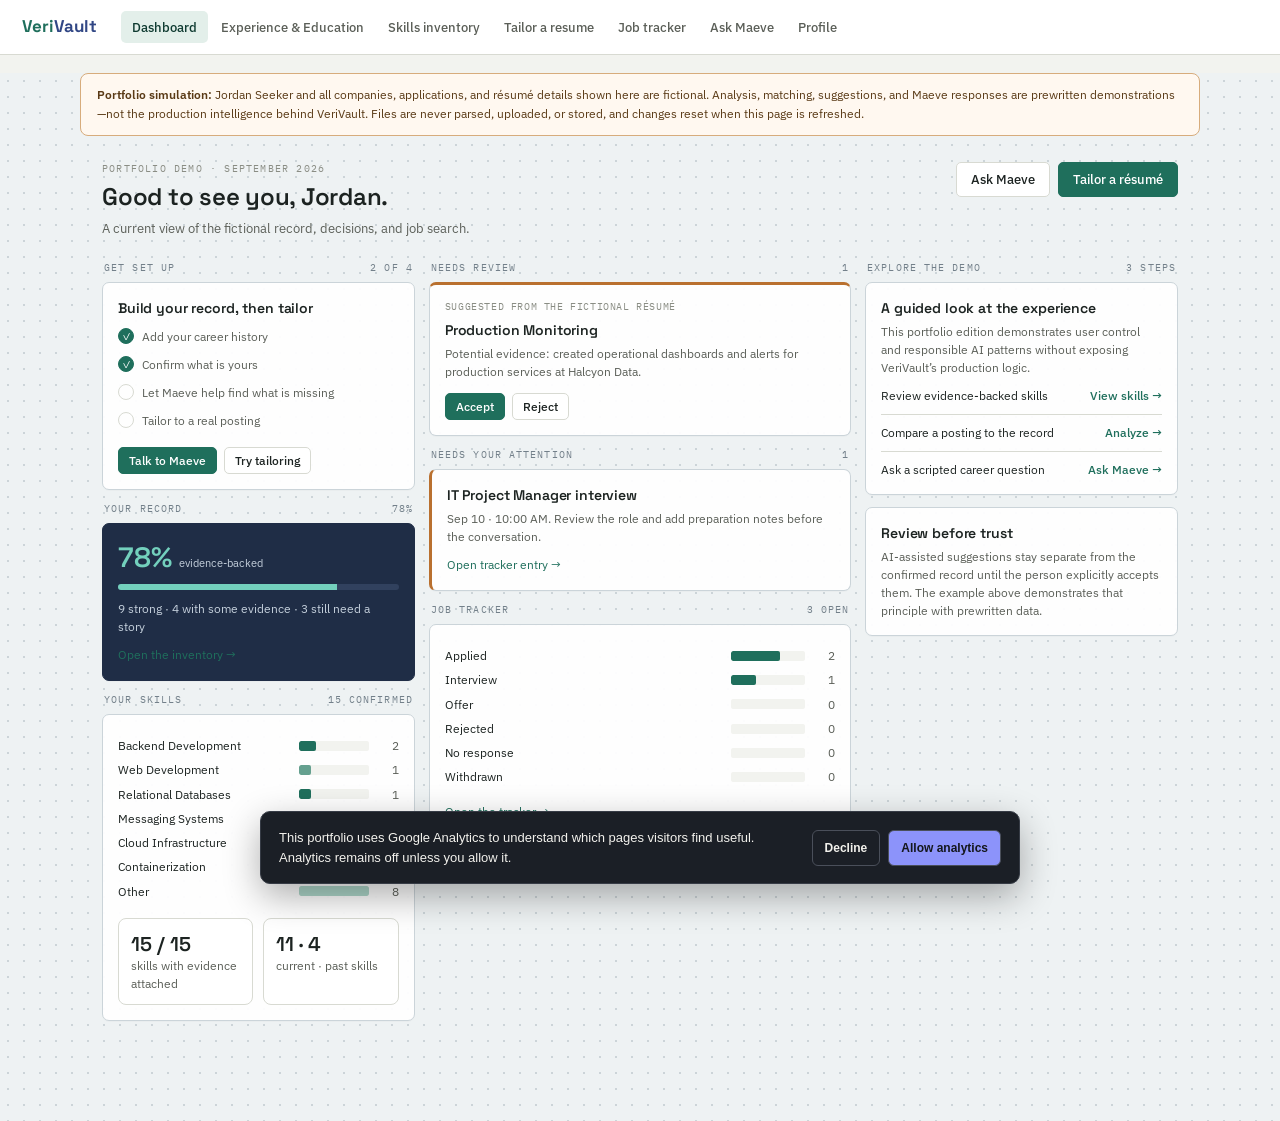
<file: work/career-copilot/prototype.html>
<!DOCTYPE html>
<html lang="en">
<head>
<script defer src="/analytics.js"></script>
<meta charset="UTF-8">
<meta name="viewport" content="width=device-width, initial-scale=1.0">
<link rel="icon" href="/favicon.svg" type="image/svg+xml">
<link rel="apple-touch-icon" href="/favicon-180.png">
<title>VeriVault — Interactive Prototype</title>
<link rel="preconnect" href="https://fonts.googleapis.com">
<link href="https://fonts.googleapis.com/css2?family=Space+Grotesk:wght@500;600;700&family=IBM+Plex+Sans:wght@400;500;600&family=IBM+Plex+Mono:wght@400;500&display=swap" rel="stylesheet">
<style>
  :root{
    --paper:#F2F3EF; --raised:#FFFFFF; --ink:#1C2321; --ink-muted:#5B5F58; --ink-faint:#8A8D84;
    --line:#D8DAD2; --ledger:#1F6F5C; --ledger-soft:#E3EFEA; --ledger-ink:#0E3A30;
    --flag:#B9702F; --flag-soft:#F4E7D8; --flag-ink:#5A3A16; --radius:5px;
    --font-display:'Space Grotesk',sans-serif; --font-body:'IBM Plex Sans',sans-serif; --font-mono:'IBM Plex Mono',monospace;
  }
  *{box-sizing:border-box;}
  html,body{margin:0;padding:0;}
  body{background:var(--paper);color:var(--ink);font-family:var(--font-body);font-size:15px;line-height:1.5;-webkit-font-smoothing:antialiased;}
  @media (prefers-reduced-motion: reduce){*{animation:none !important;transition:none !important;}}
  h1,h2,h3{font-family:var(--font-display);font-weight:600;margin:0;letter-spacing:-0.01em;}
  a{color:inherit;} button{font-family:var(--font-body);cursor:pointer;} .mono{font-family:var(--font-mono);}

  .shell{display:flex;min-height:100vh;}
  .sidebar{width:216px;flex-shrink:0;background:var(--raised);border-right:1px solid var(--line);padding:28px 18px;display:flex;flex-direction:column;position:sticky;top:0;height:100vh;overflow-y:auto;}
  .wordmark{font-family:var(--font-display);font-size:19px;font-weight:700;margin-bottom:4px;}
  .wordmark .wm-veri{color:var(--ledger);}
  .wordmark .wm-vault{color:#314785;}
  .tagline{font-size:11px;color:var(--ink-faint);margin-bottom:30px;letter-spacing:0.02em;}
  .nav{display:flex;flex-direction:column;gap:2px;}
  .nav-item{display:flex;align-items:center;gap:10px;padding:9px 10px;border-radius:var(--radius);font-size:13.5px;font-weight:500;color:var(--ink-muted);border:1px solid transparent;background:none;text-align:left;width:100%;}
  .nav-item svg{flex-shrink:0;opacity:0.75;}
  .nav-item:hover{background:var(--paper);}
  .nav-item.active{background:var(--ledger-soft);color:var(--ledger-ink);border-color:var(--ledger);}
  .nav-item.active svg{opacity:1;}
  .sidebar-foot{margin-top:auto;font-size:11px;color:var(--ink-faint);padding-top:20px;border-top:1px solid var(--line);}

  .main{flex:1;min-width:0;}
  .prototype-notice{max-width:980px;margin:22px auto 0;padding:12px 16px;border:1px solid #D5A46F;border-radius:8px;background:var(--flag-soft);color:var(--flag-ink);font-size:12px;line-height:1.55;}
  .prototype-notice strong{font-weight:600;}
  .view{display:none;padding:36px 40px 100px;max-width:980px;margin:0 auto;animation:fadeIn .25s ease;}
  .view.active{display:block;}
  @keyframes fadeIn{from{opacity:0;transform:translateY(4px);}to{opacity:1;transform:none;}}

  .view-head{display:flex;justify-content:space-between;align-items:flex-end;margin-bottom:22px;gap:16px;flex-wrap:wrap;}
  .view-head h1{font-size:23px;}
  .view-sub{font-size:13px;color:var(--ink-muted);margin-top:4px;}
  .head-actions{display:flex;gap:8px;flex-wrap:wrap;}

  .btn{font-size:13px;font-weight:500;padding:8px 14px;border-radius:var(--radius);border:1px solid var(--line);background:var(--raised);color:var(--ink);display:inline-flex;align-items:center;gap:6px;white-space:nowrap;}
  .btn:hover{border-color:var(--ink-faint);}
  .btn-primary{background:var(--ledger);border-color:var(--ledger);color:#fff;}
  .btn-primary:hover{background:var(--ledger-ink);border-color:var(--ledger-ink);}
  .btn-danger{color:#7A2E27;border-color:#CFA39E;background:#FFF8F7;}
  .btn-danger:hover{color:#fff;border-color:#7A2E27;background:#7A2E27;}
  .btn-sm{padding:5px 10px;font-size:12px;}
  .btn-block{width:100%;justify-content:center;}
  .btn:disabled{opacity:0.35;cursor:default;}

  .grid-2{display:grid;grid-template-columns:1fr 1fr;gap:16px;margin-bottom:30px;}
  .card{background:var(--raised);border:1px solid var(--line);border-radius:8px;padding:20px;}
  .card-icon{width:30px;height:30px;border-radius:6px;background:var(--ledger-soft);color:var(--ledger-ink);display:flex;align-items:center;justify-content:center;margin-bottom:12px;}
  .card h3{font-size:15px;margin-bottom:5px;} .card p{font-size:12.5px;color:var(--ink-muted);margin:0 0 14px;}

  .section-label{font-size:12px;font-weight:500;color:var(--ink-muted);text-transform:uppercase;letter-spacing:0.04em;margin-bottom:10px;}
  .list-row{display:flex;justify-content:space-between;align-items:center;padding:11px 2px;border-bottom:1px solid var(--line);gap:12px;}
  .list-row:first-child{border-top:1px solid var(--line);}
  .list-row .role{font-size:13.5px;font-weight:500;} .list-row .company{font-size:11.5px;color:var(--ink-muted);}
  .badge{font-family:var(--font-mono);font-size:11px;font-weight:500;padding:2px 8px;border-radius:20px;white-space:nowrap;}
  .badge-good{background:var(--ledger-soft);color:var(--ledger-ink);}
  .badge-warn{background:var(--flag-soft);color:var(--flag-ink);}
  .badge-flat{background:var(--paper);color:var(--ink-muted);border:1px solid var(--line);}

  .search-row{display:flex;gap:10px;margin-bottom:18px;flex-wrap:wrap;}
  .search-row input{flex:1;min-width:180px;padding:9px 12px;border:1px solid var(--line);border-radius:var(--radius);font-size:13.5px;font-family:var(--font-body);background:var(--raised);height:36px;}
  .search-row input:focus{outline:2px solid var(--ledger);outline-offset:1px;}
  .inventory-toolbar{display:flex;justify-content:space-between;gap:10px;align-items:center;flex-wrap:wrap;margin:0 0 10px;}
  .inventory-filters{display:flex;gap:8px;flex-wrap:wrap;}
  .inventory-toolbar select{height:34px;padding:7px 30px 7px 11px;border:1px solid var(--line);border-radius:20px;background-color:var(--raised);font:12px var(--font-body);color:var(--ink-muted);}
  .inventory-count{font-size:12px;color:var(--ink-faint);margin-bottom:14px;}
  .skill-card{background:var(--raised);border:1px solid var(--line);border-radius:8px;padding:16px 18px;margin-bottom:12px;cursor:pointer;}
  .skill-card:hover{border-color:var(--ink-faint);}
  .skill-top{display:flex;justify-content:space-between;align-items:flex-start;gap:12px;margin-bottom:8px;}
  .skill-id{font-family:var(--font-mono);font-size:11px;color:var(--ink-faint);}
  .skill-name{font-size:14.5px;font-weight:600;margin-top:2px;}
  .skill-cat{font-size:11.5px;color:var(--ink-muted);margin-top:1px;}
  .skill-evidence{font-size:12.5px;color:var(--ink-muted);line-height:1.55;margin:9px 0;}
  .skill-note{font-size:11.5px;color:var(--flag-ink);background:var(--flag-soft);border-radius:4px;padding:6px 9px;margin-top:9px;}
  .edit-hint{font-size:10.5px;color:var(--ink-faint);margin-top:8px;}
  .chips{display:flex;flex-wrap:wrap;gap:5px;margin-top:9px;}
  .chip{font-size:10.5px;font-family:var(--font-mono);background:var(--paper);border:1px solid var(--line);border-radius:3px;padding:2px 7px;color:var(--ink-muted);}
  .prof-badge{font-size:10.5px;font-family:var(--font-mono);padding:2px 8px;border-radius:3px;text-transform:uppercase;letter-spacing:0.03em;}
  .prof-Advanced{background:var(--ledger-soft);color:var(--ledger-ink);}
  .prof-Intermediate{background:var(--flag-soft);color:var(--flag-ink);}
  .prof-Beginner{background:#E7F1ED;color:#466C61;}

  .stat-grid{display:grid;grid-template-columns:repeat(4,1fr);gap:12px;margin-bottom:16px;}
  .stat-card{background:var(--raised);border:1px solid var(--line);border-radius:8px;padding:15px 16px;min-height:108px;}
  .stat-label{font-size:10.5px;letter-spacing:.08em;text-transform:uppercase;color:var(--ink-faint);display:flex;align-items:center;gap:7px;}
  .stat-dot{width:7px;height:7px;border-radius:50%;background:var(--ledger);}
  .stat-dot.blue{background:#314785}.stat-dot.orange{background:var(--flag);}
  .stat-value{font-family:var(--font-display);font-size:30px;font-weight:600;line-height:1.05;margin:7px 0 2px;}
  .stat-detail{font-size:11.5px;color:var(--ink-muted);}
  .dashboard-panel{background:var(--raised);border:1px solid var(--line);border-radius:8px;padding:20px;margin-bottom:16px;}
  .dashboard-panel h3{font-size:15px;margin-bottom:12px;}
  .dashboard-columns{display:grid;grid-template-columns:1.35fr .85fr;gap:16px;}
  .metric-row{display:grid;grid-template-columns:150px 1fr 22px;align-items:center;gap:10px;font-size:12px;margin:9px 0;}
  .metric-bar{height:10px;background:var(--paper);border-radius:2px;overflow:hidden;}
  .metric-fill{height:100%;background:var(--ledger);border-radius:2px;}.metric-fill.mid{background:#65A08F}.metric-fill.light{background:#ADD6C9;}
  .metric-count{text-align:right;color:var(--ink-muted);}
  .pipeline-row{display:grid;grid-template-columns:1fr 74px 20px;align-items:center;gap:10px;font-size:12px;margin:10px 0;}
  .confidence-note{display:flex;align-items:center;justify-content:center;gap:12px;color:var(--ink-muted);font-size:12px;margin-top:22px;}
  .confidence-note strong{display:block;color:var(--ink);font-weight:600;}
  .confidence-icon{width:38px;height:38px;border-radius:50%;display:grid;place-items:center;background:var(--flag-soft);color:var(--flag);font-size:20px;}
  .assistant-example{display:flex;flex-wrap:wrap;gap:8px;margin:14px 0;}
  .assistant-response{min-height:92px;background:var(--paper);border:1px solid var(--line);border-radius:8px;padding:14px;color:var(--ink-muted);font-size:13px;}

  .panel{background:var(--raised);border:1px solid var(--line);border-radius:8px;padding:18px 20px;margin-bottom:16px;}
  .field-grid{display:grid;grid-template-columns:1fr 1fr;gap:10px;margin-bottom:10px;}
  .field-grid.full{grid-template-columns:1fr;}
  .field-input,.field-grid input,.field-grid select,.field-grid textarea{padding:8px 10px;border:1px solid var(--line);border-radius:var(--radius);font-size:12.5px;font-family:var(--font-body);width:100%;background:var(--paper);}
  input.field-input, select.field-input, .field-grid input, .field-grid select{height:34px;}
  textarea.field-input{height:auto;}
  select{-webkit-appearance:none;-moz-appearance:none;appearance:none;
    background-image:url("data:image/svg+xml;charset=UTF-8,%3Csvg xmlns='http://www.w3.org/2000/svg' viewBox='0 0 12 12'%3E%3Cpath fill='%235B5F58' d='M2 4l4 4 4-4z'/%3E%3C/svg%3E");
    background-repeat:no-repeat;background-position:right 9px center;background-size:9px;padding-right:26px;}
  .field-label{font-size:10.5px;color:var(--ink-faint);text-transform:uppercase;letter-spacing:0.03em;display:flex;align-items:center;gap:4px;margin-bottom:4px;}
  .field-error{color:var(--flag-ink);font-size:10.5px;margin-top:3px;min-height:13px;}
  .info-icon{position:relative;display:inline-flex;align-items:center;justify-content:center;width:13px;height:13px;border-radius:50%;
    border:1px solid var(--ink-faint);color:var(--ink-faint);font-size:9px;font-style:italic;font-family:Georgia,serif;cursor:help;
    text-transform:none;letter-spacing:0;flex-shrink:0;}
  .info-icon .tip{display:none;position:absolute;bottom:135%;left:50%;transform:translateX(-50%);background:var(--ink);color:#fff;
    font-size:11px;font-style:normal;font-family:var(--font-body);font-weight:400;padding:8px 10px;border-radius:5px;width:220px;
    line-height:1.45;white-space:normal;z-index:30;box-shadow:0 4px 14px rgba(0,0,0,0.18);}
  .info-icon:hover .tip,.info-icon:focus .tip{display:block;}
  .form-actions{display:flex;gap:8px;justify-content:flex-end;}
  .suggest-row{display:flex;align-items:flex-start;gap:10px;padding:10px 0;border-bottom:1px solid var(--line);}
  .suggest-row:last-of-type{border-bottom:none;}
  .suggest-row input[type=checkbox]{margin-top:3px;}
  .suggest-name{font-size:13px;font-weight:600;}
  .suggest-evidence{font-size:11.5px;color:var(--ink-muted);margin-top:2px;}
  .checkin-current{display:flex;align-items:center;gap:6px;font-size:11.5px;color:var(--ink-muted);margin-top:6px;}

  textarea{width:100%;min-height:150px;padding:12px 14px;border:1px solid var(--line);border-radius:var(--radius);font-family:var(--font-body);font-size:13.5px;resize:vertical;background:var(--raised);}
  textarea:focus,input:focus,select:focus{outline:2px solid var(--ledger);outline-offset:1px;}
  .link-row{display:flex;gap:8px;margin-bottom:8px;}
  .link-row input{flex:1;padding:9px 12px;border:1px solid var(--line);border-radius:var(--radius);font-size:13px;background:var(--raised);height:36px;}
  .fetch-status{font-size:11.5px;color:var(--ink-faint);margin-bottom:14px;min-height:15px;}
  .or-divider{font-size:10.5px;color:var(--ink-faint);text-transform:uppercase;letter-spacing:0.05em;margin:2px 0 8px;}
  .analysis-status{min-height:48px;margin-top:12px;}
  .analysis-working{display:flex;align-items:center;gap:11px;border:1px solid var(--line);border-radius:8px;background:var(--raised);padding:11px 14px;color:var(--ink-muted);font-size:12px;line-height:1.45;}
  .analysis-working strong{color:var(--ink);font-weight:600;}
  .analysis-spinner{width:18px;height:18px;flex-shrink:0;border:2px solid var(--line);border-top-color:var(--ledger);border-radius:50%;animation:analysisSpin .75s linear infinite;}
  .analysis-ready,.analysis-complete,.analysis-message{display:block;font-size:12px;color:var(--ink-muted);}
  .analysis-complete{color:var(--ledger-ink);}
  .analysis-message{color:var(--flag-ink);}
  @keyframes analysisSpin{to{transform:rotate(360deg);}}
  .tailor-grid{display:grid;grid-template-columns:2fr 1fr;gap:20px;margin-top:8px;align-items:start;}
  .resume-preview{background:var(--raised);border:1px solid var(--line);border-radius:8px;padding:22px 24px;}
  .resume-preview h2{font-size:17px;margin-bottom:2px;}
  .resume-preview .contact{font-size:11.5px;color:var(--ink-muted);margin-bottom:14px;}
  .resume-preview h4{font-size:11.5px;text-transform:uppercase;letter-spacing:0.04em;color:var(--ink-muted);margin:16px 0 7px;font-family:var(--font-body);font-weight:600;}
  .resume-preview ul{margin:0 0 4px;padding-left:18px;font-size:13px;line-height:1.6;}
  .job-block{margin-bottom:12px;}
  .job-block .job-title{font-weight:600;font-size:13px;}
  .job-block .job-dates{font-size:11px;color:var(--ink-muted);margin-bottom:4px;}
  .match-panel{background:var(--raised);border:1px solid var(--line);border-radius:8px;padding:18px 20px;position:sticky;top:20px;}
  .match-score{font-family:var(--font-display);font-size:34px;font-weight:700;color:var(--ledger-ink);}
  .match-label{font-size:11px;color:var(--ink-faint);margin-bottom:2px;}
  .match-list{margin:14px 0;}
  .match-list-item{display:flex;gap:7px;align-items:flex-start;font-size:12px;margin-bottom:7px;}
  .empty-hint{font-size:12px;color:var(--ink-faint);text-align:center;padding:40px 10px;}
  .dl-row{display:flex;flex-direction:column;gap:7px;margin-top:14px;}
  .add-tracker-box{border-top:1px solid var(--line);margin-top:14px;padding-top:14px;}
  .add-tracker-box input{margin-bottom:7px;}
  .controls-sub{font-size:11px;color:var(--ink-faint);margin:2px 0 10px;}
  .roles-reorder-row{display:flex;align-items:center;gap:8px;margin-bottom:6px;}
  .roles-reorder-row label{display:flex;align-items:center;gap:6px;flex:1;font-size:12px;color:var(--ink-muted);}

  .filter-row{display:flex;gap:10px;margin-bottom:14px;flex-wrap:wrap;}
  .filter-row select{padding:7px 10px;border:1px solid var(--line);border-radius:var(--radius);font-size:12.5px;background:var(--raised);font-family:var(--font-body);height:34px;}
  .tracker-table{width:100%;border-collapse:collapse;font-size:13px;}
  .tracker-table th{text-align:left;font-size:11px;text-transform:uppercase;letter-spacing:0.03em;color:var(--ink-faint);font-weight:500;padding:0 8px 8px 0;border-bottom:1px solid var(--line);white-space:nowrap;}
  .tracker-table th.sortable{cursor:pointer;user-select:none;}
  .tracker-table th.sortable:hover{color:var(--ink-muted);}
  .tracker-table td{padding:11px 8px 11px 0;border-bottom:1px solid var(--line);vertical-align:top;}
  .tracker-table tr.data-row{cursor:pointer;}
  .tracker-table tr.data-row:hover{background:rgba(31,111,92,0.03);}
  .detail-row td{background:var(--paper);}
  .detail-box{padding:14px 16px;}
  .tracker-links a{font-size:11.5px;color:var(--ledger-ink);text-decoration:none;display:block;margin-bottom:2px;}
  .tracker-links a:hover{text-decoration:underline;}
  .tracker-links .muted{display:block;color:var(--ink-faint);font-size:11.5px;}
  .note-entry{font-size:12.5px;padding:7px 0;border-bottom:1px solid var(--line);}
  .note-entry:last-child{border-bottom:none;}
  .note-entry-view{display:flex;justify-content:space-between;align-items:flex-start;gap:12px;}
  .note-entry-copy{min-width:0;}
  .note-entry-actions{display:flex;gap:9px;flex-shrink:0;opacity:.38;transition:opacity .15s ease;}
  .note-entry-view:hover .note-entry-actions,.note-entry-view:focus-within .note-entry-actions{opacity:1;}
  .note-action{padding:0;border:0;background:none;color:var(--ink-faint);font-family:var(--font-body);font-size:10.5px;line-height:1.4;text-decoration:underline;text-decoration-color:transparent;text-underline-offset:3px;cursor:pointer;}
  .note-action:hover,.note-action:focus-visible{color:var(--ink-muted);text-decoration-color:currentColor;outline:none;}
  .note-action-delete:hover,.note-action-delete:focus-visible{color:#7A2E27;}
  .note-date{color:var(--ink-faint);margin-right:8px;}
  .notes-add-row{display:flex;gap:8px;margin-top:10px;}
  .source-new-row{display:flex;align-items:center;gap:5px;}
  .source-new-row .field-input{min-width:0;}
  .add-row{background:var(--raised);border:1px solid var(--line);border-radius:8px;padding:16px 18px;margin-bottom:20px;}
  .add-row .fields{display:grid;grid-template-columns:1.2fr 1fr 0.8fr 1fr 0.9fr 0.9fr;gap:10px;margin-bottom:10px;}
  .add-row input,.add-row select{padding:8px 10px;border:1px solid var(--line);border-radius:var(--radius);font-size:12.5px;font-family:var(--font-body);width:100%;background:var(--paper);height:34px;}
  .foot-note{font-size:11px;color:var(--ink-faint);margin-top:16px;}
  #followup-section{margin-bottom:26px;}

  .profile-row{display:flex;align-items:center;gap:10px;padding:9px 0;border-bottom:1px solid var(--line);}
  .profile-row:last-child{border-bottom:none;}
  .profile-row .p-label{width:130px;font-size:12.5px;color:var(--ink-muted);flex-shrink:0;display:flex;align-items:center;gap:8px;}
  .profile-row input[type=text]{flex:1;padding:8px 10px;border:1px solid var(--line);border-radius:var(--radius);font-size:13px;background:var(--paper);font-family:var(--font-body);height:34px;}
  .profile-hint{font-size:11px;color:var(--ink-faint);margin-top:10px;}
  .profile-block{padding:14px 0;border-bottom:1px solid var(--line);}
  .profile-block:last-child{border-bottom:none;}
  .profile-block-head{display:flex;justify-content:space-between;align-items:center;gap:12px;flex-wrap:wrap;margin-bottom:10px;}
  .dyn-row{display:flex;gap:8px;align-items:center;margin-bottom:7px;}
  .dyn-row select{max-width:150px;}

  .tabbar{display:none;}
  .confirm-backdrop{position:fixed;inset:0;z-index:1000;display:flex;align-items:center;justify-content:center;padding:20px;background:rgba(28,35,33,0.48);}
  .confirm-backdrop[hidden]{display:none;}
  .confirm-dialog{width:min(430px,100%);background:var(--raised);border:1px solid var(--line);border-radius:10px;padding:22px;box-shadow:0 18px 55px rgba(28,35,33,0.22);}
  .confirm-kicker{font-family:var(--font-mono);font-size:10.5px;letter-spacing:0.06em;text-transform:uppercase;color:#7A2E27;margin-bottom:8px;}
  .confirm-dialog h2{font-size:19px;margin-bottom:8px;}
  .confirm-dialog p{font-size:13px;line-height:1.55;color:var(--ink-muted);margin:0 0 20px;}
  .confirm-actions{display:flex;justify-content:flex-end;gap:8px;}

  /* V2 portfolio edition: current visual language without production logic. */
  .shell{display:block;min-height:100vh;}
  .sidebar{width:100%;height:auto;min-height:55px;padding:0 22px;position:sticky;top:0;z-index:50;display:flex;flex-direction:row;align-items:center;gap:24px;overflow:visible;border-right:0;border-bottom:1px solid var(--line);}
  .wordmark{margin:0;white-space:nowrap;font-size:17px;}
  .tagline,.sidebar-foot{display:none;}
  .nav{display:flex;flex:1;flex-direction:row;gap:2px;overflow-x:auto;scrollbar-width:none;}
  .nav::-webkit-scrollbar{display:none;}
  .nav-item{width:auto;padding:8px 11px;border:0;white-space:nowrap;font-size:12.5px;}
  .nav-item svg{display:none;}
  .nav-item.active{border:0;background:var(--ledger-soft);}
  .main{min-height:calc(100vh - 55px);background-color:#EEF2F3;background-image:radial-gradient(#CCD4D8 0.75px,transparent 0.75px);background-size:16px 16px;}
  .prototype-notice{max-width:1120px;margin:18px auto 0;background:#FFF8F0;border-color:#D7AC7C;}
  .view{max-width:1120px;padding:26px 22px 100px;}
  .view-head{align-items:flex-start;}
  .view-head h1{font-size:24px;}
  .dashboard-actions{display:flex;gap:8px;}
  .dashboard-date{font:10px var(--font-mono);letter-spacing:.12em;text-transform:uppercase;color:var(--ink-faint);margin-bottom:4px;}
  .dashboard-v2{display:grid;grid-template-columns:1fr 1.35fr 1fr;gap:14px;align-items:start;}
  .dashboard-stack{display:flex;flex-direction:column;gap:12px;min-width:0;}
  .zone-label{display:flex;justify-content:space-between;align-items:center;font:10px var(--font-mono);letter-spacing:.11em;text-transform:uppercase;color:#73808A;margin:0 2px -4px;}
  .v2-card{background:rgba(255,255,255,.94);border:1px solid #CBD4D9;border-radius:7px;padding:15px;box-shadow:0 1px 0 rgba(28,35,33,.02);}
  .v2-card h3{font-size:14px;margin-bottom:4px;}
  .v2-card p{margin:0;color:var(--ink-muted);font-size:12px;line-height:1.5;}
  .v2-card-accent{border-top:3px solid var(--flag);}
  .v2-card-actions{display:flex;gap:7px;margin-top:12px;flex-wrap:wrap;}
  .v2-record{background:#1F2D46;color:#F7FAFA;border-color:#1F2D46;}
  .v2-record .record-score{font:600 28px var(--font-display);color:#73D0BD;}
  .v2-record .record-score small{font:400 11px var(--font-body);color:#C5D0DC;}
  .v2-record p,.v2-record .stat-detail{color:#C5D0DC;}
  .record-bar{height:6px;background:#31415E;border-radius:20px;overflow:hidden;margin:9px 0 10px;}
  .record-bar span{display:block;width:78%;height:100%;background:#73D0BD;}
  .setup-row{display:flex;gap:8px;align-items:flex-start;font-size:12px;color:var(--ink-muted);padding:5px 0;}
  .setup-mark{width:16px;height:16px;border-radius:50%;display:grid;place-items:center;flex:0 0 auto;border:1px solid var(--line);font-size:10px;}
  .setup-row.done .setup-mark{background:var(--ledger);border-color:var(--ledger);color:white;}
  .dash-mini-link{display:inline-block;margin-top:10px;color:var(--ledger);font-size:11.5px;text-decoration:none;}
  .dash-mini-link:hover{text-decoration:underline;}
  .suggestion-meta{font:10px var(--font-mono);text-transform:uppercase;letter-spacing:.06em;color:var(--ink-faint);margin-bottom:7px;}
  .attention-card{border-left:3px solid var(--flag);}
  .try-list{display:grid;gap:9px;margin-top:10px;}
  .try-item{display:flex;justify-content:space-between;gap:12px;align-items:center;border-top:1px solid var(--line);padding-top:9px;font-size:12px;}
  .try-item:first-child{border-top:0;padding-top:0;}
  .try-item button{border:0;background:none;padding:0;color:var(--ledger);font:500 11.5px var(--font-body);}
  .dashboard-v2 .metric-row{grid-template-columns:1fr 70px 20px;font-size:11.5px;margin:7px 0;}
  .dashboard-v2 .pipeline-row{font-size:11.5px;margin:7px 0;}

  .tailor-steps{display:grid;grid-template-columns:repeat(3,1fr);gap:8px;margin:-4px 0 18px;}
  .tailor-step{display:flex;align-items:center;gap:8px;padding:9px 11px;background:rgba(255,255,255,.72);border:1px solid var(--line);border-radius:6px;color:var(--ink-faint);font-size:11.5px;}
  .tailor-step span{display:grid;place-items:center;width:20px;height:20px;border-radius:50%;border:1px solid var(--line);font:10px var(--font-mono);}
  .tailor-step.active{background:var(--ledger-soft);border-color:#AFCFC5;color:var(--ledger-ink);font-weight:600;}
  .tailor-step.active span{background:var(--ledger);border-color:var(--ledger);color:white;}
  .requirements-review{display:none;background:var(--raised);border:1px solid var(--line);border-radius:8px;margin-top:16px;overflow:hidden;}
  .requirements-head{display:flex;justify-content:space-between;gap:16px;align-items:center;padding:16px 18px;border-bottom:1px solid var(--line);}
  .requirements-head h3{font-size:15px;}
  .requirements-head p{font-size:11.5px;color:var(--ink-muted);margin:2px 0 0;}
  .requirement-row{display:grid;grid-template-columns:1fr 88px 160px;gap:14px;align-items:center;padding:11px 18px;border-bottom:1px solid var(--line);font-size:12px;}
  .requirement-row:last-of-type{border-bottom:0;}
  .requirement-source{color:var(--ink-muted);font-size:11px;}
  .requirement-status{font-weight:500;}
  .requirement-status.backed{color:var(--ledger);}
  .requirement-status.thin{color:var(--flag);}
  .requirement-status.missing{color:#A54B39;}
  .requirements-foot{display:flex;justify-content:space-between;align-items:center;gap:14px;padding:13px 18px;background:#F8FAF9;}
  .requirements-foot small{color:var(--ink-faint);font-size:10.5px;}
  @media (max-width:760px){
    .sidebar{display:none;}
    .prototype-notice{margin:14px 18px 0;}
    .tabbar{display:flex;position:fixed;bottom:0;left:0;right:0;z-index:10;background:var(--raised);border-top:1px solid var(--line);padding:6px 1px calc(6px + env(safe-area-inset-bottom));overflow-x:auto;}
    .tabbar button{flex:1;display:flex;flex-direction:column;align-items:center;gap:3px;background:none;border:none;font-size:9.5px;color:var(--ink-faint);padding:6px 1px;font-family:var(--font-body);min-width:52px;}
    .tabbar button.active{color:var(--ledger-ink);}
    .view{padding:22px 18px 92px;}
    .grid-2,.dashboard-columns{grid-template-columns:1fr;} .field-grid{grid-template-columns:1fr;}
    .stat-grid{grid-template-columns:repeat(2,1fr);}
    .metric-row{grid-template-columns:110px 1fr 22px;}
    .tailor-grid{grid-template-columns:1fr;} .match-panel{position:static;}
    .add-row .fields{grid-template-columns:1fr;}
    .filter-row{flex-direction:column;}
    .profile-row{flex-wrap:wrap;}
    .tracker-table thead{display:none;}
    .tracker-table, .tracker-table tbody, .tracker-table tr, .tracker-table td{display:block;width:100%;}
    .tracker-table tr.data-row{border-bottom:1px solid var(--line);padding:12px 0;}
    .detail-row{border-bottom:1px solid var(--line);}
    .tracker-table td{border:none;padding:3px 0;}
    .tracker-table td::before{content:attr(data-label);display:inline-block;width:88px;font-size:10.5px;color:var(--ink-faint);text-transform:uppercase;letter-spacing:0.03em;}
    .note-entry-actions{opacity:.72;}
    .note-action{padding:2px 0;font-size:11px;}
    .dashboard-v2{grid-template-columns:1fr;}
    .dashboard-actions{width:100%;}
    .dashboard-actions .btn{flex:1;justify-content:center;}
    .tailor-steps{grid-template-columns:1fr;}
    .requirement-row{grid-template-columns:1fr auto;}
    .requirement-source{grid-column:1/-1;}
    .requirements-head,.requirements-foot{align-items:flex-start;flex-direction:column;}
  }
</style>
</head>
<body>

<div class="shell">
  <div class="sidebar">
    <div class="wordmark"><span class="wm-veri">Veri</span><span class="wm-vault">Vault</span></div>
    <div class="tagline">Start with what's true. Build what's next.</div>
    <nav class="nav" id="nav">
      <button class="nav-item active" data-view="dashboard"><svg width="15" height="15" viewBox="0 0 24 24" fill="none" stroke="currentColor" stroke-width="2"><rect x="3" y="3" width="7" height="9" rx="1"/><rect x="14" y="3" width="7" height="5" rx="1"/><rect x="14" y="12" width="7" height="9" rx="1"/><rect x="3" y="16" width="7" height="5" rx="1"/></svg>Dashboard</button>
      <button class="nav-item" data-view="jobhistory"><svg width="15" height="15" viewBox="0 0 24 24" fill="none" stroke="currentColor" stroke-width="2"><rect x="3" y="3" width="18" height="18" rx="2"/><path d="M3 9h18M9 21V9"/></svg>Experience &amp; Education</button>
      <button class="nav-item" data-view="inventory"><svg width="15" height="15" viewBox="0 0 24 24" fill="none" stroke="currentColor" stroke-width="2"><path d="M9 6h11M9 12h11M9 18h11M4 6h.01M4 12h.01M4 18h.01"/></svg>Skills inventory</button>
      <button class="nav-item" data-view="tailor"><svg width="15" height="15" viewBox="0 0 24 24" fill="none" stroke="currentColor" stroke-width="2"><path d="M14 3v4a1 1 0 0 0 1 1h4"/><path d="M17 21H7a2 2 0 0 1-2-2V5a2 2 0 0 1 2-2h7l5 5v11a2 2 0 0 1-2 2Z"/></svg>Tailor a resume</button>
      <button class="nav-item" data-view="tracker"><svg width="15" height="15" viewBox="0 0 24 24" fill="none" stroke="currentColor" stroke-width="2"><rect x="3" y="4" width="18" height="16" rx="2"/><path d="M3 10h18M8 2v4M16 2v4"/></svg>Job tracker</button>
      <button class="nav-item" data-view="assistant"><svg width="15" height="15" viewBox="0 0 24 24" fill="none" stroke="currentColor" stroke-width="2"><path d="M21 15a4 4 0 0 1-4 4H8l-5 3V7a4 4 0 0 1 4-4h10a4 4 0 0 1 4 4z"/></svg>Ask Maeve</button>
      <button class="nav-item" data-view="profile"><svg width="15" height="15" viewBox="0 0 24 24" fill="none" stroke="currentColor" stroke-width="2"><circle cx="12" cy="8" r="4"/><path d="M4 21v-1a8 8 0 0 1 16 0v1"/></svg>Profile</button>
    </nav>
    <div class="sidebar-foot">Fictional demo data · resets<br>whenever the page opens</div>
  </div>

  <div class="main">
    <div class="prototype-notice" role="note"><strong>Portfolio simulation:</strong> Jordan Seeker and all companies, applications, and résumé details shown here are fictional. Analysis, matching, suggestions, and Maeve responses are prewritten demonstrations—not the production intelligence behind VeriVault. Files are never parsed, uploaded, or stored, and changes reset when this page is refreshed.</div>
    <section class="view active" id="view-dashboard">
      <div class="view-head">
        <div><div class="dashboard-date">Portfolio demo · September 2026</div><h1>Good to see you, Jordan.</h1><div class="view-sub">A current view of the fictional record, decisions, and job search.</div></div>
        <div class="dashboard-actions"><button class="btn" data-goto="assistant">Ask Maeve</button><button class="btn btn-primary" data-goto="tailor">Tailor a résumé</button></div>
      </div>
      <div class="dashboard-v2">
        <div class="dashboard-stack">
          <div class="zone-label"><span>Get set up</span><span>2 of 4</span></div>
          <div class="v2-card">
            <h3>Build your record, then tailor</h3>
            <div class="setup-row done"><span class="setup-mark">✓</span><span>Add your career history</span></div>
            <div class="setup-row done"><span class="setup-mark">✓</span><span>Confirm what is yours</span></div>
            <div class="setup-row"><span class="setup-mark"></span><span>Let Maeve help find what is missing</span></div>
            <div class="setup-row"><span class="setup-mark"></span><span>Tailor to a real posting</span></div>
            <div class="v2-card-actions"><button class="btn btn-sm btn-primary" data-goto="assistant">Talk to Maeve</button><button class="btn btn-sm" data-goto="tailor">Try tailoring</button></div>
          </div>
          <div class="zone-label"><span>Your record</span><span>78%</span></div>
          <div class="v2-card v2-record">
            <div class="record-score">78% <small>evidence-backed</small></div>
            <div class="record-bar"><span></span></div>
            <p>9 strong · 4 with some evidence · 3 still need a story</p>
            <a class="dash-mini-link" href="#" data-goto="inventory" onclick="event.preventDefault()">Open the inventory →</a>
          </div>
          <div class="zone-label"><span>Your skills</span><span id="dash-skill-count">15 confirmed</span></div>
          <div class="v2-card"><div id="dash-skill-chart"></div></div>
        </div>

        <div class="dashboard-stack">
          <div class="zone-label"><span>Needs review</span><span id="demo-review-count">1</span></div>
          <div class="v2-card v2-card-accent" id="demo-suggestion-card">
            <div class="suggestion-meta">Suggested from the fictional résumé</div>
            <h3>Production Monitoring</h3>
            <p>Potential evidence: created operational dashboards and alerts for production services at Halcyon Data.</p>
            <div class="v2-card-actions"><button class="btn btn-sm btn-primary" onclick="resolveDemoSuggestion('accept')">Accept</button><button class="btn btn-sm" onclick="resolveDemoSuggestion('reject')">Reject</button></div>
          </div>
          <div class="zone-label"><span>Needs your attention</span><span>1</span></div>
          <div class="v2-card attention-card">
            <h3>IT Project Manager interview</h3>
            <p>Sep 10 · 10:00 AM. Review the role and add preparation notes before the conversation.</p>
            <a class="dash-mini-link" href="#" onclick="event.preventDefault();jumpToTracker(1)">Open tracker entry →</a>
          </div>
          <div class="zone-label"><span>Job tracker</span><span>3 open</span></div>
          <div class="v2-card"><div id="dash-pipeline"></div><a class="dash-mini-link" href="#" data-goto="tracker" onclick="event.preventDefault()">Open the tracker →</a></div>
        </div>

        <div class="dashboard-stack">
          <div class="zone-label"><span>Explore the demo</span><span>3 steps</span></div>
          <div class="v2-card">
            <h3>A guided look at the experience</h3>
            <p>This portfolio edition demonstrates user control and responsible AI patterns without exposing VeriVault’s production logic.</p>
            <div class="try-list">
              <div class="try-item"><span>Review evidence-backed skills</span><button data-goto="inventory">View skills →</button></div>
              <div class="try-item"><span>Compare a posting to the record</span><button data-goto="tailor">Analyze →</button></div>
              <div class="try-item"><span>Ask a scripted career question</span><button data-goto="assistant">Ask Maeve →</button></div>
            </div>
          </div>
          <div class="v2-card">
            <h3>Review before trust</h3>
            <p>AI-assisted suggestions stay separate from the confirmed record until the person explicitly accepts them. The example above demonstrates that principle with prewritten data.</p>
          </div>
        </div>
      </div>
    </section>

    <section class="view" id="view-inventory">
      <div class="view-head">
        <div><h1>Skills inventory</h1><div class="view-sub">Every entry here is confirmed, not inferred — evidence attached.</div></div>
        <div class="head-actions">
          <button class="btn btn-sm btn-primary" id="add-skill-btn">+ Add skill</button>
        </div>
      </div>
      <div hidden aria-hidden="true"><input type="file" id="resume-upload"><button id="download-skills-csv-btn"></button><button id="download-skills-json-btn"></button><div id="upload-status"></div></div>
      <div id="add-skill-panel"></div>
      <div class="search-row"><input type="text" id="inv-search" placeholder="Search skills, categories, evidence, or tools…"></div>
      <div class="inventory-toolbar">
        <div class="inventory-filters">
          <select id="inv-filter-cat" aria-label="Filter skills by category"><option value="all">Category: All</option></select>
          <select id="inv-filter-prof" aria-label="Filter skills by level"><option value="all">Level: All</option><option>Advanced</option><option>Intermediate</option><option>Beginner</option></select>
        </div>
        <select id="inv-sort" aria-label="Sort skills"><option value="added-desc">Sort: Newest first</option><option value="added-asc">Oldest first</option><option value="name-asc">Name A–Z</option><option value="name-desc">Name Z–A</option></select>
      </div>
      <div class="inventory-count" id="inv-count"></div>
      <div id="inv-list"></div>
    </section>

    <section class="view" id="view-jobhistory">
      <div class="view-head">
        <div><h1>Experience &amp; Education</h1><div class="view-sub">The roles, degrees, and credentials that feed every tailored résumé.</div></div>
      </div>

      <div class="profile-block" style="padding-top:0;">
        <div class="profile-block-head">
          <div><div class="section-label" style="margin-bottom:2px;">Job history</div><div class="controls-sub">Your real roles, in your own words — used in the Experience section.</div></div>
          <div class="head-actions">
            <label class="btn btn-sm" style="margin:0;">Upload résumé<input type="file" id="jobhistory-upload" accept=".txt,.md,.pdf,.docx" style="display:none;"></label>
            <button class="btn btn-sm btn-primary" id="add-job-btn">+ Add role</button>
          </div>
        </div>
        <div id="jobhistory-upload-status"></div>
        <div class="foot-note" style="margin:0 0 14px;">Demo only: selecting a résumé does not run extraction. The file is not parsed, uploaded, or stored; the roles shown are prewritten examples.</div>
        <div id="add-job-panel"></div>
        <div id="job-list"></div>
      </div>

      <div class="profile-block">
        <div class="profile-block-head">
          <div><div class="section-label" style="margin-bottom:2px;">Education</div><div class="controls-sub">Academic background and completed degrees.</div></div>
          <button class="btn btn-sm btn-primary" id="add-education-btn">+ Add education</button>
        </div>
        <div id="add-education-panel"></div>
        <div id="education-list"></div>
      </div>

      <div class="profile-block">
        <div class="profile-block-head">
          <div><div class="section-label" style="margin-bottom:2px;">Certifications</div><div class="controls-sub">Professional credentials and completed training.</div></div>
          <button class="btn btn-sm btn-primary" id="add-certification-btn">+ Add certification</button>
        </div>
        <div id="add-certification-panel"></div>
        <div id="certification-list"></div>
      </div>
      <div class="foot-note">Fictional demo records are included so visitors can see how the complete career background flows into a tailored résumé.</div>
    </section>

    <section class="view" id="view-tailor">
      <div class="view-head">
        <div><h1>Tailor a resume</h1><div class="view-sub">Matches against your inventory only — nothing is invented.</div></div>
      </div>
      <div class="tailor-steps" aria-label="Resume tailoring steps">
        <div class="tailor-step active" id="tailor-step-posting"><span>1</span>Paste the posting</div>
        <div class="tailor-step" id="tailor-step-review"><span>2</span>Review the evidence</div>
        <div class="tailor-step" id="tailor-step-draft"><span>3</span>Review the draft</div>
      </div>
      <div class="link-row">
        <input type="url" id="jd-link" placeholder="Paste a job posting link…">
        <button class="btn btn-sm" id="fetch-link-btn">Fetch</button>
      </div>
      <div class="fetch-status" id="fetch-status"></div>
      <div class="or-divider">or paste the description directly</div>
      <textarea id="jd-input" placeholder="Paste a job description…"></textarea>
      <div style="margin-top:10px;display:flex;gap:10px;align-items:center;">
        <button class="btn btn-primary" id="analyze-btn">Analyze &amp; draft</button>
        <button class="btn btn-sm" id="sample-btn">Use sample posting</button>
      </div>
      <div class="analysis-status" id="analysis-status" aria-live="polite"></div>
      <div class="requirements-review" id="requirements-review"></div>

      <div class="panel" id="tailor-controls-panel" style="display:none;margin-top:18px;">
        <div class="field-label" style="margin-bottom:2px;">Contact info to include</div>
        <div class="controls-sub">Defaults come from your Profile — override per resume here.</div>
        <div id="contact-include-list"></div>
        <div class="field-label" style="margin:14px 0 2px;">Roles to include</div>
        <div class="controls-sub">Most recent first by default — use the arrows to put the most relevant role on top instead.</div>
        <div id="roles-include-list"></div>
      </div>

      <div class="tailor-grid" id="tailor-results" style="display:none;">
        <div class="resume-preview" id="resume-preview"></div>
        <div class="match-panel" id="match-panel"></div>
      </div>
      <div class="empty-hint" id="tailor-empty">Paste a link or a posting above and click Analyze to see a draft here.</div>
    </section>

    <section class="view" id="view-tracker">
      <div class="view-head">
        <div><h1>Job tracker</h1><div class="view-sub">Click any row to edit or delete it, or to log a note.</div></div>
      </div>
      <div class="add-row">
        <div class="fields">
          <input type="text" id="tr-role" placeholder="Role">
          <input type="text" id="tr-company" placeholder="Company">
          <select id="tr-type"><option value="" selected disabled>Type</option><option value="—">—</option><option>W2</option><option>Contract</option><option>Contract-to-hire</option><option>1099 / Independent contractor</option><option>C2C</option><option>Temporary</option><option>Part-time</option><option>Seasonal</option><option>Freelance / consulting</option><option>Internship</option></select>
          <div id="tr-source-wrap"></div>
          <select id="tr-status"><option value="" selected disabled>Status</option><option value="—">—</option><option>Applied</option><option>Interview</option><option>Offer</option><option>Rejected</option><option>No response</option><option>Withdrawn</option></select>
          <input type="date" id="tr-date">
        </div>
        <button class="btn btn-sm" id="tr-add">+ Add entry</button>
      </div>
      <div class="filter-row">
        <select id="filter-type"><option value="all">All types</option></select>
        <select id="filter-source"><option value="all">All sources</option></select>
        <select id="filter-status"><option value="all">All statuses</option></select>
      </div>
      <table class="tracker-table">
        <thead><tr>
          <th class="sortable" id="th-dateApplied" onclick="setSort('dateApplied')">Date Applied</th>
          <th class="sortable" id="th-role" onclick="setSort('role')">Role &amp; company</th>
          <th class="sortable" id="th-type" onclick="setSort('type')">Type</th>
          <th class="sortable" id="th-source" onclick="setSort('source')">Source</th>
          <th class="sortable" id="th-status" onclick="setSort('status')">Status</th>
          <th class="sortable" id="th-score" onclick="setSort('score')">Match</th>
          <th>Links</th>
        </tr></thead>
        <tbody id="tracker-body"></tbody>
      </table>
      <div class="foot-note">This preview resets on reload — entries aren't saved yet.</div>
    </section>

    <section class="view" id="view-assistant">
      <div class="view-head">
        <div><h1>Ask Maeve</h1><div class="view-sub">Explore your fictional career data through a guided assistant.</div></div>
      </div>
      <div class="panel">
        <div class="section-label">Try a sample question</div>
        <div class="assistant-example">
          <button class="btn btn-sm" data-maeve-question="Which skills are strongest for a backend role?">Strongest skills</button>
          <button class="btn btn-sm" data-maeve-question="What should I focus on next?">Next focus</button>
          <button class="btn btn-sm" data-maeve-question="Summarize my application pipeline.">Pipeline summary</button>
        </div>
        <div class="link-row"><input id="maeve-input" type="text" placeholder="Ask about the sample career data…"><button class="btn btn-primary" id="maeve-send">Ask</button></div>
        <div class="assistant-response" id="maeve-response">Maeve’s responses are simulated in this prototype. Choose a sample question or type your own to see the intended interaction.</div>
      </div>
    </section>

    <section class="view" id="view-profile">
      <div class="view-head">
        <div><h1>Profile</h1><div class="view-sub">These are defaults — you can still adjust what's included from the Tailor tab per resume.</div></div>
      </div>
      <div class="panel">
        <div class="profile-row">
          <span class="p-label">Photo</span>
          <div style="display:flex;align-items:center;gap:10px;">
            <img id="prof-photo-preview" src="" style="width:46px;height:46px;border-radius:50%;object-fit:cover;background:var(--paper);border:1px solid var(--line);display:none;">
            <label class="btn btn-sm" style="margin:0;">Upload photo<input type="file" id="prof-photo" accept="image/*" style="display:none;"></label>
            <button class="btn btn-sm btn-danger" id="remove-photo-btn" style="display:none;">Remove photo</button>
          </div>
        </div>
        <div class="profile-row">
          <span class="p-label">Name</span>
          <input type="text" id="prof-name">
        </div>
        <div id="profile-fields"></div>

        <div class="profile-block">
          <div class="profile-block-head">
            <span class="p-label" style="width:auto;">Social profiles</span>
            <button class="btn btn-sm" id="add-social-btn">+ Add social</button>
          </div>
          <div id="socials-list"></div>
        </div>

        <div class="profile-block">
          <div class="profile-block-head">
            <span class="p-label" style="width:auto;">Websites / portfolio</span>
            <button class="btn btn-sm" id="add-website-btn">+ Add website</button>
          </div>
          <div id="websites-list"></div>
        </div>

        <div class="profile-hint">Unchecked items are saved here but off by default. A note on the photo: most US applicant tracking systems parse headshots poorly, and many recruiters recommend leaving photos off resumes to avoid bias — it's saved to your profile, but never included in the .docx/.pdf export.</div>
      </div>
      <button class="btn btn-primary btn-sm" id="profile-save">Save profile</button>
      <span id="profile-saved-msg" style="font-size:12px;color:var(--ledger-ink);margin-left:10px;"></span>
    </section>
  </div>
</div>

<div class="confirm-backdrop" id="confirm-modal" hidden>
  <div class="confirm-dialog" role="alertdialog" aria-modal="true" aria-labelledby="confirm-title" aria-describedby="confirm-message">
    <div class="confirm-kicker">Confirm deletion</div>
    <h2 id="confirm-title">Delete this entry?</h2>
    <p id="confirm-message"></p>
    <div class="confirm-actions">
      <button class="btn btn-sm" id="confirm-cancel">Cancel</button>
      <button class="btn btn-sm btn-danger" id="confirm-delete">Delete</button>
    </div>
  </div>
</div>

<div class="tabbar" id="tabbar">
  <button class="active" data-view="dashboard">⌂<br>Home</button>
  <button data-view="jobhistory">▥<br>Experience</button>
  <button data-view="inventory">≡<br>Skills</button>
  <button data-view="tailor">✎<br>Tailor</button>
  <button data-view="tracker">▤<br>Tracker</button>
  <button data-view="assistant">◯<br>Maeve</button>
  <button data-view="profile">◐<br>Profile</button>
</div>

<script>
/* ---------------- Prototype configuration ---------------- */
let CATEGORY_MAP = {
  "Software Engineering": ["Backend Development","Web Development","Internal Tools","Automated Testing"],
  "Data & Databases": ["Data Pipelines","Relational Databases","Messaging Systems"],
  "Cloud & Infrastructure": ["Cloud Infrastructure","Containerization","Cost Management"],
  "Programming & APIs": ["Python","JavaScript","API Design"],
  "Leadership": ["Technical Leadership"],
};
const TRACKER_TYPES = ["—","W2","Contract","Contract-to-hire","1099 / Independent contractor","C2C","Temporary","Part-time","Seasonal","Freelance / consulting","Internship"];
let SOURCES = ["—","LinkedIn","Referral","Recruiter","Direct","Indeed","Company website","Networking","Job fair","Other"];
const RESUME_REPOSITORY = [
  "Jordan Seeker — Software Engineering Résumé.pdf",
  "Jordan Seeker — Staff Software Engineer — Brightline Software.pdf",
];

let SKILLS = [
  {id:"SK-015",cat:"Software Engineering",sub:"Internal Tools",name:"Internal Tooling Development",prof:"Intermediate",evidence:"Wrote internal tooling in Python and JavaScript for the QA team at Redfern Labs.",keywords:["internal tools","tooling","python","javascript"],claim:"Built internal tools in Python and JavaScript to support QA workflows.",note:""},
  {id:"SK-014",cat:"Data & Databases",sub:"Data Pipelines",name:"Data Pipeline Engineering",prof:"Advanced",evidence:"Built the ingest pipeline that processed 40M events per day using Python, Kafka, and Postgres at Halcyon Data.",keywords:["data pipelines","etl","python","kafka","postgres"],claim:"Built high-volume data pipelines processing 40M events per day.",note:""},
  {id:"SK-013",cat:"Cloud & Infrastructure",sub:"Cost Management",name:"Cloud Cost Optimization",prof:"Advanced",evidence:"Reduced monthly cloud spend by 23% through workload profiling, storage policies, and right-sizing.",keywords:["cloud cost optimization","aws","finops","right-sizing"],claim:"Reduced cloud spend through workload analysis and right-sizing.",note:""},
  {id:"SK-012",cat:"Software Engineering",sub:"Backend Development",name:"Backend Development",prof:"Advanced",evidence:"Designed and maintained backend services supporting customer-facing workflows and event processing.",keywords:["backend development","distributed systems","microservices","system design"],claim:"Designed and maintained reliable backend services.",note:""},
  {id:"SK-011",cat:"Software Engineering",sub:"Web Development",name:"Web Development",prof:"Intermediate",evidence:"Delivered accessible web interfaces and integrated them with documented APIs.",keywords:["web development","html","css","accessibility"],claim:"Built accessible web interfaces integrated with backend APIs.",note:""},
  {id:"SK-010",cat:"Data & Databases",sub:"Relational Databases",name:"Relational Databases",prof:"Advanced",evidence:"Modeled transactional data and tuned complex PostgreSQL queries for production workloads.",keywords:["relational databases","postgresql","sql","data modeling"],claim:"Designed relational data models and optimized production queries.",note:""},
  {id:"SK-009",cat:"Data & Databases",sub:"Messaging Systems",name:"Messaging Systems",prof:"Advanced",evidence:"Built asynchronous event workflows using Kafka with retry, monitoring, and recovery patterns.",keywords:["messaging systems","kafka","event-driven architecture","queues"],claim:"Implemented resilient event-driven workflows with Kafka.",note:""},
  {id:"SK-008",cat:"Cloud & Infrastructure",sub:"Cloud Infrastructure",name:"Cloud Infrastructure",prof:"Intermediate",evidence:"Deployed and supported services on AWS using infrastructure-as-code and operational dashboards.",keywords:["cloud infrastructure","aws","infrastructure as code","monitoring"],claim:"Deployed and supported cloud services on AWS.",note:""},
  {id:"SK-007",cat:"Cloud & Infrastructure",sub:"Containerization",name:"Containerization",prof:"Intermediate",evidence:"Containerized development and production services using Docker.",keywords:["containerization","docker","containers","deployment"],claim:"Containerized services with Docker for consistent delivery.",note:""},
  {id:"SK-006",cat:"Programming & APIs",sub:"API Design",name:"API Design",prof:"Advanced",evidence:"Designed versioned REST APIs with clear contracts, validation, and error handling.",keywords:["api design","rest","service contracts","openapi"],claim:"Designed versioned REST APIs with clear service contracts.",note:""},
  {id:"SK-005",cat:"Programming & APIs",sub:"Python",name:"Python",prof:"Advanced",evidence:"Used Python for production services, data pipelines, testing, and developer tooling.",keywords:["python","backend","automation","data engineering"],claim:"Developed production services and tooling in Python.",note:""},
  {id:"SK-004",cat:"Programming & APIs",sub:"JavaScript",name:"JavaScript",prof:"Intermediate",evidence:"Built interactive web features and internal tools using modern JavaScript.",keywords:["javascript","frontend","web applications","tooling"],claim:"Built interactive web features with JavaScript.",note:""},
  {id:"SK-003",cat:"Data & Databases",sub:"Relational Databases",name:"PostgreSQL",prof:"Advanced",evidence:"Designed schemas, wrote complex queries, and improved database performance in PostgreSQL.",keywords:["postgresql","sql","query optimization","schema design"],claim:"Designed and optimized PostgreSQL databases.",note:""},
  {id:"SK-002",cat:"Leadership",sub:"Technical Leadership",name:"Technical Leadership",prof:"Intermediate",evidence:"Led design reviews, mentored engineers, and coordinated delivery across product and platform teams.",keywords:["technical leadership","mentoring","design reviews","cross-functional collaboration"],claim:"Led technical design reviews and mentored engineers.",note:""},
  {id:"SK-001",cat:"Software Engineering",sub:"Automated Testing",name:"Automated Testing",prof:"Intermediate",evidence:"Created unit, integration, and regression tests for backend services and internal tools.",keywords:["automated testing","unit testing","integration testing","quality assurance"],claim:"Built automated test coverage for services and tools.",note:""},
];

const RESUME_SUGGESTIONS = [
  {id:"SK-016",cat:"Cloud & Infrastructure",sub:"Cloud Infrastructure",name:"Infrastructure as Code",prof:"Intermediate",evidence:"Maintained reusable infrastructure definitions for AWS environments.",keywords:["infrastructure as code","terraform","aws"],claim:"Maintained reusable infrastructure definitions for AWS.",note:"Simulated résumé-upload suggestion."},
  {id:"SK-017",cat:"Software Engineering",sub:"Backend Development",name:"Observability",prof:"Intermediate",evidence:"Added service metrics, structured logs, and alerting for production systems.",keywords:["observability","monitoring","logging","alerting"],claim:"Implemented production monitoring, logging, and alerting.",note:"Simulated résumé-upload suggestion."},
];

const JOB_HISTORY_SUGGESTIONS = [
  {title:"Software Engineering Intern",company:"Northline Digital",location:"Kansas City, MO",startDate:"05/2017",endDate:"08/2017",current:false,
   bullets:["Built internal reporting tools and added automated tests for customer-facing services.","Documented API behavior and supported defect triage."]},
];

const SAMPLE_JD = `Staff Software Engineer
Brightline Software — Remote (US) — Full-time

About the role
We're hiring a Staff Software Engineer to set technical direction for our platform team, own our most complex systems, and level up engineers around you. You will partner with product and infrastructure teams to build reliable services used by growing businesses.

Responsibilities
• Lead architecture and design for scalable backend services and data pipelines.
• Build production systems in Python and PostgreSQL with event-driven components.
• Improve reliability, observability, automated testing, and cloud efficiency.
• Mentor engineers and facilitate technical design reviews.
• Partner with product managers to translate ambiguous needs into pragmatic solutions.

Required qualifications
• 7+ years of software engineering experience, including backend development.
• Advanced Python, SQL, PostgreSQL, API design, and distributed-systems experience.
• Experience with AWS, Docker, automated testing, and production monitoring.
• Strong technical leadership and cross-functional communication skills.

Preferred qualifications
• Experience with Kafka or another messaging platform.
• Experience optimizing cloud infrastructure and developer tooling.
• Bachelor's degree in computer science or a related field.
• AWS certification.`;
let EDUCATION = [
  {id:1,degree:"Bachelor of Science in Computer Science",school:"State University",year:"2018"}
];
let CERTIFICATIONS = [
  {id:1,name:"AWS Certified Developer – Associate",issuer:"Amazon Web Services",year:"2025"}
];
const SOCIAL_PLATFORMS = ["LinkedIn","GitHub","Twitter / X","Instagram","Behance","Medium","Other"];
const MONTH_NAMES = ["Jan","Feb","Mar","Apr","May","Jun","Jul","Aug","Sep","Oct","Nov","Dec"];

function todayISO(){ return new Date().toISOString().slice(0,10); }
function formatDate(iso){
  if(!iso) return "—";
  const d = new Date(iso+"T00:00:00");
  if(isNaN(d)) return iso;
  return d.toLocaleDateString('en-US', {month:'short', day:'numeric', year:'numeric'});
}
function formatNoteTimestamp(d){
  const mm = String(d.getMonth()+1).padStart(2,"0");
  const dd = String(d.getDate()).padStart(2,"0");
  const yy = String(d.getFullYear()).slice(-2);
  let h = d.getHours(); const ampm = h>=12 ? "PM":"AM"; h = h%12; if(h===0) h=12;
  const min = String(d.getMinutes()).padStart(2,"0");
  return `${mm}/${dd}/${yy} ${h}:${min}${ampm}`;
}
function isValidMonthYear(str){ return /^(0[1-9]|1[0-2])\/\d{4}$/.test((str||"").trim()); }
function parseMonthYear(str){
  const m = /^(0[1-9]|1[0-2])\/(\d{4})$/.exec((str||"").trim());
  return m ? Number(m[2])*12 + Number(m[1]) : null;
}
function formatMonthYear(str){
  const m = /^(0[1-9]|1[0-2])\/(\d{4})$/.exec((str||"").trim());
  return m ? `${MONTH_NAMES[Number(m[1])-1]} ${m[2]}` : "";
}
function jobDateRange(j){
  const start = formatMonthYear(j.startDate) || "start not set";
  const end = j.current ? "Present" : (formatMonthYear(j.endDate) || "end not set");
  return `${start} - ${end}`;
}
function daysSince(iso){
  const d = new Date(iso+"T00:00:00");
  const today = new Date(); today.setHours(0,0,0,0);
  return Math.floor((today - d) / 86400000);
}
function insertJobSorted(list, job){
  const key = j => j.current ? Infinity : (parseMonthYear(j.startDate) ?? -Infinity);
  const idx = list.findIndex(existing => key(existing) < key(job));
  if(idx === -1) list.push(job); else list.splice(idx, 0, job);
  return list;
}

let trackerIdCounter = 3;
let TRACKER = [
  {id:1,dateApplied:"2026-09-07",role:"IT Project Manager",company:"Netflix",type:"—",source:"—",status:"Interview",score:0,resumeFile:"",postingLink:"",notes:[{date:"09/07/26 10:00 AM",text:"Interview scheduled for September 10 at 10:00 AM."}]},
  {id:2,dateApplied:"2026-08-21",role:"Software Engineer",company:"Cerner",type:"—",source:"—",status:"Applied",score:0,resumeFile:"",postingLink:"",notes:[]},
  {id:3,dateApplied:"2026-08-21",role:"Software Engineer",company:"T-Mobile",type:"—",source:"—",status:"Applied",score:0,resumeFile:"",postingLink:"",notes:[]},
];

let jobHistoryIdCounter = 3;
let JOB_HISTORY = [
  {id:1,title:"Senior Software Engineer",company:"Halcyon Data",location:"Kansas City, MO",startDate:"03/2023",endDate:"",current:true,
   bullets:["Built an event-ingestion pipeline processing 40M events per day using Python, Kafka, and PostgreSQL.","Reduced monthly cloud spend by 23% through workload profiling and right-sizing.","Led design reviews and mentored engineers across the platform team."],source:"manual"},
  {id:2,title:"Software Engineer",company:"Redfern Labs",location:"Kansas City, MO",startDate:"06/2020",endDate:"02/2023",current:false,
   bullets:["Developed backend services and documented REST APIs for customer-facing products.","Built Python and JavaScript tools that shortened QA regression setup.","Expanded automated test coverage and improved release reliability."],source:"manual"},
  {id:3,title:"Junior Software Developer",company:"Northline Digital",location:"Kansas City, MO",startDate:"07/2018",endDate:"05/2020",current:false,
   bullets:["Built accessible web features and integrated them with backend services.","Wrote SQL queries and supported PostgreSQL schema changes.","Investigated defects and documented reusable fixes for the engineering team."],source:"manual"},
];

let PROFILE = {
  name: "Jordan Seeker",
  photo: "",
  fields: {
    email:    {value:"jordan.seeker@example.com", include:true,  label:"Email", placeholder:"you@email.com"},
    phone:    {value:"(816) 555-0142", include:true, label:"Phone", placeholder:"(555) 555-5555"},
    location: {value:"Kansas City, MO", include:true, label:"Location", placeholder:"City, State"},
  },
  socials: [ {platform:"LinkedIn", value:"linkedin.com/in/jordan-seeker", include:true}, {platform:"GitHub", value:"github.com/jseeker", include:true} ],
  websites: [],
};

let editingSkillId = null;
let addingSkill = false;
let editingJobId = null;
let addingJob = false;
let educationIdCounter = 1;
let certificationIdCounter = 1;
let editingEducationId = null;
let addingEducation = false;
let editingCertificationId = null;
let addingCertification = false;
let lastMatched = [];
let lastSummaryText = "";
let lastPostingDetails = {role:"", company:""};
let includedJobIds = new Set();
let includedContactKeys = new Set();
let expandedTrackerId = null;
let editingNoteKey = null;
let trackerFilter = {type:"all", source:"all", status:"all"};
let trackerSort = {field:"dateApplied", dir:"desc"};

/* ---------------- Nav ---------------- */
function goto(view){
  document.querySelectorAll(".view").forEach(v=>v.classList.remove("active"));
  document.getElementById("view-"+view).classList.add("active");
  document.querySelectorAll(".nav-item").forEach(b=>b.classList.toggle("active", b.dataset.view===view));
  document.querySelectorAll(".tabbar button").forEach(b=>b.classList.toggle("active", b.dataset.view===view));
}
document.querySelectorAll("[data-view]").forEach(el=>el.addEventListener("click", ()=>goto(el.dataset.view)));
document.querySelectorAll("[data-goto]").forEach(el=>el.addEventListener("click", ()=>goto(el.dataset.goto)));

/* ---------------- Dashboard ---------------- */
function renderRecent(){
  renderDashboard();
}
function renderDashboardSkillCount(){
  renderDashboard();
}
function jumpToTracker(id){ goto("tracker"); expandedTrackerId = id; renderTracker(); }
function renderFollowUps(){
  renderDashboard();
}
function renderDashboard(){
  const active = TRACKER.filter(r=>!["Rejected","Withdrawn"].includes(r.status)).length;
  const interviewing = TRACKER.filter(r=>r.status==="Interview").length;
  const offers = TRACKER.filter(r=>r.status==="Offer").length;
  const waiting = TRACKER.filter(r=>r.status==="No response").length;
  const setText = (id,value)=>{ const el=document.getElementById(id); if(el) el.textContent=value; };
  setText("dash-active",active); setText("dash-interviews",interviewing); setText("dash-offers",offers); setText("dash-waiting",waiting);
  setText("dash-skill-count",`${SKILLS.length} confirmed`);

  const skillGroups = [
    ["Backend Development",2,"advanced"],["Web Development",1,"mid"],["Relational Databases",1,"advanced"],
    ["Messaging Systems",1,"advanced"],["Cloud Infrastructure",1,"advanced"],["Containerization",1,"mid"],["Other",Math.max(0,SKILLS.length-7),"light"]
  ];
  const skillChart = document.getElementById("dash-skill-chart");
  if(skillChart) skillChart.innerHTML = skillGroups.map(([label,count,tone])=>`
    <div class="metric-row"><span>${label}</span><span class="metric-bar"><span class="metric-fill ${tone}" style="display:block;width:${Math.max(18,count/8*100)}%"></span></span><span class="metric-count">${count}</span></div>`).join("") +
    `<div style="display:grid;grid-template-columns:1fr 1fr;gap:10px;margin-top:18px;"><div class="card" style="padding:12px;"><strong style="font:600 20px var(--font-display);">${SKILLS.length} / ${SKILLS.length}</strong><div class="stat-detail">skills with evidence attached</div></div><div class="card" style="padding:12px;"><strong style="font:600 20px var(--font-display);">11 · 4</strong><div class="stat-detail">current · past skills</div></div></div>`;

  const statuses = ["Applied","Interview","Offer","Rejected","No response","Withdrawn"];
  const pipeline = document.getElementById("dash-pipeline");
  if(pipeline) pipeline.innerHTML = statuses.map(status=>{
    const count=TRACKER.filter(r=>r.status===status).length;
    return `<div class="pipeline-row"><span>${status}</span><span class="metric-bar"><span class="metric-fill" style="display:block;width:${count?Math.max(18,count/3*100):0}%"></span></span><span class="metric-count">${count}</span></div>`;
  }).join("");
}
function resolveDemoSuggestion(action){
  const card = document.getElementById("demo-suggestion-card");
  if(!card) return;
  const count = document.getElementById("demo-review-count");
  if(count) count.textContent = "0";
  if(action === "accept" && !SKILLS.some(skill=>skill.id === "SK-016")){
    SKILLS.unshift({id:"SK-016",cat:"Cloud & Infrastructure",sub:"Monitoring",name:"Production Monitoring",prof:"Intermediate",evidence:"Created operational dashboards and alerts for production services at Halcyon Data.",keywords:["production monitoring","observability","alerts","dashboards"],claim:"Built production monitoring and alerting for customer-facing services.",note:"Fictional portfolio-demonstration record."});
    renderInventory();
  }
  card.classList.remove("v2-card-accent");
  card.innerHTML = action === "accept"
    ? `<div class="suggestion-meta">Added to the fictional record</div><h3>Production Monitoring</h3><p>The suggestion is now shown as confirmed for this browser session. Refresh the page to reset the demo.</p><a class="dash-mini-link" href="#" onclick="event.preventDefault();goto('inventory')">See it in the inventory →</a>`
    : `<div class="suggestion-meta">Suggestion dismissed</div><h3>The confirmed record was not changed</h3><p>This demonstrates the product principle: an AI-assisted suggestion never becomes trusted data without the person’s approval.</p>`;
  renderDashboard();
}

/* ---------------- Profile ---------------- */
function getContactItems(){
  const items = [];
  ["email","phone","location"].forEach(k=>{
    const f = PROFILE.fields[k];
    if(f.value.trim()) items.push({key:"field:"+k, label:f.label, value:f.value.trim(), defaultInclude:f.include, raw:true});
  });
  PROFILE.socials.forEach((s,i)=>{ if(s.value.trim()) items.push({key:"social:"+i, label:s.platform, value:s.value.trim(), defaultInclude:s.include, raw:false}); });
  PROFILE.websites.forEach((w,i)=>{ if(w.url.trim()) items.push({key:"website:"+i, label:w.label.trim()||"Website", value:w.url.trim(), defaultInclude:w.include, raw:false}); });
  return items;
}
function renderProfile(){
  document.getElementById("prof-name").value = PROFILE.name;
  renderProfilePhoto();
  document.getElementById("profile-fields").innerHTML = Object.entries(PROFILE.fields).map(([key,f])=>`
    <div class="profile-row">
      <span class="p-label"><input type="checkbox" id="pf-inc-${key}" ${f.include?"checked":""}> ${f.label}</span>
      <input type="text" id="pf-val-${key}" value="${f.value}" placeholder="${f.placeholder}">
    </div>`).join("");
  renderSocials(); renderWebsites();
}
function renderProfilePhoto(){
  const photo = document.getElementById("prof-photo-preview");
  const removePhotoButton = document.getElementById("remove-photo-btn");
  if(PROFILE.photo){ photo.src = PROFILE.photo; photo.style.display = "inline-block"; removePhotoButton.style.display = "inline-flex"; }
  else { photo.removeAttribute("src"); photo.style.display = "none"; removePhotoButton.style.display = "none"; }
}
document.getElementById("prof-photo").addEventListener("change", (e)=>{
  const file = e.target.files[0]; if(!file) return;
  const reader = new FileReader();
  reader.onload = ()=>{ PROFILE.photo = reader.result; renderProfilePhoto(); };
  reader.readAsDataURL(file);
});
document.getElementById("remove-photo-btn").addEventListener("click", ()=>{
  openDeleteConfirmation({
    title:"Remove profile photo?",
    message:"This removes the photo from the current profile preview.",
    confirmLabel:"Remove photo",
    onConfirm:()=>{ PROFILE.photo = ""; document.getElementById("prof-photo").value = ""; renderProfilePhoto(); }
  });
});
function renderSocials(){
  document.getElementById("socials-list").innerHTML = PROFILE.socials.map((s,i)=>`
    <div class="dyn-row">
      <input type="checkbox" id="soc-inc-${i}" ${s.include?"checked":""}>
      <select class="field-input" id="soc-plat-${i}">${SOCIAL_PLATFORMS.map(p=>`<option ${s.platform===p?"selected":""}>${p}</option>`).join("")}</select>
      <input type="text" class="field-input" id="soc-val-${i}" value="${s.value}" placeholder="Link or handle">
      <button class="btn btn-sm btn-danger" onclick="removeSocial(${i})" aria-label="Remove ${s.platform} profile">Remove</button>
    </div>`).join("") || `<div class="empty-hint" style="padding:6px 0;">No social profiles added.</div>`;
}
function syncSocialsFromDOM(){
  PROFILE.socials = PROFILE.socials.map((s,i)=>({
    platform: document.getElementById("soc-plat-"+i)?.value ?? s.platform,
    value: document.getElementById("soc-val-"+i)?.value ?? s.value,
    include: document.getElementById("soc-inc-"+i)?.checked ?? s.include,
  }));
}
function removeSocial(i){
  syncSocialsFromDOM();
  const social = PROFILE.socials[i];
  if(!social) return;
  openDeleteConfirmation({
    title:"Remove social profile?",
    message:`Remove the ${social.platform} profile from this profile?`,
    confirmLabel:"Remove profile",
    onConfirm:()=>{ PROFILE.socials.splice(i,1); renderSocials(); refreshTailorIfActive(); }
  });
}
document.getElementById("add-social-btn").addEventListener("click", ()=>{ syncSocialsFromDOM(); PROFILE.socials.push({platform:"LinkedIn", value:"", include:true}); renderSocials(); });

function renderWebsites(){
  document.getElementById("websites-list").innerHTML = PROFILE.websites.map((w,i)=>`
    <div class="dyn-row">
      <input type="checkbox" id="web-inc-${i}" ${w.include?"checked":""}>
      <input type="text" class="field-input" id="web-label-${i}" value="${w.label}" placeholder="Label (e.g. Portfolio)" style="max-width:150px;">
      <input type="text" class="field-input" id="web-url-${i}" value="${w.url}" placeholder="URL">
      <button class="btn btn-sm btn-danger" onclick="removeWebsite(${i})" aria-label="Remove ${w.label||'website'}">Remove</button>
    </div>`).join("") || `<div class="empty-hint" style="padding:6px 0;">No websites added.</div>`;
}
function syncWebsitesFromDOM(){
  PROFILE.websites = PROFILE.websites.map((w,i)=>({
    label: document.getElementById("web-label-"+i)?.value ?? w.label,
    url: document.getElementById("web-url-"+i)?.value ?? w.url,
    include: document.getElementById("web-inc-"+i)?.checked ?? w.include,
  }));
}
function removeWebsite(i){
  syncWebsitesFromDOM();
  const website = PROFILE.websites[i];
  if(!website) return;
  openDeleteConfirmation({
    title:"Remove website?",
    message:`Remove ${website.label||"this website"} from this profile?`,
    confirmLabel:"Remove website",
    onConfirm:()=>{ PROFILE.websites.splice(i,1); renderWebsites(); refreshTailorIfActive(); }
  });
}
document.getElementById("add-website-btn").addEventListener("click", ()=>{ syncWebsitesFromDOM(); PROFILE.websites.push({label:"", url:"", include:true}); renderWebsites(); });

document.getElementById("profile-save").addEventListener("click", ()=>{
  PROFILE.name = document.getElementById("prof-name").value.trim();
  Object.keys(PROFILE.fields).forEach(key=>{
    PROFILE.fields[key].value = document.getElementById("pf-val-"+key).value.trim();
    PROFILE.fields[key].include = document.getElementById("pf-inc-"+key).checked;
  });
  syncSocialsFromDOM(); syncWebsitesFromDOM();
  const msg = document.getElementById("profile-saved-msg");
  msg.textContent = "Saved"; setTimeout(()=>msg.textContent="", 1600);
  refreshTailorIfActive();
});
function buildContactLine(){
  const items = getContactItems().filter(i=>includedContactKeys.has(i.key));
  return items.map(i=> i.raw ? i.value : `${i.label}: ${i.value}`).join(" · ") || "Add your contact info in Profile";
}
function buildName(){ return PROFILE.name.trim() || "Your name"; }

/* ---------------- Confirmation dialog ---------------- */
let pendingDeleteAction = null;
let confirmReturnFocus = null;
function openDeleteConfirmation({title, message, confirmLabel="Delete", onConfirm}){
  const modal = document.getElementById("confirm-modal");
  confirmReturnFocus = document.activeElement;
  pendingDeleteAction = onConfirm;
  document.getElementById("confirm-title").textContent = title;
  document.getElementById("confirm-message").textContent = message;
  document.getElementById("confirm-delete").textContent = confirmLabel;
  modal.hidden = false;
  document.getElementById("confirm-cancel").focus();
}
function closeDeleteConfirmation(){
  document.getElementById("confirm-modal").hidden = true;
  pendingDeleteAction = null;
  if(confirmReturnFocus?.isConnected) confirmReturnFocus.focus();
  confirmReturnFocus = null;
}
document.getElementById("confirm-cancel").addEventListener("click", closeDeleteConfirmation);
document.getElementById("confirm-delete").addEventListener("click", ()=>{
  const action = pendingDeleteAction;
  closeDeleteConfirmation();
  action?.();
});
document.getElementById("confirm-modal").addEventListener("click", event=>{
  if(event.target.id === "confirm-modal") closeDeleteConfirmation();
});
document.addEventListener("keydown", event=>{
  if(event.key === "Escape" && !document.getElementById("confirm-modal").hidden) closeDeleteConfirmation();
});

/* ---------------- Shared helpers ---------------- */
function flabel(text, help){
  if(!help) return `<span class="field-label">${text}</span>`;
  return `<span class="field-label">${text} <span class="info-icon" tabindex="0">i<span class="tip">${help}</span></span></span>`;
}
function categorySelect(currentValue){
  const cats = Object.keys(CATEGORY_MAP);
  return `<select class="field-input" id="f-cat" onchange="handleCategoryChange(this)">
    ${cats.map(c=>`<option ${c===currentValue?"selected":""}>${c}</option>`).join("")}
    <option value="__new__">+ Add new…</option></select>`;
}
function subcategorySelect(category, currentValue){
  const subs = CATEGORY_MAP[category] || [];
  return `<select class="field-input" id="f-sub" onchange="handleSubcategoryChange(this)">
    ${subs.map(s=>`<option ${s===currentValue?"selected":""}>${s}</option>`).join("")}
    <option value="__new__">+ Add new…</option></select>`;
}
function handleCategoryChange(sel){
  if(sel.value === "__new__"){
    const val = prompt("New category:");
    if(val && val.trim()){
      const name = val.trim();
      if(!CATEGORY_MAP[name]) CATEGORY_MAP[name] = [];
      const opt = document.createElement("option"); opt.textContent = name;
      sel.insertBefore(opt, sel.lastElementChild); sel.value = name;
    } else { sel.selectedIndex = 0; }
  }
  const subSel = document.getElementById("f-sub");
  const subs = CATEGORY_MAP[sel.value] || [];
  subSel.innerHTML = subs.map(s=>`<option>${s}</option>`).join("") + `<option value="__new__">+ Add new…</option>`;
}
function handleSubcategoryChange(sel){
  if(sel.value !== "__new__") return;
  const cat = document.getElementById("f-cat").value;
  const val = prompt("New subcategory for " + cat + ":");
  if(val && val.trim()){
    if(!CATEGORY_MAP[cat]) CATEGORY_MAP[cat] = [];
    if(!CATEGORY_MAP[cat].includes(val.trim())) CATEGORY_MAP[cat].push(val.trim());
    const opt = document.createElement("option"); opt.textContent = val.trim();
    sel.insertBefore(opt, sel.lastElementChild); sel.value = val.trim();
  } else { sel.selectedIndex = 0; }
}
function sourceSelect(id, currentValue, showPlaceholder=false){
  return `<select class="field-input" id="${id}" onfocus="this.dataset.previous=this.value" onchange="handleSourceChange(this)">
    ${showPlaceholder ? `<option value="" ${currentValue===""?"selected":""} disabled>Source</option>` : ""}
    ${SOURCES.map(s=>`<option ${s===currentValue?"selected":""}>${s}</option>`).join("")}
    <option value="__new__">+ Add new…</option></select>`;
}
function handleSourceChange(sel){
  if(sel.value !== "__new__") return;
  const previous = sel.dataset.previous || "";
  const editor = document.createElement("div");
  editor.className = "source-new-row";
  const input = document.createElement("input");
  input.className = "field-input";
  input.placeholder = "New source";
  input.setAttribute("aria-label", "New application source");
  const add = document.createElement("button");
  add.type = "button"; add.className = "btn btn-sm btn-primary"; add.textContent = "Add";
  const cancel = document.createElement("button");
  cancel.type = "button"; cancel.className = "btn btn-sm"; cancel.textContent = "Cancel";
  editor.append(input, add, cancel);
  sel.insertAdjacentElement("afterend", editor);
  sel.hidden = true;
  const closeEditor = value=>{
    editor.remove(); sel.hidden = false; sel.value = value; sel.dataset.previous = value;
  };
  const saveSource = ()=>{
    const value = input.value.trim();
    if(!value){ input.focus(); return; }
    if(!SOURCES.includes(value)) SOURCES.push(value);
    if(![...sel.options].some(option=>option.value===value)){
      const option = document.createElement("option"); option.value = value; option.textContent = value;
      sel.insertBefore(option, sel.lastElementChild);
    }
    closeEditor(value);
  };
  add.addEventListener("click", saveSource);
  cancel.addEventListener("click", ()=>closeEditor(previous));
  input.addEventListener("keydown", event=>{
    if(event.key==="Enter"){ event.preventDefault(); saveSource(); }
    if(event.key==="Escape"){ event.preventDefault(); closeEditor(previous); }
  });
  input.focus();
}
function refreshTailorIfActive(){
  if(document.getElementById("tailor-results").style.display !== "grid") return;
  const text = document.getElementById("jd-input").value.trim();
  if(text) analyze(text);
}

/* ---------------- Inventory ---------------- */
function profClass(p){ return `prof-${p.replace(/\s+/g,"-")}`; }
const PROF_HELP = "Beginner: foundational familiarity. Intermediate: can work independently in common situations. Advanced: demonstrated repeatedly in complex work.";
const EVIDENCE_HELP = "A real example of when you used this — this is what makes the skill resume-safe.";
const KEYWORDS_HELP = "Alternate terms a recruiter or ATS might search for. This will eventually be AI-suggested — for now, add your own, separated by commas.";
const NOTES_HELP = "Any honest caveat that keeps this skill from being overstated — e.g. 'still learning,' 'coursework only,' or 'don't imply team leadership.'";

function skillEditForm(s){
  const isNew = !s;
  const cats = Object.keys(CATEGORY_MAP);
  s = s || {id:"", cat:cats[0]||"", sub:(CATEGORY_MAP[cats[0]]||[])[0]||"", name:"", prof:"Intermediate", evidence:"", keywords:[], claim:"", note:""};
  return `
    <div class="panel">
      <div class="field-grid">
        <div>${flabel("Skill name")}<input class="field-input" id="f-name" value="${s.name}"></div>
        <div>${flabel("Proficiency", PROF_HELP)}
          <select class="field-input" id="f-prof">${["Beginner","Intermediate","Advanced"].map(p=>`<option ${s.prof===p?"selected":""}>${p}</option>`).join("")}</select></div>
        <div>${flabel("Category")}${categorySelect(s.cat)}</div>
        <div>${flabel("Subcategory")}${subcategorySelect(s.cat, s.sub)}</div>
      </div>
      <div class="field-grid full">
        <div>${flabel("Evidence / use case", EVIDENCE_HELP)}<textarea class="field-input" id="f-evidence" rows="2">${s.evidence}</textarea></div>
        <div>${flabel("ATS keywords", KEYWORDS_HELP)}<input class="field-input" id="f-keywords" value="${s.keywords.join(", ")}"></div>
        <div>${flabel("Notes / limitations", NOTES_HELP)}<input class="field-input" id="f-note" value="${s.note}"></div>
      </div>
      <div class="form-actions">
        ${isNew ? "" : `<button class="btn btn-sm btn-danger" id="f-delete" style="margin-right:auto;">Delete skill</button>`}
        <button class="btn btn-sm" id="f-cancel">Cancel</button>
        <button class="btn btn-sm btn-primary" id="f-save">${isNew?"Add skill":"Save changes"}</button>
      </div>
    </div>`;
}
function wireEditForm(existing, onSave, onCancel, onDelete){
  document.getElementById("f-cancel").addEventListener("click", onCancel);
  if(existing) document.getElementById("f-delete").addEventListener("click", onDelete);
  document.getElementById("f-save").addEventListener("click", ()=>{
    const updated = {
      id: existing ? existing.id : "SK-NEW-"+Date.now().toString().slice(-4),
      name: document.getElementById("f-name").value.trim(),
      prof: document.getElementById("f-prof").value,
      cat: document.getElementById("f-cat").value,
      sub: document.getElementById("f-sub").value,
      evidence: document.getElementById("f-evidence").value.trim(),
      keywords: document.getElementById("f-keywords").value.split(",").map(k=>k.trim().toLowerCase()).filter(Boolean),
      note: document.getElementById("f-note").value.trim(),
      claim: existing ? existing.claim : document.getElementById("f-evidence").value.trim(),
    };
    if(!updated.name) return;
    onSave(updated);
  });
}
function renderInventory(){
  renderDashboardSkillCount();
  const filter = (document.getElementById("inv-search")?.value || "").toLowerCase();
  const categoryFilter = document.getElementById("inv-filter-cat")?.value || "all";
  const proficiencyFilter = document.getElementById("inv-filter-prof")?.value || "all";
  const sort = document.getElementById("inv-sort")?.value || "added-desc";
  const el = document.getElementById("inv-list");
  let rows = SKILLS.filter(s =>
    (categoryFilter==="all" || s.cat===categoryFilter) &&
    (proficiencyFilter==="all" || s.prof===proficiencyFilter) &&
    (s.name.toLowerCase().includes(filter) || s.cat.toLowerCase().includes(filter) || s.sub.toLowerCase().includes(filter) || s.evidence.toLowerCase().includes(filter) || s.keywords.some(k=>k.includes(filter)))
  );
  rows = [...rows].sort((a,b)=>{
    if(sort==="name-asc") return a.name.localeCompare(b.name);
    if(sort==="name-desc") return b.name.localeCompare(a.name);
    if(sort==="added-asc") return a.id.localeCompare(b.id);
    return b.id.localeCompare(a.id);
  });
  const countEl=document.getElementById("inv-count");
  if(countEl) countEl.textContent=`${rows.length} ${rows.length===1?"skill":"skills"}`;
  el.innerHTML = rows.map(s=>{
    if(editingSkillId === s.id) return `<div id="edit-${s.id}"></div>`;
    return `
    <div class="skill-card" data-id="${s.id}">
      <div class="skill-top">
        <div><div class="skill-id mono">${s.id}</div><div class="skill-name">${s.name}</div><div class="skill-cat">${s.cat} · ${s.sub}</div></div>
        <span class="prof-badge ${profClass(s.prof)}">${s.prof}</span>
      </div>
      <div class="skill-evidence">${s.evidence}</div>
      <div class="chips">${s.keywords.map(k=>`<span class="chip">${k}</span>`).join("")}</div>
      ${s.note ? `<div class="skill-note">${s.note}</div>` : ""}
      <div class="edit-hint">Click to edit or delete</div>
    </div>`;
  }).join("") || `<div class="empty-hint">${filter ? `No skills match "${filter}".` : "No skills yet — add one manually or upload a résumé."}</div>`;
  rows.forEach(s=>{
    if(editingSkillId === s.id){
      document.getElementById("edit-"+s.id).outerHTML = skillEditForm(s);
      wireEditForm(s, (updated)=>{ SKILLS = SKILLS.map(x=>x.id===s.id?updated:x); editingSkillId=null; renderInventory(); refreshTailorIfActive(); },
                      ()=>{ editingSkillId=null; renderInventory(); },
                      ()=>{
                        openDeleteConfirmation({
                          title:"Delete this skill?",
                          message:`Delete ${s.name} from the skills inventory? This also removes it from future résumé matching.`,
                          confirmLabel:"Delete skill",
                          onConfirm:()=>{
                            SKILLS = SKILLS.filter(x=>x.id!==s.id);
                            editingSkillId = null;
                            renderInventory();
                            refreshTailorIfActive();
                          }
                        });
                      });
    }
  });
  if(editingSkillId===null){
    document.querySelectorAll(".skill-card").forEach(card=>card.addEventListener("click", ()=>{ editingSkillId = card.dataset.id; renderInventory(); }));
  }
}
document.getElementById("inv-search").addEventListener("input", renderInventory);
const inventoryCategorySelect=document.getElementById("inv-filter-cat");
inventoryCategorySelect.innerHTML=`<option value="all">Category: All</option>`+Object.keys(CATEGORY_MAP).map(category=>`<option value="${category}">${category}</option>`).join("");
inventoryCategorySelect.addEventListener("change",renderInventory);
document.getElementById("inv-filter-prof").addEventListener("change",renderInventory);
document.getElementById("inv-sort").addEventListener("change",renderInventory);
document.getElementById("add-skill-btn").addEventListener("click", ()=>{
  addingSkill = !addingSkill;
  const panel = document.getElementById("add-skill-panel");
  if(addingSkill){
    panel.innerHTML = skillEditForm(null);
    wireEditForm(null, (newSkill)=>{ SKILLS = [newSkill, ...SKILLS]; addingSkill=false; panel.innerHTML=""; renderInventory(); refreshTailorIfActive(); },
                        ()=>{ addingSkill=false; panel.innerHTML=""; });
  } else { panel.innerHTML = ""; }
});
document.getElementById("resume-upload").addEventListener("change", (e)=>{
  const file = e.target.files[0]; if(!file) return;
  const statusEl = document.getElementById("upload-status");
  statusEl.innerHTML = `<div class="panel">Preparing simulated suggestions for ${file.name}…</div>`;
  setTimeout(()=>{
    const existingNames = new Set(SKILLS.map(s=>s.name));
    const fresh = RESUME_SUGGESTIONS.filter(s=>!existingNames.has(s.name));
    if(!fresh.length){ statusEl.innerHTML = `<div class="panel">No new skills found beyond what's already in your inventory.</div>`; return; }
    statusEl.innerHTML = `<div class="panel">
      <div class="field-label" style="margin-bottom:8px;">Simulated skill suggestions for ${file.name} — review before adding</div>
      ${fresh.map((s,i)=>`<div class="suggest-row"><input type="checkbox" id="sugg-${i}" checked>
        <div><div class="suggest-name">${s.name}</div><div class="suggest-evidence">${s.evidence}</div></div></div>`).join("")}
      <div class="form-actions" style="margin-top:10px;">
        <button class="btn btn-sm" id="sugg-cancel">Dismiss</button>
        <button class="btn btn-sm btn-primary" id="sugg-add">Add selected</button>
      </div></div>`;
    document.getElementById("sugg-cancel").addEventListener("click", ()=>{ statusEl.innerHTML=""; document.getElementById("resume-upload").value=""; });
    document.getElementById("sugg-add").addEventListener("click", ()=>{
      fresh.forEach((s,i)=>{ if(document.getElementById("sugg-"+i).checked) SKILLS = [s, ...SKILLS]; });
      statusEl.innerHTML = ""; document.getElementById("resume-upload").value=""; renderInventory(); refreshTailorIfActive();
    });
  }, 900);
});

/* ---------------- Job history ---------------- */
function jobEditForm(j){
  const isNew = !j;
  j = j || {id:"", title:"", company:"", location:"", startDate:"", endDate:"", current:false, bullets:[]};
  return `
    <div class="panel">
      <div class="field-grid">
        <div>${flabel("Title")}<input class="field-input" id="j-title" value="${j.title}"></div>
        <div>${flabel("Company")}<input class="field-input" id="j-company" value="${j.company}"></div>
        <div>${flabel("Location")}<input class="field-input" id="j-location" value="${j.location}"></div>
        <div></div>
        <div>${flabel("Start date")}<input type="text" class="field-input" id="j-start" value="${j.startDate}" placeholder="MM/YYYY" maxlength="7"><div class="field-error" id="j-start-err"></div></div>
        <div>${flabel("End date")}<input type="text" class="field-input" id="j-end" value="${j.endDate}" placeholder="MM/YYYY" maxlength="7" ${j.current?"disabled":""}><div class="field-error" id="j-end-err"></div></div>
      </div>
      <label class="checkin-current"><input type="checkbox" id="j-current" ${j.current?"checked":""} onchange="document.getElementById('j-end').disabled=this.checked;"> I currently work here</label>
      <div class="field-grid full" style="margin-top:10px;">
        <div>${flabel("Bullets")}<textarea class="field-input" id="j-bullets" rows="3">${j.bullets.join("\\n")}</textarea></div>
      </div>
      <div class="form-actions">
        ${isNew ? "" : `<button class="btn btn-sm btn-danger" id="j-delete" style="margin-right:auto;">Delete role</button>`}
        <button class="btn btn-sm" id="j-cancel">Cancel</button>
        <button class="btn btn-sm btn-primary" id="j-save">${isNew?"Add role":"Save changes"}</button>
      </div>
    </div>`;
}
function wireJobForm(existing, onSave, onCancel, onDelete){
  document.getElementById("j-cancel").addEventListener("click", onCancel);
  if(existing) document.getElementById("j-delete").addEventListener("click", onDelete);
  document.getElementById("j-save").addEventListener("click", ()=>{
    const startVal = document.getElementById("j-start").value.trim();
    const endVal = document.getElementById("j-end").value.trim();
    const current = document.getElementById("j-current").checked;
    document.getElementById("j-start-err").textContent = "";
    document.getElementById("j-end-err").textContent = "";
    let ok = true;
    if(startVal && !isValidMonthYear(startVal)){ document.getElementById("j-start-err").textContent = "Use MM/YYYY, e.g. 03/2024"; ok = false; }
    if(!current && endVal && !isValidMonthYear(endVal)){ document.getElementById("j-end-err").textContent = "Use MM/YYYY, e.g. 03/2024"; ok = false; }
    if(!ok) return;
    const updated = {
      id: existing ? existing.id : ++jobHistoryIdCounter,
      title: document.getElementById("j-title").value.trim(),
      company: document.getElementById("j-company").value.trim(),
      location: document.getElementById("j-location").value.trim(),
      startDate: startVal, endDate: current ? "" : endVal, current,
      bullets: document.getElementById("j-bullets").value.split("\n").map(b=>b.trim()).filter(Boolean),
      source: existing ? existing.source : "manual",
    };
    if(!updated.title || !updated.company) return;
    onSave(updated);
  });
}
function renderJobHistory(){
  const el = document.getElementById("job-list");
  el.innerHTML = JOB_HISTORY.map(j=>{
    if(editingJobId === j.id) return `<div id="jedit-${j.id}"></div>`;
    return `
    <div class="skill-card" data-id="${j.id}">
      <div class="skill-top">
        <div><div class="skill-name">${j.title}</div><div class="skill-cat">${j.company}${j.location?" · "+j.location:""}</div></div>
        <span class="badge badge-flat">${jobDateRange(j)}</span>
      </div>
      <ul style="margin:8px 0 0;padding-left:18px;font-size:12.5px;color:var(--ink-muted);">${j.bullets.map(b=>`<li>${b}</li>`).join("")}</ul>
      <div class="edit-hint">Click to edit or delete</div>
    </div>`;
  }).join("") || `<div class="empty-hint">No roles yet — add one manually or upload a resume.</div>`;
  JOB_HISTORY.forEach(j=>{
    if(editingJobId === j.id){
      document.getElementById("jedit-"+j.id).outerHTML = jobEditForm(j);
      wireJobForm(j, (updated)=>{ JOB_HISTORY = JOB_HISTORY.map(x=>x.id===j.id?updated:x); editingJobId=null; renderJobHistory(); refreshTailorIfActive(); },
                     ()=>{ editingJobId=null; renderJobHistory(); },
                     ()=>{
                       openDeleteConfirmation({
                         title:"Delete this role?",
                         message:`Delete ${j.title} at ${j.company} from job history? This also removes it from future résumé drafts.`,
                         confirmLabel:"Delete role",
                         onConfirm:()=>{
                           JOB_HISTORY = JOB_HISTORY.filter(x=>x.id!==j.id);
                           includedJobIds.delete(j.id);
                           editingJobId = null;
                           renderJobHistory();
                           refreshTailorIfActive();
                         }
                       });
                     });
    }
  });
  if(editingJobId===null){
    document.querySelectorAll("#job-list .skill-card").forEach(card=>card.addEventListener("click", ()=>{ editingJobId = Number(card.dataset.id); renderJobHistory(); }));
  }
}
document.getElementById("add-job-btn").addEventListener("click", ()=>{
  addingJob = !addingJob;
  const panel = document.getElementById("add-job-panel");
  if(addingJob){
    panel.innerHTML = jobEditForm(null);
    wireJobForm(null, (newJob)=>{ insertJobSorted(JOB_HISTORY, newJob); addingJob=false; panel.innerHTML=""; renderJobHistory(); refreshTailorIfActive(); },
                      ()=>{ addingJob=false; panel.innerHTML=""; });
  } else { panel.innerHTML = ""; }
});
document.getElementById("jobhistory-upload").addEventListener("change", (e)=>{
  const file = e.target.files[0]; if(!file) return;
  const statusEl = document.getElementById("jobhistory-upload-status");
  statusEl.innerHTML = `<div class="panel">Preparing simulated role suggestions for ${file.name}…</div>`;
  setTimeout(()=>{
    const existingKeys = new Set(JOB_HISTORY.map(j=>j.title+"|"+j.company));
    const fresh = JOB_HISTORY_SUGGESTIONS.filter(j=>!existingKeys.has(j.title+"|"+j.company));
    if(!fresh.length){ statusEl.innerHTML = `<div class="panel">No new roles found beyond what's already in your history.</div>`; return; }
    statusEl.innerHTML = `<div class="panel">
      <div class="field-label" style="margin-bottom:8px;">Simulated role suggestions for ${file.name} — review before adding</div>
      ${fresh.map((j,i)=>`<div class="suggest-row"><input type="checkbox" id="jsugg-${i}" checked>
        <div><div class="suggest-name">${j.title} — ${j.company}</div><div class="suggest-evidence">${jobDateRange(j)}</div></div></div>`).join("")}
      <div class="form-actions" style="margin-top:10px;">
        <button class="btn btn-sm" id="jsugg-cancel">Dismiss</button>
        <button class="btn btn-sm btn-primary" id="jsugg-add">Add selected</button>
      </div></div>`;
    document.getElementById("jsugg-cancel").addEventListener("click", ()=>{ statusEl.innerHTML=""; document.getElementById("jobhistory-upload").value=""; });
    document.getElementById("jsugg-add").addEventListener("click", ()=>{
      fresh.forEach((j,i)=>{ if(document.getElementById("jsugg-"+i).checked) insertJobSorted(JOB_HISTORY, {...j, id:++jobHistoryIdCounter, source:"resume"}); });
      statusEl.innerHTML = ""; document.getElementById("jobhistory-upload").value=""; renderJobHistory(); refreshTailorIfActive();
    });
  }, 900);
});

/* ---------------- Education & certifications ---------------- */
function educationForm(record){
  const isNew = !record;
  const item = record || {degree:"", school:"", year:""};
  return `<div class="panel">
    <div class="field-grid">
      <div>${flabel("Degree / program")}<input class="field-input" id="edu-degree" value="${item.degree}"></div>
      <div>${flabel("School")}<input class="field-input" id="edu-school" value="${item.school}"></div>
      <div>${flabel("Completion year")}<input class="field-input" id="edu-year" value="${item.year}" placeholder="YYYY" maxlength="4"><div class="field-error" id="edu-year-err"></div></div>
    </div>
    <div class="form-actions">
      ${isNew ? "" : `<button class="btn btn-sm btn-danger" id="edu-delete" style="margin-right:auto;">Delete education</button>`}
      <button class="btn btn-sm" id="edu-cancel">Cancel</button>
      <button class="btn btn-sm btn-primary" id="edu-save">${isNew?"Add education":"Save changes"}</button>
    </div>
  </div>`;
}
function wireEducationForm(existing, onSave, onCancel, onDelete){
  document.getElementById("edu-cancel").addEventListener("click", onCancel);
  if(existing) document.getElementById("edu-delete").addEventListener("click", onDelete);
  document.getElementById("edu-save").addEventListener("click", ()=>{
    const degree = document.getElementById("edu-degree").value.trim();
    const school = document.getElementById("edu-school").value.trim();
    const year = document.getElementById("edu-year").value.trim();
    document.getElementById("edu-year-err").textContent = "";
    if(year && !/^\d{4}$/.test(year)){ document.getElementById("edu-year-err").textContent = "Use a four-digit year, e.g. 2018"; return; }
    if(!degree || !school) return;
    onSave({id:existing?.id || ++educationIdCounter, degree, school, year});
  });
}
function renderEducation(){
  const list = document.getElementById("education-list");
  list.innerHTML = EDUCATION.map(item=> editingEducationId===item.id ? `<div id="edu-edit-${item.id}"></div>` : `
    <div class="skill-card" data-id="${item.id}">
      <div class="skill-top">
        <div><div class="skill-name">${item.degree}</div><div class="skill-cat">${item.school}</div></div>
        <span class="badge badge-flat">${item.year||"Year not listed"}</span>
      </div>
      <div class="edit-hint">Click to edit or delete</div>
    </div>`).join("") || `<div class="empty-hint">No education added yet.</div>`;
  const current = EDUCATION.find(item=>item.id===editingEducationId);
  if(current){
    document.getElementById("edu-edit-"+current.id).outerHTML = educationForm(current);
    wireEducationForm(current,
      updated=>{ EDUCATION = EDUCATION.map(item=>item.id===current.id?updated:item); editingEducationId=null; renderEducation(); refreshTailorIfActive(); },
      ()=>{ editingEducationId=null; renderEducation(); },
      ()=>requestDeleteEducation(current.id));
  }
  if(editingEducationId===null){
    document.querySelectorAll("#education-list .skill-card").forEach(card=>card.addEventListener("click", ()=>editEducation(Number(card.dataset.id))));
  }
}
function editEducation(id){ addingEducation=false; document.getElementById("add-education-panel").innerHTML=""; editingEducationId=id; renderEducation(); }
function requestDeleteEducation(id){
  const item = EDUCATION.find(record=>record.id===id); if(!item) return;
  openDeleteConfirmation({
    title:"Delete this education entry?",
    message:`Delete ${item.degree} from ${item.school}? This also removes it from future résumé drafts.`,
    confirmLabel:"Delete education",
    onConfirm:()=>{ EDUCATION = EDUCATION.filter(record=>record.id!==id); editingEducationId=null; renderEducation(); refreshTailorIfActive(); }
  });
}
document.getElementById("add-education-btn").addEventListener("click", ()=>{
  addingEducation=!addingEducation; editingEducationId=null; renderEducation();
  const panel=document.getElementById("add-education-panel");
  if(!addingEducation){ panel.innerHTML=""; return; }
  panel.innerHTML=educationForm(null);
  wireEducationForm(null,
    item=>{ EDUCATION=[item,...EDUCATION]; addingEducation=false; panel.innerHTML=""; renderEducation(); refreshTailorIfActive(); },
    ()=>{ addingEducation=false; panel.innerHTML=""; });
});

function certificationForm(record){
  const isNew = !record;
  const item = record || {name:"", issuer:"", year:""};
  return `<div class="panel">
    <div class="field-grid">
      <div>${flabel("Certification / training")}<input class="field-input" id="cert-name" value="${item.name}"></div>
      <div>${flabel("Issuing organization")}<input class="field-input" id="cert-issuer" value="${item.issuer}"></div>
      <div>${flabel("Completion year")}<input class="field-input" id="cert-year" value="${item.year}" placeholder="YYYY" maxlength="4"><div class="field-error" id="cert-year-err"></div></div>
    </div>
    <div class="form-actions">
      ${isNew ? "" : `<button class="btn btn-sm btn-danger" id="cert-delete" style="margin-right:auto;">Delete certification</button>`}
      <button class="btn btn-sm" id="cert-cancel">Cancel</button>
      <button class="btn btn-sm btn-primary" id="cert-save">${isNew?"Add certification":"Save changes"}</button>
    </div>
  </div>`;
}
function wireCertificationForm(existing, onSave, onCancel, onDelete){
  document.getElementById("cert-cancel").addEventListener("click", onCancel);
  if(existing) document.getElementById("cert-delete").addEventListener("click", onDelete);
  document.getElementById("cert-save").addEventListener("click", ()=>{
    const name = document.getElementById("cert-name").value.trim();
    const issuer = document.getElementById("cert-issuer").value.trim();
    const year = document.getElementById("cert-year").value.trim();
    document.getElementById("cert-year-err").textContent = "";
    if(year && !/^\d{4}$/.test(year)){ document.getElementById("cert-year-err").textContent = "Use a four-digit year, e.g. 2024"; return; }
    if(!name || !issuer) return;
    onSave({id:existing?.id || ++certificationIdCounter, name, issuer, year});
  });
}
function renderCertifications(){
  const list = document.getElementById("certification-list");
  list.innerHTML = CERTIFICATIONS.map(item=> editingCertificationId===item.id ? `<div id="cert-edit-${item.id}"></div>` : `
    <div class="skill-card" data-id="${item.id}">
      <div class="skill-top">
        <div><div class="skill-name">${item.name}</div><div class="skill-cat">${item.issuer}</div></div>
        <span class="badge badge-flat">${item.year||"Year not listed"}</span>
      </div>
      <div class="edit-hint">Click to edit or delete</div>
    </div>`).join("") || `<div class="empty-hint">No certifications added yet.</div>`;
  const current = CERTIFICATIONS.find(item=>item.id===editingCertificationId);
  if(current){
    document.getElementById("cert-edit-"+current.id).outerHTML = certificationForm(current);
    wireCertificationForm(current,
      updated=>{ CERTIFICATIONS = CERTIFICATIONS.map(item=>item.id===current.id?updated:item); editingCertificationId=null; renderCertifications(); refreshTailorIfActive(); },
      ()=>{ editingCertificationId=null; renderCertifications(); },
      ()=>requestDeleteCertification(current.id));
  }
  if(editingCertificationId===null){
    document.querySelectorAll("#certification-list .skill-card").forEach(card=>card.addEventListener("click", ()=>editCertification(Number(card.dataset.id))));
  }
}
function editCertification(id){ addingCertification=false; document.getElementById("add-certification-panel").innerHTML=""; editingCertificationId=id; renderCertifications(); }
function requestDeleteCertification(id){
  const item = CERTIFICATIONS.find(record=>record.id===id); if(!item) return;
  openDeleteConfirmation({
    title:"Delete this certification?",
    message:`Delete ${item.name} from ${item.issuer}? This also removes it from future résumé drafts.`,
    confirmLabel:"Delete certification",
    onConfirm:()=>{ CERTIFICATIONS = CERTIFICATIONS.filter(record=>record.id!==id); editingCertificationId=null; renderCertifications(); refreshTailorIfActive(); }
  });
}
document.getElementById("add-certification-btn").addEventListener("click", ()=>{
  addingCertification=!addingCertification; editingCertificationId=null; renderCertifications();
  const panel=document.getElementById("add-certification-panel");
  if(!addingCertification){ panel.innerHTML=""; return; }
  panel.innerHTML=certificationForm(null);
  wireCertificationForm(null,
    item=>{ CERTIFICATIONS=[item,...CERTIFICATIONS]; addingCertification=false; panel.innerHTML=""; renderCertifications(); refreshTailorIfActive(); },
    ()=>{ addingCertification=false; panel.innerHTML=""; });
});

/* ---------------- Tailor ---------------- */
document.getElementById("fetch-link-btn").addEventListener("click", ()=>{
  const url = document.getElementById("jd-link").value.trim();
  const statusEl = document.getElementById("fetch-status");
  if(!url){ statusEl.textContent = "Paste a link first."; return; }
  statusEl.textContent = "Link fetching is not connected in this public prototype. Use the sample posting or paste description text below.";
  document.getElementById("jd-input").focus();
});
let jdDebounceTimer;
document.getElementById("jd-input").addEventListener("input", ()=>{
  clearTimeout(jdDebounceTimer);
  jdDebounceTimer = setTimeout(refreshTailorIfActive, 600);
});
function extractPostingDetails(text){
  const lines = text.split(/\r?\n/).map(line=>line.replace(/^[•*-]\s*/, "").replace(/\s+/g, " ").trim()).filter(Boolean);
  const labeledValue = (label)=>{
    const match = lines.find(line=>label.test(line));
    return match ? match.replace(label, "").trim() : "";
  };
  const sectionHeading = /^(about|about the role|overview|job description|position summary|summary|key responsibilities|responsibilities|what you'll do|required qualifications|preferred qualifications|qualifications|requirements)$/i;
  const locationOnly = /^(remote|hybrid|on[- ]site|[A-Za-z .'-]+,\s*[A-Z]{2})$/i;
  const cleanCompany = value=>value.split(/\s+[—–|•]\s+/)[0].replace(/^(company|organization|employer)\s*:\s*/i, "").trim();

  let role = labeledValue(/^(job title|position title|role|position)\s*:\s*/i);
  let company = labeledValue(/^(company|organization|employer)\s*:\s*/i);
  const candidates = lines.filter(line=>!sectionHeading.test(line) && !line.endsWith(":"));

  if(!role && candidates.length){
    const atMatch = candidates[0].match(/^(.+?)\s+(?:at|@)\s+(.+)$/i);
    const dashParts = candidates[0].split(/\s+[—–]\s+/);
    if(atMatch){
      role = atMatch[1].trim();
      if(!company) company = cleanCompany(atMatch[2]);
    }else if(dashParts.length === 2 && !locationOnly.test(dashParts[1])){
      role = dashParts[0].trim();
      if(!company) company = cleanCompany(dashParts[1]);
    }else{
      role = candidates[0];
    }
  }

  if(!company){
    const roleIndex = lines.findIndex(line=>line === role || line.toLowerCase().endsWith(role.toLowerCase()));
    const following = lines.slice(Math.max(0, roleIndex + 1)).find(line=>!sectionHeading.test(line) && !locationOnly.test(line) && !/^(job title|position title|role|position)\s*:/i.test(line) && line.length <= 120);
    if(following) company = cleanCompany(following);
  }

  return {role:role.slice(0,120), company:company.slice(0,120)};
}
function analyze(text){
  const wasActive = document.getElementById("tailor-results").style.display === "grid";
  const lower = text.toLowerCase();
  const matched = SKILLS.filter(s=>s.keywords.some(k=>lower.includes(k)));
  const unmatched = SKILLS.filter(s=>!matched.includes(s));
  const score = SKILLS.length ? Math.round((matched.length / SKILLS.length) * 100) : 0;
  lastMatched = matched;
  lastSummaryText = matched.length ? "Professional background across " + [...new Set(matched.map(m=>m.cat))].join(", ") + "." : "No matching background found in the current inventory for this posting.";
  lastPostingDetails = extractPostingDetails(text);

  if(!wasActive){
    includedJobIds = new Set(JOB_HISTORY.map(j=>j.id));
    includedContactKeys = new Set(getContactItems().filter(i=>i.defaultInclude).map(i=>i.key));
  }

  document.getElementById("tailor-empty").style.display = "none";
  document.getElementById("tailor-results").style.display = "none";
  document.getElementById("tailor-controls-panel").style.display = "none";
  renderResumeOutput(); renderTailorControls();

  document.getElementById("match-panel").innerHTML = `
    <div class="match-label">Match score (current inventory)</div><div class="match-score">${score}%</div>
    <div class="match-list">${matched.map(m=>`<div class="match-list-item"><span style="color:var(--ledger);">✓</span> ${m.name}</div>`).join("")}</div>
    ${unmatched.length ? `<div style="border-top:1px solid var(--line);padding-top:10px;">
      <div style="font-size:10.5px;color:var(--ink-faint);margin-bottom:6px;text-transform:uppercase;">Not matched to this posting</div>
      ${unmatched.map(m=>`<div class="match-list-item"><span style="color:var(--ink-faint);">–</span> <span style="color:var(--ink-muted);">${m.name}</span></div>`).join("")}
    </div>` : ""}
    <div class="dl-row">
      <button class="btn btn-sm btn-block" id="copy-btn">Copy resume text</button>
      <button class="btn btn-sm btn-block" id="docx-btn" disabled title="File exports are not available in this public prototype">Download .docx — full product</button>
      <button class="btn btn-sm btn-block" id="pdf-btn" disabled title="File exports are not available in this public prototype">Download .pdf — full product</button>
      <div class="controls-sub" style="margin:2px 0 0;">Preview only — this demo does not generate or download files.</div>
    </div>
    <div class="add-tracker-box">
      <span class="field-label">Add to tracker</span>
      <input class="field-input" id="at-role" placeholder="Role">
      <input class="field-input" id="at-company" placeholder="Company">
      <div class="controls-sub">Detected from the job description — edit if needed.</div>
      <button class="btn btn-sm btn-block" id="at-add">Add to tracker</button>
    </div>`;
  document.getElementById("at-role").value = lastPostingDetails.role;
  document.getElementById("at-company").value = lastPostingDetails.company;
  document.getElementById("copy-btn").addEventListener("click", ()=>{
    navigator.clipboard?.writeText(document.getElementById("resume-preview").innerText);
    const b = document.getElementById("copy-btn"); b.textContent = "Copied"; setTimeout(()=>b.textContent="Copy resume text", 1400);
  });
  document.getElementById("at-add").addEventListener("click", ()=>{
    const role = document.getElementById("at-role").value.trim();
    const company = document.getElementById("at-company").value.trim();
    if(!role || !company) return;
    trackerIdCounter++;
    TRACKER.unshift({id:trackerIdCounter, dateApplied:todayISO(), role, company, type:"—", source:"—", status:"Applied", score,
                      resumeFile:"", postingLink:document.getElementById("jd-link").value.trim(), notes:[]});
    renderTracker(); renderRecent(); renderFollowUps();
    const b = document.getElementById("at-add"); b.textContent = "Added ✓"; setTimeout(()=>b.textContent="Add to tracker", 1400);
  });
  renderRequirementsReview(score);
}
function setDemoTailorStep(step){
  ["posting","review","draft"].forEach(name=>document.getElementById("tailor-step-"+name)?.classList.toggle("active",name===step));
}
function escapeDemoHtml(value){
  return String(value).replace(/[&<>"']/g,char=>({"&":"&amp;","<":"&lt;",">":"&gt;",'"':"&quot;","'":"&#39;"}[char]));
}
function renderRequirementsReview(score){
  const review = document.getElementById("requirements-review");
  const role = lastPostingDetails.role || "Sample posting";
  review.innerHTML = `
    <div class="requirements-head">
      <div><h3>What the fictional posting asks for</h3><p>${escapeDemoHtml(role)} · prewritten portfolio demonstration</p></div>
      <strong style="color:var(--ledger);font:600 22px var(--font-display);">${score}% <small style="font:400 11px var(--font-body);color:var(--ink-muted);">sample match</small></strong>
    </div>
    <div class="requirement-row"><span>Designing reliable backend services and APIs</span><span class="requirement-status backed">✓ Backed</span><span class="requirement-source">API Design · Backend Development</span></div>
    <div class="requirement-row"><span>Working with high-volume data pipelines</span><span class="requirement-status backed">✓ Backed</span><span class="requirement-source">Data Pipeline Engineering</span></div>
    <div class="requirement-row"><span>Cloud reliability and production operations</span><span class="requirement-status thin">○ Thin</span><span class="requirement-source">Some evidence on record</span></div>
    <div class="requirement-row"><span>Formal staff-level people management</span><span class="requirement-status missing">× Missing</span><span class="requirement-source">No confirmed evidence</span></div>
    <div class="requirements-foot"><small>These labels are fixed demo content. The production assessment logic is not included.</small><button class="btn btn-primary" onclick="continueToDemoDraft()">Continue to the draft</button></div>`;
  review.style.display = "block";
  setDemoTailorStep("review");
  review.scrollIntoView({behavior:"smooth",block:"start"});
}
function continueToDemoDraft(){
  document.getElementById("requirements-review").style.display = "none";
  document.getElementById("tailor-controls-panel").style.display = "block";
  document.getElementById("tailor-results").style.display = "grid";
  document.getElementById("analysis-status").innerHTML = `<span class="analysis-complete">Simulated draft ready — review the fictional content and choose what to include.</span>`;
  setDemoTailorStep("draft");
  document.getElementById("tailor-controls-panel").scrollIntoView({behavior:"smooth",block:"start"});
}
function toggleIncludedJob(id){ includedJobIds.has(id) ? includedJobIds.delete(id) : includedJobIds.add(id); renderResumeOutput(); renderTailorControls(); }
function toggleContactItem(key){ includedContactKeys.has(key) ? includedContactKeys.delete(key) : includedContactKeys.add(key); renderResumeOutput(); }
function moveJob(id, dir){
  const idx = JOB_HISTORY.findIndex(j=>j.id===id);
  const newIdx = idx + dir;
  if(newIdx < 0 || newIdx >= JOB_HISTORY.length) return;
  [JOB_HISTORY[idx], JOB_HISTORY[newIdx]] = [JOB_HISTORY[newIdx], JOB_HISTORY[idx]];
  renderResumeOutput(); renderTailorControls(); renderJobHistory();
}
function renderTailorControls(){
  document.getElementById("contact-include-list").innerHTML = getContactItems().map(i=>`
    <label style="display:flex;gap:6px;align-items:center;font-size:12px;margin-bottom:5px;color:var(--ink-muted);">
      <input type="checkbox" ${includedContactKeys.has(i.key)?"checked":""} onchange="toggleContactItem('${i.key}')"> ${i.label}: ${i.value}
    </label>`).join("") || `<div class="empty-hint" style="padding:6px 0;">No contact info saved yet — add some in Profile.</div>`;

  document.getElementById("roles-include-list").innerHTML = JOB_HISTORY.map((j,idx)=>`
    <div class="roles-reorder-row">
      <label><input type="checkbox" ${includedJobIds.has(j.id)?"checked":""} onchange="toggleIncludedJob(${j.id})"> ${j.title} — ${j.company}</label>
      <button class="btn btn-sm" onclick="moveJob(${j.id},-1)" ${idx===0?"disabled":""}>↑</button>
      <button class="btn btn-sm" onclick="moveJob(${j.id},1)" ${idx===JOB_HISTORY.length-1?"disabled":""}>↓</button>
    </div>`).join("") || `<div class="empty-hint" style="padding:6px 0;">No roles yet — add one in Job History.</div>`;
}
function renderResumeOutput(){
  const jobsToShow = JOB_HISTORY.filter(j=>includedJobIds.has(j.id));
  document.getElementById("resume-preview").innerHTML = `
    <h2>${buildName()}</h2><div class="contact">${buildContactLine()}</div>
    <h4>Summary</h4><div style="font-size:13px;color:var(--ink-muted);">${lastSummaryText}</div>
    ${lastMatched.length ? `<h4>Skills</h4><div class="chips">${lastMatched.map(m=>`<span class="chip">${m.name}</span>`).join("")}</div>` : ""}
    <h4>Experience</h4>
    ${jobsToShow.length ? jobsToShow.map(j=>`
      <div class="job-block">
        <div class="job-title">${j.title} — ${j.company}</div>
        <div class="job-dates">${jobDateRange(j)}</div>
        <ul>${j.bullets.map(b=>`<li>${b}</li>`).join("")}</ul>
      </div>`).join("") : `<div class="empty-hint" style="padding:10px 0;">No roles selected above — check at least one to include your experience.</div>`}
    <h4>Education</h4>
    ${EDUCATION.map(e=>`<div class="job-block"><div class="job-title">${e.degree}</div><div class="job-dates">${e.school} · ${e.year}</div></div>`).join("")}
    <h4>Certifications</h4>
    ${CERTIFICATIONS.map(c=>`<div class="job-block"><div class="job-title">${c.name}</div><div class="job-dates">${c.issuer} · ${c.year}</div></div>`).join("")}
  `;
}
let analysisTimer;
function hideTailorOutput(message){
  document.getElementById("tailor-results").style.display = "none";
  document.getElementById("tailor-controls-panel").style.display = "none";
  document.getElementById("requirements-review").style.display = "none";
  setDemoTailorStep("posting");
  const empty = document.getElementById("tailor-empty");
  empty.style.display = "block";
  empty.textContent = message;
}
function resetAnalyzeButton(){
  const button = document.getElementById("analyze-btn");
  button.disabled = false;
  button.textContent = "Analyze & draft";
}
document.getElementById("analyze-btn").addEventListener("click", ()=>{
  const text = document.getElementById("jd-input").value.trim();
  const statusEl = document.getElementById("analysis-status");
  if(!text){
    statusEl.innerHTML = `<span class="analysis-message">Paste or load a job description first.</span>`;
    document.getElementById("jd-input").focus();
    return;
  }

  clearTimeout(analysisTimer);
  const button = document.getElementById("analyze-btn");
  button.disabled = true;
  button.textContent = "Analyzing…";
  hideTailorOutput("VeriVault is reviewing the posting and preparing a grounded draft…");
  statusEl.innerHTML = `<div class="analysis-working" role="status">
    <span class="analysis-spinner" aria-hidden="true"></span>
    <span><strong>Analyzing the posting</strong><br>Reviewing qualifications, matching confirmed skills, and drafting the résumé…</span>
  </div>`;

  analysisTimer = setTimeout(()=>{
    analyze(text);
    resetAnalyzeButton();
    statusEl.innerHTML = `<span class="analysis-complete">Simulation complete — review the evidence map below, then continue to the draft.</span>`;
  }, 1600);
});
document.getElementById("sample-btn").addEventListener("click", ()=>{
  clearTimeout(analysisTimer);
  clearTimeout(jdDebounceTimer);
  resetAnalyzeButton();
  const input = document.getElementById("jd-input");
  input.value = SAMPLE_JD;
  hideTailorOutput("The sample posting is ready. Click Analyze & draft to generate the résumé and match score.");
  document.getElementById("analysis-status").innerHTML = `<span class="analysis-ready">Sample posting loaded. Click Analyze & draft to continue.</span>`;
  input.focus();
  input.setSelectionRange(0, 0);
});
function triggerDownload(blob, filename){
  const url = URL.createObjectURL(blob);
  const a = document.createElement("a"); a.href = url; a.download = filename;
  document.body.appendChild(a); a.click(); a.remove(); URL.revokeObjectURL(url);
}
function csvEscape(val){
  const s = String(val ?? "");
  return /[",\n]/.test(s) ? '"' + s.replace(/"/g,'""') + '"' : s;
}
function downloadSkillsCsv(){
  const headers = ["Skill ID","Category","Subcategory","Skill / Capability","Proficiency","Evidence / Use Case","ATS Keywords","Resume-Safe Claim","Notes / Limitations"];
  const rows = SKILLS.map(s=>[s.id, s.cat, s.sub, s.name, s.prof, s.evidence, s.keywords.join("; "), s.claim, s.note]);
  const csv = [headers, ...rows].map(r=>r.map(csvEscape).join(",")).join("\r\n");
  triggerDownload(new Blob([csv], {type:"text/csv;charset=utf-8;"}), "skills_inventory.csv");
}
function downloadSkillsJson(){
  const data = {
    person: buildName(),
    last_updated: todayISO(),
    skills: SKILLS.map(s=>({
      id: s.id, category: s.cat, subcategory: s.sub, name: s.name,
      proficiency: s.prof, evidence: s.evidence, ats_keywords: s.keywords,
      resume_safe_claim: s.claim, notes: s.note, status: "confirmed",
    })),
  };
  triggerDownload(new Blob([JSON.stringify(data, null, 2)], {type:"application/json"}), "skills_inventory.json");
}
document.getElementById("download-skills-csv-btn").addEventListener("click", downloadSkillsCsv);
document.getElementById("download-skills-json-btn").addEventListener("click", downloadSkillsJson);

/* ---------------- Tracker ---------------- */
document.getElementById("tr-source-wrap").innerHTML = sourceSelect("tr-source", "", true);
function uniqueValues(field){ return [...new Set(TRACKER.map(r=>r[field]).filter(v=>v && v!=="—"))].sort(); }
function populateFilters(){
  const specs = [["filter-type","type","types"],["filter-source","source","sources"],["filter-status","status","statuses"]];
  specs.forEach(([selId, field, plural])=>{
    const sel = document.getElementById(selId);
    const current = sel.value || "all";
    sel.innerHTML = `<option value="all">All ${plural}</option>` + uniqueValues(field).map(v=>`<option value="${v}">${v}</option>`).join("");
    sel.value = [...sel.options].some(o=>o.value===current) ? current : "all";
  });
}
["filter-type","filter-source","filter-status"].forEach(id=>{
  document.getElementById(id).addEventListener("change", ()=>{
    trackerFilter = {type:document.getElementById("filter-type").value, source:document.getElementById("filter-source").value, status:document.getElementById("filter-status").value};
    renderTracker();
  });
});
function setSort(field){ trackerSort = trackerSort.field===field ? {field, dir: trackerSort.dir==="asc"?"desc":"asc"} : {field, dir:"asc"}; renderTracker(); }
function updateSortIndicators(){
  ["dateApplied","role","type","source","status","score"].forEach(f=>{
    const th = document.getElementById("th-"+f);
    const base = th.textContent.replace(/ [▲▼]$/,"");
    th.textContent = base + (trackerSort.field===f ? (trackerSort.dir==="asc"?" ▲":" ▼") : "");
  });
}
function trackerLinksCell(r){
  const parts = [];
  parts.push(r.resumeFile ? `<span class="muted" title="${r.resumeFile}">Résumé saved</span>` : `<span class="muted">No résumé selected</span>`);
  parts.push(r.postingLink ? `<a href="${r.postingLink}" target="_blank" onclick="event.stopPropagation()">Posting ↗</a>` : `<span class="muted">No posting link</span>`);
  return `<div class="tracker-links">${parts.join("")}</div>`;
}
function resumeRepositorySelect(currentValue){
  return `<select class="field-input" id="te-resumefile">
    <option value="">— No saved résumé linked —</option>
    ${RESUME_REPOSITORY.map(file=>`<option ${file===currentValue?"selected":""}>${file}</option>`).join("")}
  </select>`;
}
function trackerDetailRow(r){
  return `<tr class="detail-row"><td colspan="7"><div class="detail-box">
    <div class="field-grid">
      <div><span class="field-label">Role</span><input class="field-input" id="te-role" value="${r.role}"></div>
      <div><span class="field-label">Company</span><input class="field-input" id="te-company" value="${r.company}"></div>
      <div><span class="field-label">Type</span>
        <select class="field-input" id="te-type">${TRACKER_TYPES.map(t=>`<option ${r.type===t?"selected":""}>${t}</option>`).join("")}</select></div>
      <div><span class="field-label">Source</span>${sourceSelect("te-source", r.source)}</div>
      <div><span class="field-label">Status</span>
        <select class="field-input" id="te-status">${["Applied","Interview","Offer","No response","Withdrawn"].map(t=>`<option ${r.status===t?"selected":""}>${t}</option>`).join("")}</select></div>
      <div><span class="field-label">Date applied</span><input type="date" class="field-input" id="te-date" value="${r.dateApplied}"></div>
    </div>
    <div class="field-grid">
      <div><span class="field-label">Submitted résumé</span>${resumeRepositorySelect(r.resumeFile)}<div class="foot-note" style="margin-top:5px;">Selects the exact résumé saved in the file repository in production.</div></div>
      <div><span class="field-label">Job posting link</span><input class="field-input" id="te-postinglink" value="${r.postingLink}" placeholder="https://…"></div>
    </div>
    <div class="form-actions">
      <button class="btn btn-sm btn-danger" style="margin-right:auto;" onclick="deleteTrackerEntry(${r.id})">Delete entry</button>
      <button class="btn btn-sm" onclick="collapseTracker()">Close</button>
      <button class="btn btn-sm btn-primary" onclick="saveTrackerEdit(${r.id})">Save changes</button>
    </div>
    <div class="field-label" style="margin-top:16px;">Notes</div>
    <div id="notes-list-${r.id}">
      ${r.notes.length ? r.notes.map((note,index)=>({note,index})).reverse().map(({note:n,index:i})=> editingNoteKey===`${r.id}:${i}` ? `
        <div class="note-entry">
          <input class="field-input" id="edit-note-${r.id}-${i}" value="${n.text}">
          <div class="form-actions" style="margin-top:7px;">
            <button class="btn btn-sm" onclick="cancelNoteEdit()">Cancel</button>
            <button class="btn btn-sm btn-primary" onclick="saveNoteEdit(${r.id},${i})">Save note</button>
          </div>
        </div>` : `
        <div class="note-entry note-entry-view">
          <div class="note-entry-copy"><span class="note-date mono">${n.date}</span>${n.text}</div>
          <span class="note-entry-actions">
            <button class="note-action" onclick="startNoteEdit(${r.id},${i})">Edit</button>
            <button class="note-action note-action-delete" onclick="deleteNote(${r.id},${i})">Delete</button>
          </span>
        </div>`).join("") : `<div class="empty-hint" style="padding:8px 0;">No notes yet.</div>`}
    </div>
    <div class="notes-add-row">
      <input class="field-input" id="new-note-${r.id}" placeholder="Log a note — a call, an interview, a follow-up…">
      <button class="btn btn-sm" onclick="addNote(${r.id})">Add note</button>
    </div>
  </div></td></tr>`;
}
function saveTrackerEdit(id){
  TRACKER = TRACKER.map(r => r.id!==id ? r : {
    ...r,
    role: document.getElementById("te-role").value.trim(),
    company: document.getElementById("te-company").value.trim(),
    type: document.getElementById("te-type").value,
    source: document.getElementById("te-source").value,
    status: document.getElementById("te-status").value,
    dateApplied: document.getElementById("te-date").value || r.dateApplied,
    resumeFile: document.getElementById("te-resumefile").value,
    postingLink: document.getElementById("te-postinglink").value.trim(),
  });
  renderTracker(); renderRecent(); renderFollowUps();
}
function collapseTracker(){ expandedTrackerId = null; editingNoteKey = null; renderTracker(); }
function deleteTrackerEntry(id){
  const entry = TRACKER.find(r=>r.id===id);
  if(!entry) return;
  openDeleteConfirmation({
    title:"Delete this application?",
    message:`Delete the ${entry.role} application at ${entry.company}, including its notes and links?`,
    confirmLabel:"Delete application",
    onConfirm:()=>{
      TRACKER = TRACKER.filter(r=>r.id!==id);
      expandedTrackerId = null;
      renderTracker(); renderRecent(); renderFollowUps();
    }
  });
}
function addNote(id){
  const input = document.getElementById("new-note-"+id);
  const text = input.value.trim(); if(!text) return;
  TRACKER = TRACKER.map(r => r.id!==id ? r : {...r, notes:[...r.notes, {date: formatNoteTimestamp(new Date()), text}]});
  renderTracker();
}
function startNoteEdit(id, index){
  editingNoteKey = `${id}:${index}`;
  renderTracker();
  document.getElementById(`edit-note-${id}-${index}`)?.focus();
}
function cancelNoteEdit(){ editingNoteKey = null; renderTracker(); }
function saveNoteEdit(id, index){
  const value = document.getElementById(`edit-note-${id}-${index}`)?.value.trim();
  if(!value) return;
  TRACKER = TRACKER.map(r=>r.id!==id ? r : {...r, notes:r.notes.map((n,i)=>i===index?{...n,text:value}:n)});
  editingNoteKey = null;
  renderTracker();
}
function deleteNote(id, index){
  const entry = TRACKER.find(r=>r.id===id);
  const note = entry?.notes[index];
  if(!entry || !note) return;
  openDeleteConfirmation({
    title:"Delete this note?",
    message:`Delete the note added ${note.date}?`,
    confirmLabel:"Delete note",
    onConfirm:()=>{
      TRACKER = TRACKER.map(r=>r.id!==id ? r : {...r, notes:r.notes.filter((_,i)=>i!==index)});
      editingNoteKey = null;
      renderTracker();
    }
  });
}
function sortRows(rows){
  const {field, dir} = trackerSort; const mul = dir==="asc" ? 1 : -1;
  return [...rows].sort((a,b)=>{
    if(field==="score") return (Number(a.score)-Number(b.score))*mul;
    return String(a[field]||"").toLowerCase().localeCompare(String(b[field]||"").toLowerCase())*mul;
  });
}
function renderTracker(){
  populateFilters(); updateSortIndicators();
  let rows = TRACKER.filter(r =>
    (trackerFilter.type==="all" || r.type===trackerFilter.type) &&
    (trackerFilter.source==="all" || r.source===trackerFilter.source) &&
    (trackerFilter.status==="all" || r.status===trackerFilter.status));
  rows = sortRows(rows);
  document.getElementById("tracker-body").innerHTML = rows.map(r=>{
    const dataRow = `<tr class="data-row" onclick="toggleTrackerRow(${r.id})">
      <td data-label="Date Applied">${formatDate(r.dateApplied)}</td>
      <td data-label="Role"><strong>${r.role}</strong><br><span style="color:var(--ink-muted);font-size:12px;">${r.company}</span></td>
      <td data-label="Type"><span class="badge badge-flat">${r.type}</span></td>
      <td data-label="Source">${r.source}</td>
      <td data-label="Status"><span class="badge ${r.status==='Interview'||r.status==='Offer'?'badge-good':r.status==='No response'?'badge-flat':'badge-warn'}">${r.status}</span></td>
      <td data-label="Match"><span class="badge ${r.score>=80?'badge-good':r.score?'badge-warn':'badge-flat'}">${r.score ? r.score+'%' : '—'}</span></td>
      <td data-label="Links">${trackerLinksCell(r)}</td>
    </tr>`;
    return dataRow + (expandedTrackerId===r.id ? trackerDetailRow(r) : "");
  }).join("") || `<tr><td colspan="7"><div class="empty-hint">No entries match these filters.</div></td></tr>`;
}
function toggleTrackerRow(id){ expandedTrackerId = expandedTrackerId===id ? null : id; renderTracker(); }
document.getElementById("tr-date").value = todayISO();
document.getElementById("tr-add").addEventListener("click", ()=>{
  const role = document.getElementById("tr-role").value.trim();
  const company = document.getElementById("tr-company").value.trim();
  if(!role || !company) return;
  trackerIdCounter++;
  TRACKER.unshift({id:trackerIdCounter, dateApplied: document.getElementById("tr-date").value || todayISO(), role, company,
    type:document.getElementById("tr-type").value || "—", source:document.getElementById("tr-source").value || "—",
    status:document.getElementById("tr-status").value || "Applied", score:0, resumeFile:"", postingLink:"", notes:[]});
  ["tr-role","tr-company"].forEach(id=>document.getElementById(id).value="");
  document.getElementById("tr-type").value = "";
  document.getElementById("tr-source").value = "";
  document.getElementById("tr-status").value = "";
  document.getElementById("tr-date").value = todayISO();
  renderTracker(); renderRecent(); renderFollowUps();
});

/* ---------------- Ask Maeve (simulated) ---------------- */
const MAEVE_RESPONSES = {
  "Which skills are strongest for a backend role?":"Your strongest demonstrated matches are backend development, Python, PostgreSQL, API design, data pipelines, and messaging systems. Each is supported by fictional evidence in this demo inventory.",
  "What should I focus on next?":"The sample profile would benefit most from deeper cloud architecture evidence and another leadership example. In the real product, suggestions would still require the user to review and confirm them.",
  "Summarize my application pipeline.":"You have three active applications: one interview and two applications awaiting their next update. Open Job tracker to review the fictional entries."
};
function askMaeve(question){
  const response = document.getElementById("maeve-response");
  response.innerHTML = `<div class="analysis-working"><span class="analysis-spinner"></span><span><strong>Reviewing the demo record…</strong><br>This response is simulated.</span></div>`;
  setTimeout(()=>{ response.textContent = MAEVE_RESPONSES[question] || "This public prototype demonstrates the conversation flow only. The production assistant would use the user's confirmed career record, but no AI service is connected here."; },700);
}
document.querySelectorAll("[data-maeve-question]").forEach(button=>button.addEventListener("click",()=>{
  document.getElementById("maeve-input").value=button.dataset.maeveQuestion;
  askMaeve(button.dataset.maeveQuestion);
}));
document.getElementById("maeve-send").addEventListener("click",()=>{
  const question=document.getElementById("maeve-input").value.trim();
  if(question) askMaeve(question);
});
document.getElementById("maeve-input").addEventListener("keydown",event=>{
  if(event.key==="Enter"){ event.preventDefault(); document.getElementById("maeve-send").click(); }
});

renderRecent(); renderInventory(); renderJobHistory(); renderEducation(); renderCertifications(); renderTracker(); renderProfile(); renderFollowUps();
</script>
</body>
</html>
</file>
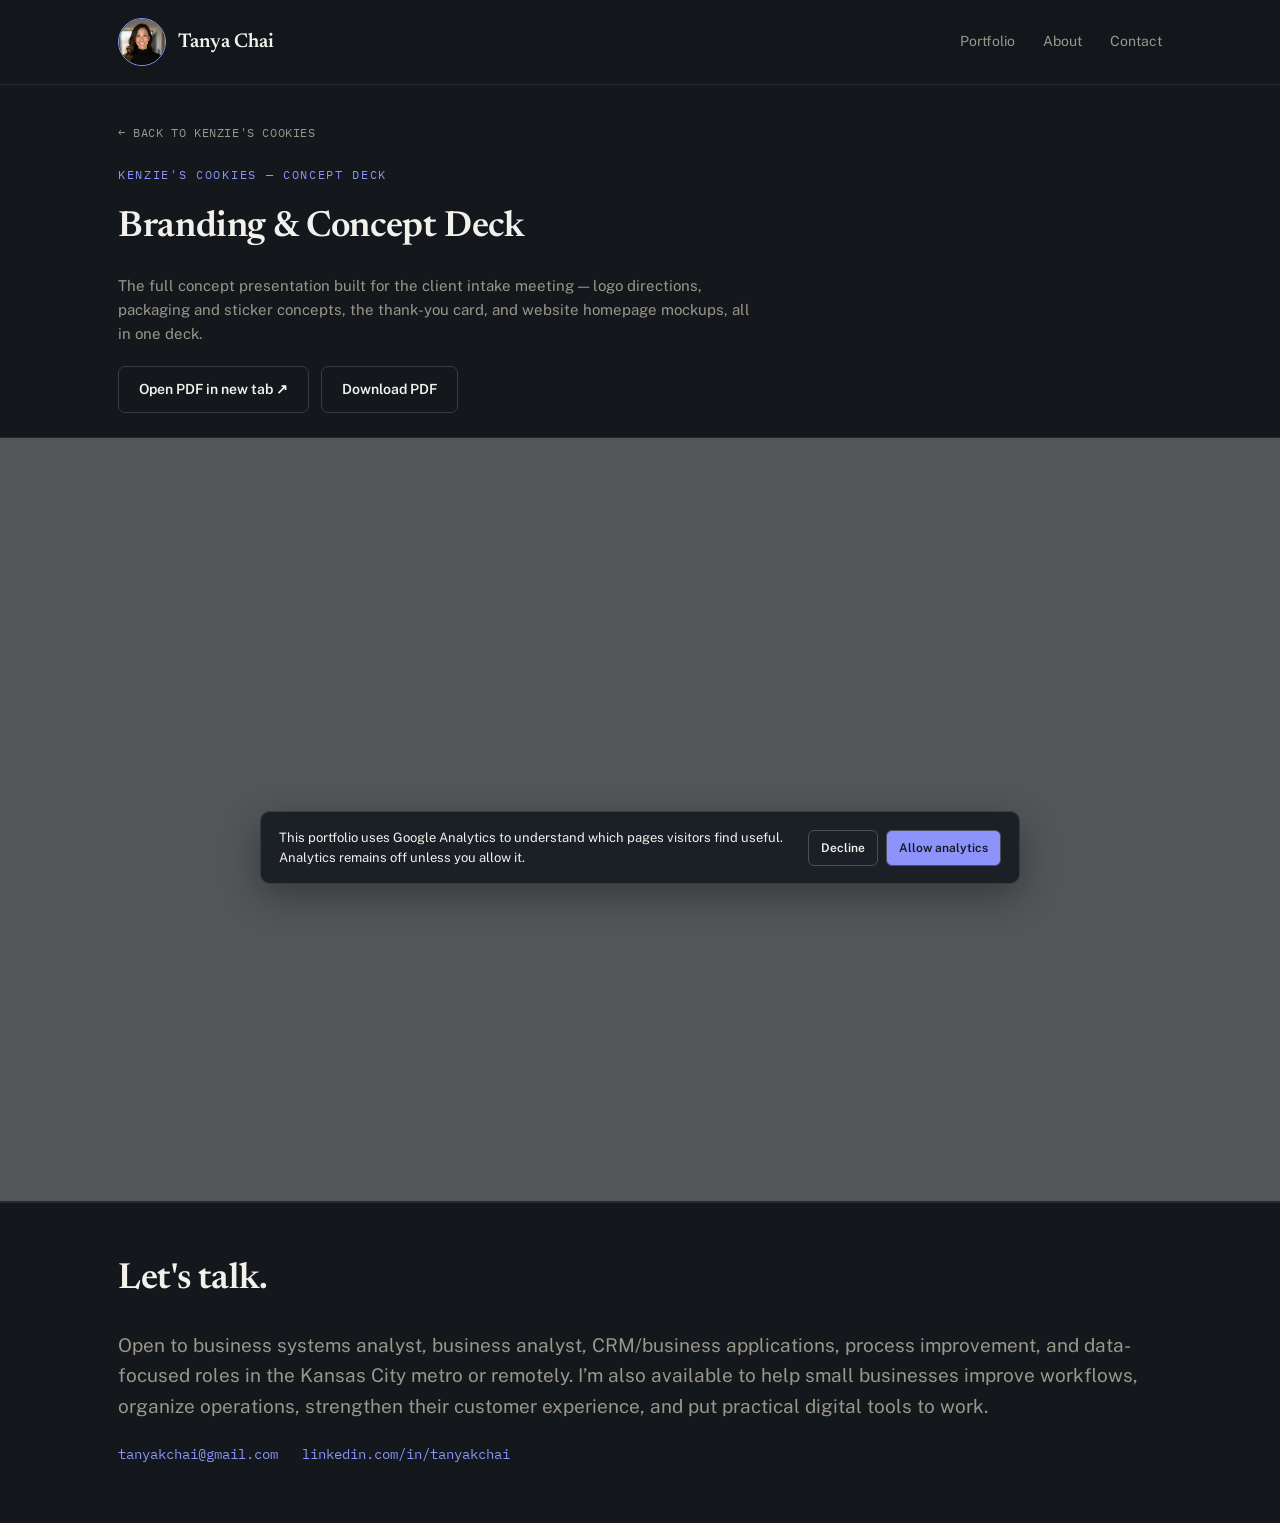
<file: work/kenzies-cookies/branding-concepts.html>
<!DOCTYPE html>
<html lang="en">
<head>
<script defer src="/analytics.js"></script>
<meta charset="UTF-8">
<meta name="viewport" content="width=device-width, initial-scale=1.0">
<link rel="icon" href="/favicon.svg" type="image/svg+xml">
<link rel="apple-touch-icon" href="/favicon-180.png">
<title>Branding Concept Deck — Kenzie's Cookies — Tanya Chai</title>
<meta name="color-scheme" content="dark">
<link rel="preconnect" href="https://fonts.googleapis.com">
<link href="https://fonts.googleapis.com/css2?family=Newsreader:ital,wght@0,500;0,600;1,500&family=Public+Sans:wght@400;500;600&family=IBM+Plex+Mono:wght@400;500&display=swap" rel="stylesheet">
<style>
/* ===================================================================
   Tanya Chai — Portfolio design system
   Palette:  ink #14171C · raised #1B1F26 · paper #F2F1EC
             muted #9A9689 · accent #8C93FA · line #262A32
   Type:     Newsreader (display) · Public Sans (body) · IBM Plex Mono (data)
   Signature: the "stamp" — a rotated, hand-stamped credential mark used
              to state status (Shipped / In progress / Verified) — because
              the throughline of this work is not claiming something is
              done until it's proven to be.
=================================================================== */

:root{
  color-scheme: dark;
  --ink:#14171C;
  --ink-raised:#1B1F26;
  --paper:#F2F1EC;
  --muted:#9A9689;
  --muted-dim:#6B6860;
  --accent:#8C93FA;
  --accent-dim:rgba(140,147,250,0.16);
  --line:#262A32;
  --line-strong:#363B45;
  --radius:10px;
  --font-display:'Newsreader', Georgia, serif;
  --font-body:'Public Sans', -apple-system, sans-serif;
  --font-mono:'IBM Plex Mono', ui-monospace, monospace;
  --max:1100px;
}

*{box-sizing:border-box;}
html{scroll-behavior:smooth; background:var(--ink) !important;}
@media (prefers-reduced-motion: reduce){ html{scroll-behavior:auto;} *{animation:none !important; transition:none !important;} }

body{
  margin:0;
  min-height:100vh;
  background:var(--ink) !important;
  color:var(--paper);
  font-family:var(--font-body);
  font-size:17px;
  line-height:1.65;
  -webkit-font-smoothing:antialiased;
}

a{color:inherit;}
img{max-width:100%; display:block;}

.wrap{max-width:var(--max); margin:0 auto; padding:0 28px;}

/* ---------- Type ---------- */
h1,h2,h3{font-family:var(--font-display); font-weight:600; margin:0; letter-spacing:-0.01em;}
.eyebrow{
  font-family:var(--font-mono); font-size:12px; letter-spacing:0.14em; text-transform:uppercase;
  color:var(--accent); margin:0 0 14px;
}
.lede{color:var(--muted); font-size:19px; line-height:1.6; max-width:640px;}
.mono{font-family:var(--font-mono);}

/* ---------- Nav ---------- */
header.site{
  position:sticky; top:0; z-index:20;
  background:rgba(20,23,28,0.88); backdrop-filter:blur(6px);
  border-bottom:1px solid var(--line);
}
header.site .wrap{display:flex; align-items:center; justify-content:space-between; padding-top:18px; padding-bottom:18px;}
.wordmark{
  display:flex; align-items:center; justify-content:center;
  width:40px; height:40px; border-radius:50%;
  border:1.5px solid var(--accent); color:var(--accent);
  font-family:var(--font-display); font-weight:600; font-size:14px; letter-spacing:0;
  text-decoration:none;
}
.wordmark{width:auto; height:auto; border:0; border-radius:0; gap:12px; color:var(--paper);}
.site-avatar{width:48px; height:48px; border-radius:50%; border:1.5px solid var(--accent); object-fit:cover; object-position:50% 42%;}
.site-name{font-family:var(--font-display); font-size:20px; font-weight:600; line-height:1;}
nav.primary{display:flex; gap:28px; font-size:14px;}
nav.primary a{text-decoration:none; color:var(--muted);}
nav.primary a:hover, nav.primary a:focus-visible{color:var(--paper);}

/* ---------- Hero ---------- */
.hero{padding:96px 0 36px;}
.hero-intro{display:flex; align-items:center; gap:16px; margin-bottom:32px;}
.avatar{
  width:68px; height:68px; border-radius:50%; flex-shrink:0; position:relative;
  border:2px solid var(--accent); overflow:hidden; background:var(--ink-raised);
}
.avatar img{width:100%; height:100%; object-fit:cover; display:block;}
.avatar-fallback{
  display:none; position:absolute; inset:0; align-items:center; justify-content:center;
  font-family:var(--font-display); font-weight:600; font-size:23px; color:var(--accent);
}
.avatar.no-photo img{display:none;}
.avatar.no-photo .avatar-fallback{display:flex;}
.intro-name{font-family:var(--font-display); font-size:23px; font-weight:600; margin:0;}
.hero h1{font-size:clamp(34px, 5.4vw, 58px); line-height:1.08; max-width:820px; margin-bottom:22px;}
.hero h1 em{color:var(--accent); font-style:italic;}

/* ---------- Stamp (signature element) ---------- */
.stamp{
  display:inline-flex; align-items:center; gap:7px;
  font-family:var(--font-mono); font-size:11px; letter-spacing:0.1em; text-transform:uppercase;
  border:1px solid var(--accent); color:var(--accent);
  padding:5px 11px; border-radius:3px;
  transform:rotate(-2deg);
  background:var(--accent-dim);
}
.stamp.dim{border-color:var(--line-strong); color:var(--muted); background:transparent; transform:rotate(1.4deg);}
.stamp::before{content:"";}

/* ---------- Sections ---------- */
section{padding:52px 0;}
#work{padding-top:16px;}
#work{padding-top:16px;}
.section-head{display:flex; align-items:baseline; justify-content:space-between; gap:20px; margin-bottom:32px; flex-wrap:wrap;}
.section-head h2{font-size:clamp(24px,3vw,32px);}

hr.rule{border:none; border-top:1px solid var(--line); margin:0;}

/* ---------- Featured project card ---------- */
.feature{
  display:grid; grid-template-columns:1.1fr 0.9fr; gap:40px;
  background:var(--ink-raised); border:1px solid var(--line);
  border-radius:16px; padding:40px; align-items:stretch;
}
.feature img{width:100%; height:100%; min-height:280px; object-fit:cover; border-radius:8px; border:1px solid var(--line);}
.feature h3{font-size:clamp(24px,3vw,30px); margin-bottom:10px;}
.feature p{color:var(--muted); margin:0 0 20px;}
.tags{display:flex; flex-wrap:wrap; gap:8px; margin-bottom:24px;}
.tag{
  font-family:var(--font-mono); font-size:11px; letter-spacing:0.05em; text-transform:uppercase;
  border:1px solid var(--line-strong); color:var(--muted); padding:4px 10px; border-radius:20px;
}

/* ---------- Buttons ---------- */
.btn{
  display:inline-flex; align-items:center; gap:8px;
  font-family:var(--font-body); font-size:14px; font-weight:600;
  padding:11px 20px; border-radius:7px; text-decoration:none;
  border:1px solid var(--accent); color:var(--ink); background:var(--accent);
  transition:transform 0.15s ease, background 0.15s ease;
}
.btn:hover, .btn:focus-visible{background:#A6ACFC; transform:translateY(-1px);}
.btn.ghost{background:transparent; color:var(--paper); border-color:var(--line-strong);}
.btn.ghost:hover, .btn.ghost:focus-visible{border-color:var(--accent); color:var(--accent); background:transparent;}
.btn-row{display:flex; gap:12px; flex-wrap:wrap;}

/* ---------- Category grid ---------- */
.cat-grid{display:grid; grid-template-columns:repeat(auto-fit, minmax(220px,1fr)); gap:16px;}
.cat-card{
  display:block; text-decoration:none; color:inherit;
  border:1px solid var(--line); border-radius:12px; padding:24px;
  background:var(--ink-raised); transition:border-color 0.15s ease, transform 0.15s ease;
}
a.cat-card:hover, a.cat-card:focus-visible{border-color:var(--accent); transform:translateY(-2px);}
.cat-card.empty{opacity:0.55; cursor:default;}
.cat-card h3{font-family:var(--font-body); font-weight:600; font-size:16px; margin:14px 0 4px;}
.cat-card .count{font-family:var(--font-mono); font-size:12px; color:var(--muted-dim);}
.cat-icon{font-size:22px; color:var(--accent);}

/* ---------- Footer ---------- */
footer.site{border-top:1px solid var(--line); padding:48px 0 56px; margin-top:0;}
footer.site h2{font-size:clamp(26px,3.4vw,36px); margin-bottom:14px;}
.contact-row{display:flex; gap:24px; flex-wrap:wrap; margin-top:22px; font-family:var(--font-mono); font-size:14px;}
.contact-row a{text-decoration:none; color:var(--accent); border-bottom:1px solid transparent;}
.contact-row a:hover, .contact-row a:focus-visible{color:var(--accent); border-color:var(--accent);}
.fineprint{color:var(--muted-dim); font-size:12px; margin-top:40px;}

/* ---------- Reveal-on-scroll ---------- */
.reveal{opacity:0; transform:translateY(14px); transition:opacity 0.5s ease, transform 0.5s ease;}
.reveal.in{opacity:1; transform:none;}

/* ---------- Case study page ---------- */
.case-header{padding:44px 0 20px;}
.case-header + .case-body{padding-top:36px;}
.back-link{font-family:var(--font-mono); font-size:12px; letter-spacing:0.05em; text-transform:uppercase; color:var(--muted); text-decoration:none;}
.back-link:hover, .back-link:focus-visible{color:var(--accent);}
.meta-row{display:flex; flex-direction:column; gap:18px; margin-top:28px; padding-top:24px; border-top:1px solid var(--line);}
.meta-item .eyebrow{margin-bottom:6px;}
.meta-item p{margin:0; font-size:15px;}
.case-body h2{font-size:24px; margin-bottom:16px;}
.case-body p{color:var(--paper); max-width:720px;}
.case-body p.muted{color:var(--muted);}
.decision{margin-bottom:28px;}
.decision .eyebrow{margin-bottom:8px;}
.artifact-list{display:grid; grid-template-columns:repeat(auto-fit, minmax(240px,1fr)); gap:14px; margin-top:20px;}
.artifact{
  border:1px solid var(--line); border-radius:10px; padding:18px 20px;
  text-decoration:none; color:var(--paper); background:var(--ink-raised);
  transition:border-color 0.15s ease;
}
.artifact:hover, .artifact:focus-visible{border-color:var(--accent);}
.artifact .kind{font-family:var(--font-mono); font-size:11px; color:var(--muted-dim); text-transform:uppercase; letter-spacing:0.06em;}
.artifact .name{font-weight:600; margin-top:6px; font-size:15px;}

/* ---------- In-site document viewer ---------- */
.pdf-embed-wrap{width:100%; height:85vh; border-top:1px solid var(--line); border-bottom:1px solid var(--line); background:#525659; position:relative;}
.pdf-embed-wrap iframe{width:100%; height:100%; border:none; display:block;}
.pdf-embed-wrap .shot-fallback{position:absolute; inset:0; background:var(--ink-raised); color:var(--muted-dim);}

/* ---------- Screenshot / asset frames (with graceful placeholder fallback) ---------- */
.shot-frame{
  border-radius:10px; border:1px solid var(--line); overflow:hidden;
  background:var(--ink-raised); position:relative; margin-top:20px;
}
.shot-frame img{width:100%; display:block;}
.shot-fallback{
  display:none; align-items:center; justify-content:center; min-height:260px;
  color:var(--muted-dim); font-family:var(--font-mono); font-size:12px;
  text-align:center; padding:20px; line-height:1.6;
}
.shot-frame video{width:100%; display:block; background:#000;}
.shot-frame.no-shot img{display:none;}
.shot-frame.no-shot video{display:none;}
.shot-frame.no-shot .shot-fallback{display:flex;}

.logo-card{
  border-radius:10px; background:var(--paper); padding:48px;
  display:flex; align-items:center; justify-content:center;
  min-height:180px; margin-top:20px; position:relative;
}
.logo-card img{max-width:280px; max-height:120px; display:block;}
.logo-card .shot-fallback{color:var(--muted-dim); min-height:auto;}
.logo-card.no-shot img{display:none;}
.logo-card.no-shot .shot-fallback{display:flex;}

.logo-circle-frame{
  display:flex; align-items:center; justify-content:center;
  height:100%; min-height:220px;
}
.logo-circle-frame img{width:100%; max-width:260px; aspect-ratio:1/1; border-radius:50%; display:block; object-fit:cover;}
.logo-circle-frame .shot-fallback{color:var(--muted-dim); min-height:auto;}
.logo-circle-frame.no-shot img{display:none;}
.logo-circle-frame.no-shot .shot-fallback{display:flex;}

.brand-grid{display:grid; grid-template-columns:repeat(3, 1fr); gap:16px; margin-top:20px;}
.logo-card.plain img{max-width:100%; max-height:100%; width:100%; height:auto;}
.logo-card.plain{padding:0; overflow:hidden;}
.brand-caption{
  font-family:var(--font-mono); font-size:11px; letter-spacing:0.06em; text-transform:uppercase;
  color:var(--muted-dim); text-align:center; margin-top:10px;
}
@media (max-width:640px){ .brand-grid{grid-template-columns:1fr;} }

/* ---------- Focus ---------- */
a:focus-visible, button:focus-visible{outline:2px solid var(--accent); outline-offset:2px;}

/* ---------- Responsive ---------- */
@media (max-width:820px){
  .feature{grid-template-columns:1fr;}
  .hero{padding:64px 0 48px;}
  nav.primary{gap:18px;}
}
@media (max-width:560px){
  .wrap{padding:0 20px;}
  section{padding:40px 0;}
  .meta-row{gap:20px;}
  .site-avatar{width:42px; height:42px;} .site-name{font-size:17px;} header.site .wrap{padding-top:12px; padding-bottom:12px;} nav.primary{gap:12px; font-size:13px;}
}

</style>
</head>
<body style="background:#14171C; color:#F2F1EC;">

<header class="site">
  <div class="wrap">
    <a class="wordmark" href="../../index.html" aria-label="Tanya Chai — home"><img class="site-avatar" src="../../headshot.png" alt=""><span class="site-name">Tanya Chai</span></a>
    <nav class="primary">
      <a href="../../index.html#portfolio">Portfolio</a>
      <a href="../../about.html">About</a>
      <a href="../../index.html#contact">Contact</a>
    </nav>
  </div>
</header>

<div class="wrap" style="padding-top:32px;">
  <a class="back-link" href="index.html">← Back to Kenzie's Cookies</a>
  <p class="eyebrow" style="margin-top:20px;">Kenzie's Cookies — Concept deck</p>
  <h1 style="font-size:clamp(26px,3.6vw,36px); margin-bottom:16px;">Branding &amp; Concept Deck</h1>
  <p class="lede" style="font-size:15px; margin-bottom:20px;">The full concept presentation built for the client intake meeting — logo directions, packaging and sticker concepts, the thank-you card, and website homepage mockups, all in one deck.</p>
  <div class="btn-row" style="margin-bottom:24px;">
    <a class="btn ghost" href="branding-concepts.pdf" target="_blank" rel="noopener noreferrer">Open PDF in new tab ↗</a>
    <a class="btn ghost" href="branding-concepts.pdf" download>Download PDF</a>
  </div>
</div>

<div class="pdf-embed-wrap">
  <iframe id="pdf-frame" title="Kenzie's Cookies Branding Concept Deck"></iframe>
  <div class="shot-fallback" id="pdf-fallback" style="display:none;">Add the concept deck PDF here (branding-concepts.pdf)</div>
</div>

<script>
fetch('branding-concepts.pdf', { method: 'HEAD' }).then(function (r) {
  if (r.ok) {
    document.getElementById('pdf-frame').src = 'branding-concepts.pdf';
  } else {
    throw new Error('missing');
  }
}).catch(function () {
  document.getElementById('pdf-frame').style.display = 'none';
  document.getElementById('pdf-fallback').style.display = 'flex';
});
</script>

<footer class="site" id="contact">
  <div class="wrap">
    <h2>Let's talk.</h2>
    <p class="lede" style="max-width:none;">Open to business systems analyst, business analyst, CRM/business applications, process improvement, and data-focused roles in the Kansas City metro or remotely. I’m also available to help small businesses improve workflows, organize operations, strengthen their customer experience, and put practical digital tools to work.</p>
    <div class="contact-row">
      <a href="mailto:tanyakchai@gmail.com">tanyakchai@gmail.com</a>
      <a href="https://www.linkedin.com/in/tanyakchai/">linkedin.com/in/tanyakchai</a>
    </div>
  </div>
</footer>

</body>
</html>
</file>
